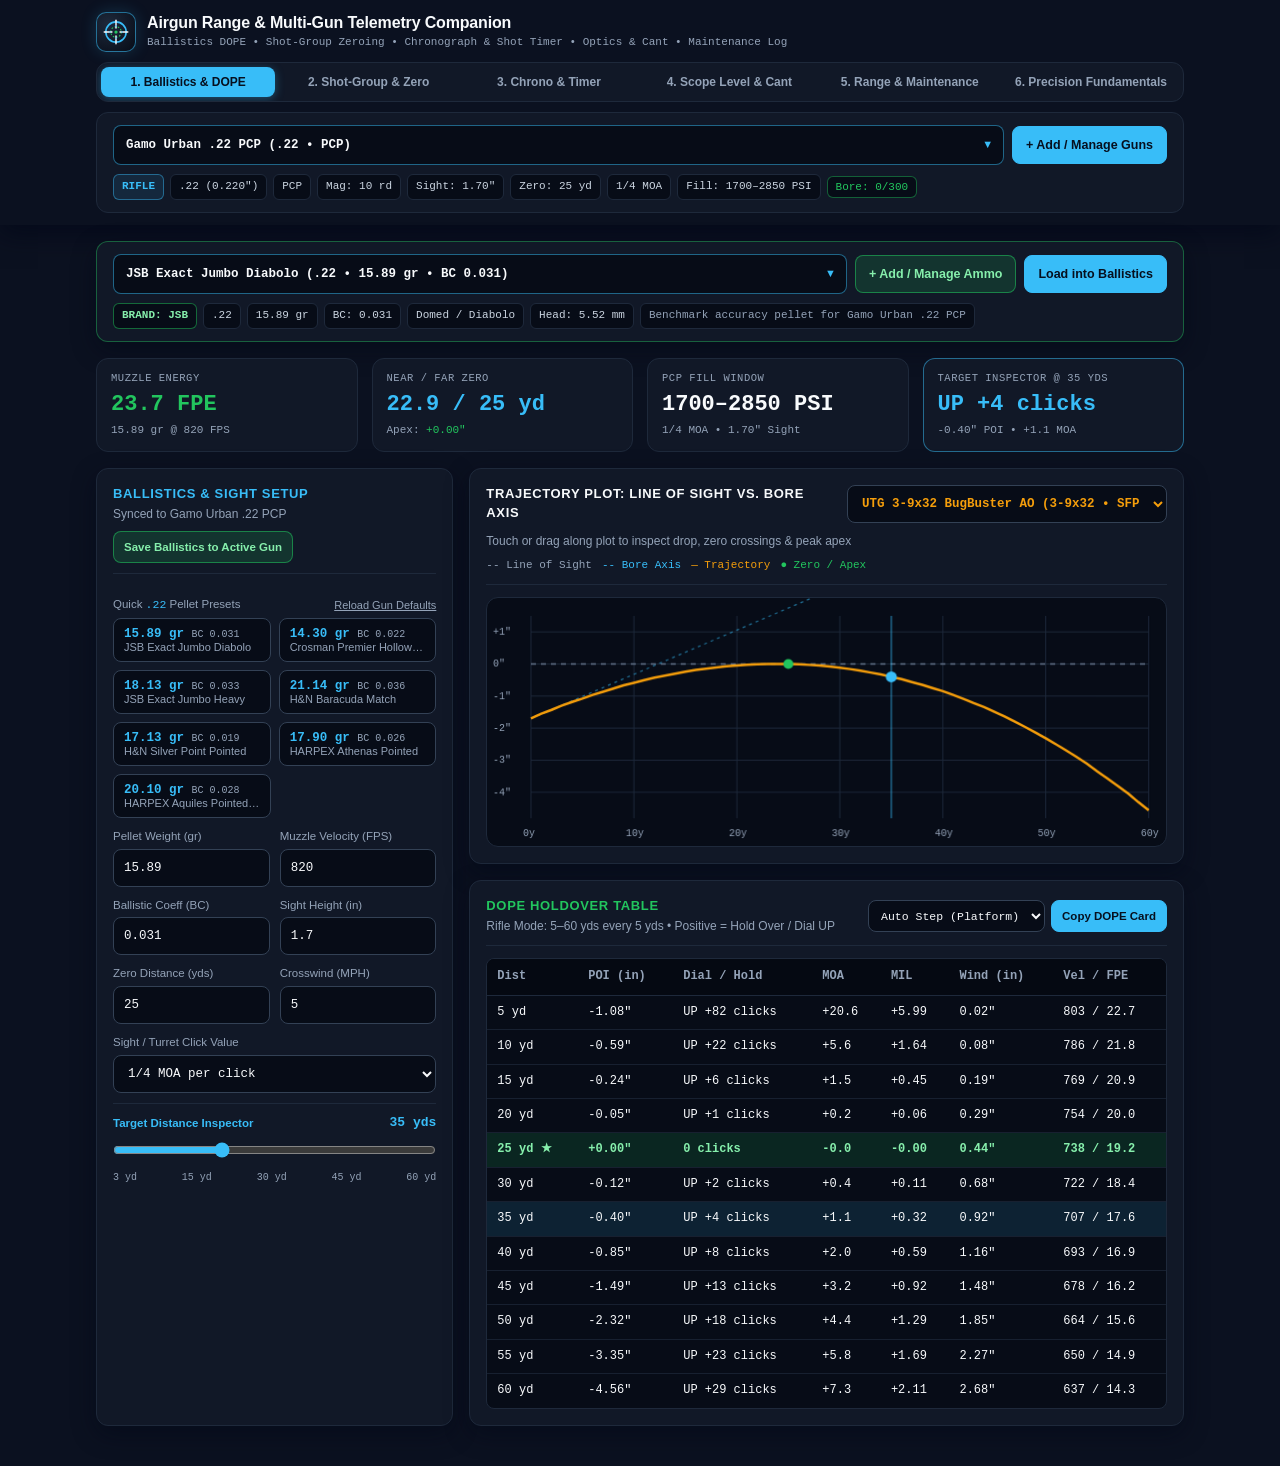
<file: index.html>
<!DOCTYPE html>
<html lang="en">
<head>
  <meta charset="UTF-8" />
  <meta name="viewport" content="width=device-width, initial-scale=1.0, maximum-scale=5.0" />
  <title>Airgun Range &amp; Multi-Gun Telemetry Companion</title>
  <style>
    /* =========================================================================
       1. DESIGN TOKENS & PURE VANILLA CSS FOUNDATION (ZERO EXTERNAL CDNS)
       ========================================================================= */
    :root {
      --bg-deep: #0b1120;
      --bg-card: #111827;
      --bg-card-elevated: #162033;
      --bg-inset: #070c17;
      --border-subtle: #1e293b;
      --border-strong: #334155;
      --text-main: #f8fafc;
      --text-secondary: #cbd5e1;
      --text-muted: #94a3b8;
      --accent-sky: #38bdf8;
      --accent-emerald: #22c55e;
      --accent-amber: #f59e0b;
      --accent-amber-hover: #fbbf24;
      --accent-rose: #f43f5e;
      --font-sans: -apple-system, BlinkMacSystemFont, "Segoe UI", Roboto, Oxygen, Ubuntu, Cantarell, "Helvetica Neue", sans-serif;
      --font-mono: ui-monospace, SFMono-Regular, Menlo, Monaco, Consolas, "Liberation Mono", "Courier New", monospace;
      --radius-sm: 8px;
      --radius-md: 12px;
      --radius-lg: 16px;
      --shadow-card: 0 8px 24px rgba(2, 6, 23, 0.45);
    }

    *, *::before, *::after {
      box-sizing: border-box;
      margin: 0;
      padding: 0;
    }

    html, body {
      background-color: #0b1120;
      color: var(--text-main);
      font-family: var(--font-sans);
      line-height: 1.45;
      margin: 0;
      padding: 0;
      overflow-x: hidden;
      min-height: 100vh;
      -webkit-tap-highlight-color: transparent;
    }

    .mono {
      font-family: var(--font-mono);
      font-variant-numeric: tabular-nums;
    }

    .hidden {
      display: none !important;
    }

    /* Custom Scrollbars */
    ::-webkit-scrollbar {
      width: 6px;
      height: 6px;
    }
    ::-webkit-scrollbar-track {
      background: var(--bg-deep);
    }
    ::-webkit-scrollbar-thumb {
      background: var(--border-strong);
      border-radius: 999px;
    }

    /* =========================================================================
       2. UNIFIED STICKY TOP CHROME & ALIGNED GARAGE CARD
       ========================================================================= */
    .app-shell {
      display: flex;
      flex-direction: column;
      min-height: 100vh;
      background: #0b1120;
    }

    .sticky-top-chrome {
      background: #0b1120;
      border-bottom: none;
      box-shadow: 0 8px 24px rgba(2, 6, 23, 0.65);
    }

    .sticky-top-inner {
      max-width: 1120px;
      width: 100%;
      margin: 0 auto;
      padding: 12px 16px;
      display: flex;
      flex-direction: column;
      gap: 10px;
    }

    .header-top-row {
      display: flex;
      align-items: center;
      justify-content: space-between;
      gap: 12px;
    }

    .header-brand {
      display: flex;
      align-items: center;
      gap: 11px;
      min-width: 0;
    }

    .brand-logo {
      width: 40px;
      height: 40px;
      border-radius: 10px;
      background: radial-gradient(circle at 30% 30%, #1e293b 0%, #070c17 100%);
      border: 1px solid rgba(56, 189, 248, 0.55);
      box-shadow: 0 0 16px rgba(56, 189, 248, 0.18);
      display: flex;
      align-items: center;
      justify-content: center;
      flex-shrink: 0;
    }

    .brand-title {
      font-size: 16px;
      font-weight: 800;
      letter-spacing: -0.01em;
      color: var(--text-main);
      line-height: 1.2;
    }

    .brand-subtitle {
      font-family: var(--font-mono);
      font-size: 11px;
      color: var(--text-muted);
      margin-top: 2px;
      white-space: nowrap;
      overflow: hidden;
      text-overflow: ellipsis;
    }

    /* 5-Tab Navigation Strip Inside Sticky Top Inner */
    .primary-nav {
      display: flex;
      align-items: center;
      gap: 6px;
      background: #111827;
      padding: 4px;
      border-radius: var(--radius-md);
      border: 1px solid #1e293b;
      overflow-x: auto;
      scrollbar-width: none;
    }

    .primary-nav::-webkit-scrollbar {
      display: none;
    }

    .nav-btn {
      flex: 1;
      border: none;
      background: transparent;
      color: var(--text-muted);
      font-family: var(--font-sans);
      font-size: 12px;
      font-weight: 600;
      padding: 8px 12px;
      border-radius: var(--radius-sm);
      cursor: pointer;
      transition: all 0.15s ease;
      white-space: nowrap;
      text-align: center;
    }

    .nav-btn:hover {
      color: var(--text-main);
      background: rgba(56, 189, 248, 0.08);
    }

    .nav-btn.active {
      background: var(--accent-sky);
      color: #06101f;
      font-weight: 700;
      box-shadow: 0 2px 10px rgba(56, 189, 248, 0.35);
    }

    /* Contained Rounded Active Airgun Garage Card (Flush with 1120px inner container) */
    .garage-bar {
      background: #111827;
      border: 1px solid #1e293b;
      border-radius: 12px;
      padding: 12px 16px;
      display: flex;
      flex-direction: column;
      gap: 9px;
    }

    .garage-top-row {
      display: flex;
      flex-wrap: wrap;
      align-items: center;
      justify-content: space-between;
      gap: 10px;
    }

    .garage-selector-group {
      display: flex;
      align-items: center;
      gap: 8px;
      flex: 1;
      min-width: 240px;
    }

    .garage-select-wrap {
      position: relative;
      flex: 1;
      min-width: 0;
    }

    .garage-select {
      width: 100%;
      min-height: 40px;
      padding: 7px 32px 7px 12px;
      border-radius: var(--radius-sm);
      background: var(--bg-inset);
      border: 1px solid rgba(56, 189, 248, 0.5);
      color: var(--text-main);
      font-family: var(--font-mono);
      font-size: 12.5px;
      font-weight: 600;
      cursor: pointer;
      appearance: none;
      text-overflow: ellipsis;
    }

    .garage-select:focus {
      outline: 2px solid var(--accent-sky);
      outline-offset: 1px;
    }

    .garage-select-arrow {
      position: absolute;
      right: 11px;
      top: 50%;
      transform: translateY(-50%);
      pointer-events: none;
      color: var(--accent-sky);
      font-size: 11px;
    }

    .garage-badges {
      display: flex;
      flex-wrap: wrap;
      align-items: center;
      gap: 6px;
    }

    .spec-badge {
      display: inline-flex;
      align-items: center;
      gap: 5px;
      padding: 4px 8px;
      border-radius: 6px;
      background: var(--bg-inset);
      border: 1px solid #1e293b;
      font-family: var(--font-mono);
      font-size: 11px;
      color: var(--text-secondary);
      white-space: nowrap;
    }

    .spec-badge.platform-rifle {
      border-color: rgba(56, 189, 248, 0.45);
      color: var(--accent-sky);
      background: rgba(56, 189, 248, 0.1);
      font-weight: 700;
    }

    .spec-badge.platform-pistol {
      border-color: rgba(34, 197, 94, 0.5);
      color: var(--accent-emerald);
      background: rgba(34, 197, 94, 0.1);
      font-weight: 700;
    }

    .spec-badge.bore-alert {
      cursor: pointer;
      border-color: rgba(34, 197, 94, 0.45);
      color: var(--accent-emerald);
    }

    .spec-badge.bore-alert.due {
      border-color: rgba(244, 63, 94, 0.7);
      color: #fda4af;
      background: rgba(244, 63, 94, 0.14);
    }

    /* Compact Mobile Styles for Sticky Top Chrome */
    @media (max-width: 640px) {
      .sticky-top-inner {
        padding: 8px 10px;
        gap: 6px;
      }
      .brand-logo {
        width: 32px;
        height: 32px;
      }
      .brand-logo svg {
        width: 20px;
        height: 20px;
      }
      .brand-title {
        font-size: 13.5px;
      }
      .brand-subtitle {
        font-size: 9.5px;
      }
      .primary-nav {
        padding: 3px;
        gap: 4px;
      }
      .nav-btn {
        font-size: 11px;
        padding: 6px 9px;
      }
      .garage-bar {
        padding: 8px 10px;
        gap: 6px;
      }
      .garage-select {
        min-height: 34px;
        font-size: 11.5px;
        padding: 5px 26px 5px 9px;
      }
      .garage-manage-btn {
        min-height: 34px !important;
        padding: 5px 10px !important;
        font-size: 11.5px !important;
      }
      .spec-badge {
        font-size: 10px;
        padding: 2px 6px;
      }
    }

    /* =========================================================================
       3. MAIN CONTENT CONTAINER (ALIGNED 1120PX WITH STICKY TOP INNER)
       ========================================================================= */
    .main-content {
      flex: 1;
      max-width: 1120px;
      width: 100%;
      margin: 0 auto;
      padding: 16px 16px 40px 16px;
    }

    @media (max-width: 640px) {
      .main-content {
        padding: 12px 10px 32px 10px;
      }
    }

    .stack-md {
      display: flex;
      flex-direction: column;
      gap: 16px;
    }

    .stack-sm {
      display: flex;
      flex-direction: column;
      gap: 10px;
    }

    .card {
      background: #111827;
      border: 1px solid #1e293b;
      border-radius: 12px;
      padding: 16px;
      box-shadow: var(--shadow-card);
    }

    .card-header {
      display: flex;
      flex-wrap: wrap;
      align-items: center;
      justify-content: space-between;
      gap: 8px;
      padding-bottom: 10px;
      margin-bottom: 12px;
      border-bottom: 1px solid #1e293b;
    }

    .card-title {
      font-size: 13px;
      font-weight: 700;
      text-transform: uppercase;
      letter-spacing: 0.05em;
      color: var(--accent-sky);
    }

    .card-title.emerald { color: var(--accent-emerald); }
    .card-title.amber { color: var(--accent-amber); }
    .card-title.white { color: var(--text-main); }

    .card-subtitle {
      font-size: 12px;
      color: var(--text-muted);
      margin-top: 2px;
    }

    /* Responsive Grids */
    .kpi-grid-4 {
      display: grid;
      grid-template-columns: repeat(2, 1fr);
      gap: 10px;
    }
    @media (min-width: 768px) {
      .kpi-grid-4 {
        grid-template-columns: repeat(4, 1fr);
        gap: 14px;
      }
    }

    .kpi-grid-6 {
      display: grid;
      grid-template-columns: repeat(2, 1fr);
      gap: 10px;
    }
    @media (min-width: 640px) {
      .kpi-grid-6 {
        grid-template-columns: repeat(3, 1fr);
      }
    }
    @media (min-width: 960px) {
      .kpi-grid-6 {
        grid-template-columns: repeat(6, 1fr);
      }
    }

    .split-layout {
      display: grid;
      grid-template-columns: 1fr;
      gap: 16px;
    }
    @media (min-width: 920px) {
      .split-layout.ratio-4-8 {
        grid-template-columns: 4fr 8fr;
      }
      .split-layout.ratio-5-7 {
        grid-template-columns: 5fr 7fr;
      }
      .split-layout.ratio-6-6 {
        grid-template-columns: 1fr 1fr;
      }
    }

    .kpi-box {
      background: #111827;
      border: 1px solid #1e293b;
      border-radius: 12px;
      padding: 12px 14px;
    }

    .kpi-box.highlight-sky {
      border-color: rgba(56, 189, 248, 0.5);
    }

    .kpi-label {
      font-family: var(--font-mono);
      font-size: 10.5px;
      text-transform: uppercase;
      letter-spacing: 0.05em;
      color: var(--text-muted);
    }

    .kpi-val {
      font-family: var(--font-mono);
      font-size: 20px;
      font-weight: 700;
      margin-top: 3px;
      color: var(--text-main);
    }
    @media (min-width: 640px) {
      .kpi-val { font-size: 22px; }
    }

    .kpi-sub {
      font-family: var(--font-mono);
      font-size: 11px;
      color: var(--text-muted);
      margin-top: 2px;
    }

    /* Buttons */
    .btn {
      display: inline-flex;
      align-items: center;
      justify-content: center;
      gap: 6px;
      min-height: 38px;
      padding: 7px 13px;
      border-radius: var(--radius-sm);
      font-family: var(--font-sans);
      font-size: 12.5px;
      font-weight: 600;
      border: 1px solid var(--border-strong);
      background: var(--bg-inset);
      color: var(--text-main);
      cursor: pointer;
      transition: all 0.15s ease;
      text-decoration: none;
      user-select: none;
    }

    .btn:hover {
      border-color: var(--accent-sky);
      background: #0f172a;
    }

    .btn:active {
      transform: translateY(1px);
    }

    .btn-sky {
      background: var(--accent-sky);
      border-color: var(--accent-sky);
      color: #06101f;
      font-weight: 700;
    }
    .btn-sky:hover {
      background: #7dd3fc;
      border-color: #7dd3fc;
    }

    .btn-emerald {
      background: rgba(34, 197, 94, 0.16);
      border-color: rgba(34, 197, 94, 0.55);
      color: #86efac;
    }
    .btn-emerald:hover {
      background: rgba(34, 197, 94, 0.26);
      border-color: var(--accent-emerald);
    }

    .btn-amber {
      background: rgba(245, 158, 11, 0.15);
      border-color: rgba(245, 158, 11, 0.55);
      color: #fcd34d;
    }
    .btn-amber:hover {
      background: rgba(245, 158, 11, 0.25);
      border-color: var(--accent-amber);
    }

    .btn-danger {
      background: rgba(244, 63, 94, 0.12);
      border-color: rgba(244, 63, 94, 0.45);
      color: #fda4af;
    }
    .btn-danger:hover {
      background: rgba(244, 63, 94, 0.24);
      border-color: var(--accent-rose);
    }

    .btn-sm {
      min-height: 32px;
      padding: 5px 10px;
      font-size: 11.5px;
    }

    .btn-full {
      width: 100%;
    }

    /* Forms */
    .form-grid-2 {
      display: grid;
      grid-template-columns: 1fr 1fr;
      gap: 10px;
    }

    .form-grid-3 {
      display: grid;
      grid-template-columns: repeat(3, 1fr);
      gap: 8px;
    }

    .field-group {
      display: flex;
      flex-direction: column;
      gap: 4px;
    }

    .field-label {
      font-size: 11.5px;
      font-weight: 500;
      color: var(--text-muted);
    }

    .input, .select, .textarea {
      width: 100%;
      min-height: 38px;
      padding: 7px 10px;
      border-radius: var(--radius-sm);
      background: var(--bg-inset);
      border: 1px solid var(--border-strong);
      color: var(--text-main);
      font-family: var(--font-mono);
      font-size: 12.5px;
    }

    .textarea {
      min-height: 62px;
      resize: vertical;
    }

    .input:focus, .select:focus, .textarea:focus {
      outline: none;
      border-color: var(--accent-sky);
      box-shadow: 0 0 0 2px rgba(56, 189, 248, 0.2);
    }

    input[type="range"] {
      width: 100%;
      accent-color: var(--accent-sky);
      height: 28px;
      cursor: pointer;
    }

    /* Pellet Preset Chips */
    .preset-grid {
      display: grid;
      grid-template-columns: repeat(auto-fit, minmax(115px, 1fr));
      gap: 8px;
    }

    .preset-chip {
      text-align: left;
      padding: 8px 10px;
      border-radius: var(--radius-sm);
      background: var(--bg-inset);
      border: 1px solid var(--border-strong);
      color: var(--text-main);
      cursor: pointer;
      transition: all 0.15s ease;
    }

    .preset-chip:hover {
      border-color: var(--accent-sky);
      background: #0f172a;
    }

    .preset-chip-wt {
      font-family: var(--font-mono);
      font-size: 12.5px;
      font-weight: 700;
      color: var(--accent-sky);
    }

    .preset-chip-name {
      font-size: 11px;
      color: var(--text-muted);
      white-space: nowrap;
      overflow: hidden;
      text-overflow: ellipsis;
    }

    /* Tables */
    .table-wrap {
      width: 100%;
      overflow-x: auto;
      border-radius: var(--radius-sm);
      border: 1px solid #1e293b;
      background: var(--bg-inset);
    }

    table {
      width: 100%;
      border-collapse: collapse;
      font-family: var(--font-mono);
      font-size: 12px;
      font-variant-numeric: tabular-nums;
      text-align: left;
    }

    th {
      padding: 9px 10px;
      background: #050912;
      color: var(--text-muted);
      font-weight: 600;
      border-bottom: 1px solid #1e293b;
      white-space: nowrap;
    }

    td {
      padding: 8px 10px;
      border-bottom: 1px solid rgba(30, 41, 59, 0.7);
      white-space: nowrap;
    }

    tr:last-child td {
      border-bottom: none;
    }

    tr:hover td {
      background: rgba(255, 255, 255, 0.03);
    }

    tr.row-zero td {
      background: rgba(34, 197, 94, 0.14);
      color: #86efac;
      font-weight: 700;
    }

    tr.row-selected td {
      background: rgba(56, 189, 248, 0.12);
    }

    /* Canvas Containers */
    .canvas-box {
      width: 100%;
      background: var(--bg-inset);
      border: 1px solid #1e293b;
      border-radius: var(--radius-md);
      position: relative;
      overflow: hidden;
    }

    canvas {
      display: block;
      width: 100%;
      height: 100%;
      touch-action: none;
    }

    /* Step Mode Cards (Target Analyzer) */
    .step-btn {
      width: 100%;
      display: flex;
      align-items: center;
      justify-content: space-between;
      gap: 10px;
      padding: 10px 12px;
      border-radius: var(--radius-sm);
      background: var(--bg-inset);
      border: 1px solid var(--border-strong);
      color: var(--text-secondary);
      text-align: left;
      cursor: pointer;
      transition: all 0.15s ease;
    }

    .step-btn.active {
      background: rgba(56, 189, 248, 0.14);
      border-color: var(--accent-sky);
      color: var(--text-main);
    }

    .step-badge {
      font-family: var(--font-mono);
      font-size: 11px;
      padding: 3px 8px;
      border-radius: 6px;
      background: var(--bg-deep);
      color: var(--accent-sky);
      white-space: nowrap;
    }

    /* Sub-tabs & Segmented Controls */
    .seg-control {
      display: inline-flex;
      background: #111827;
      padding: 4px;
      border-radius: var(--radius-md);
      border: 1px solid #1e293b;
      gap: 4px;
      flex-wrap: wrap;
    }

    .seg-btn {
      padding: 8px 14px;
      border: none;
      border-radius: var(--radius-sm);
      background: transparent;
      color: var(--text-muted);
      font-size: 12px;
      font-weight: 700;
      cursor: pointer;
    }

    .seg-btn.active {
      background: var(--accent-sky);
      color: #06101f;
    }

    /* Spirit Bubble Vial */
    .vial-track {
      position: relative;
      width: 100%;
      max-width: 420px;
      height: 52px;
      margin: 12px auto;
      border-radius: 999px;
      background: var(--bg-inset);
      border: 2px solid var(--border-strong);
      display: flex;
      align-items: center;
      justify-content: center;
      overflow: hidden;
      box-shadow: inset 0 3px 12px rgba(0, 0, 0, 0.75);
    }

    .vial-mark-left, .vial-mark-right {
      position: absolute;
      top: 0;
      bottom: 0;
      width: 2px;
      background: rgba(56, 189, 248, 0.75);
      z-index: 2;
    }
    .vial-mark-left { left: calc(50% - 22px); }
    .vial-mark-right { left: calc(50% + 22px); }

    .vial-center-line {
      position: absolute;
      top: 0;
      bottom: 0;
      left: 50%;
      width: 1px;
      background: rgba(148, 163, 184, 0.35);
      z-index: 2;
    }

    .vial-bubble {
      width: 36px;
      height: 36px;
      border-radius: 50%;
      background: var(--accent-emerald);
      box-shadow: 0 0 18px rgba(34, 197, 94, 0.75);
      transition: transform 0.08s linear, background-color 0.15s ease;
    }

    /* Progress Bars */
    .progress-track {
      width: 100%;
      height: 12px;
      border-radius: 999px;
      background: var(--bg-inset);
      border: 1px solid #1e293b;
      overflow: hidden;
      position: relative;
    }

    .progress-fill {
      height: 100%;
      background: var(--accent-emerald);
      transition: width 0.25s ease, background-color 0.2s ease;
    }

    /* =========================================================================
       4. HIGH-Z-INDEX MODALS (GARAGE & SCOPE DATABASE MANAGERS)
       ========================================================================= */
    .modal-backdrop {
      position: fixed;
      inset: 0;
      background: rgba(2, 6, 23, 0.85);
      backdrop-filter: blur(4px);
      z-index: 1000;
      display: flex;
      align-items: center;
      justify-content: center;
      padding: 12px;
      overflow-y: auto;
    }

    .modal-panel {
      background: #111827;
      border: 1px solid var(--border-strong);
      border-radius: var(--radius-lg);
      width: 100%;
      max-width: 980px;
      max-height: 92vh;
      display: flex;
      flex-direction: column;
      box-shadow: 0 24px 60px rgba(0, 0, 0, 0.75);
      overflow: hidden;
    }

    .modal-header {
      padding: 14px 18px;
      background: var(--bg-inset);
      border-bottom: 1px solid #1e293b;
      display: flex;
      align-items: center;
      justify-content: space-between;
      gap: 10px;
    }

    .modal-body {
      padding: 16px 18px;
      overflow-y: auto;
      display: grid;
      grid-template-columns: 1fr;
      gap: 18px;
    }

    @media (min-width: 860px) {
      .modal-body {
        grid-template-columns: 5fr 7fr;
      }
    }

    .gun-list-card {
      padding: 11px 12px;
      border-radius: var(--radius-sm);
      background: var(--bg-inset);
      border: 1px solid var(--border-strong);
      display: flex;
      flex-direction: column;
      gap: 8px;
    }

    .gun-list-card.is-active {
      border-color: var(--accent-sky);
      background: rgba(56, 189, 248, 0.08);
    }

    .gun-list-actions {
      display: flex;
      flex-wrap: wrap;
      gap: 6px;
    }

    /* Toast Notifications */
    .toast-stack {
      position: fixed;
      top: 14px;
      right: 14px;
      left: 14px;
      z-index: 1100;
      display: flex;
      flex-direction: column;
      align-items: flex-end;
      gap: 8px;
      pointer-events: none;
    }

    .toast-item {
      pointer-events: auto;
      max-width: 400px;
      width: 100%;
      padding: 11px 14px;
      border-radius: var(--radius-sm);
      background: #070c17;
      border: 1px solid var(--accent-sky);
      color: var(--text-main);
      font-size: 12.5px;
      font-weight: 500;
      box-shadow: 0 12px 30px rgba(0, 0, 0, 0.65);
      transition: opacity 0.25s ease, transform 0.25s ease;
    }

    .toast-item.success { border-color: var(--accent-emerald); color: #86efac; }
    .toast-item.error { border-color: var(--accent-rose); color: #fda4af; }
    .toast-item.sky { border-color: var(--accent-sky); color: #7dd3fc; }

    /* Scope Database Bar on Level & Cant Tab */
    .scope-bar-card {
      background: #111827;
      border: 1px solid rgba(56, 189, 248, 0.4);
      border-radius: 12px;
      padding: 12px 16px;
      box-shadow: var(--shadow-card);
      display: flex;
      flex-direction: column;
      gap: 9px;
    }

    /* Ammo & Pellet Database Bar on Ballistics Tab */
    .ammo-bar-card {
      background: #111827;
      border: 1px solid rgba(34, 197, 94, 0.42);
      border-radius: 12px;
      padding: 12px 16px;
      box-shadow: var(--shadow-card);
      display: flex;
      flex-direction: column;
      gap: 9px;
    }

    /* Text Accent Helpers */
    .text-sky { color: var(--accent-sky); }
    .text-emerald { color: var(--accent-emerald); }
    .text-amber { color: var(--accent-amber); }
    .text-rose { color: var(--accent-rose); }
    .text-muted { color: var(--text-muted); }
  </style>
</head>
<body>
  <!-- Toast Notification Stack -->
  <div id="toast-stack" class="toast-stack" aria-live="polite"></div>

  <div class="app-shell">
    <!-- =====================================================================
         1. UNIFIED STICKY TOP CHROME & ALIGNED GARAGE CARD
         ===================================================================== -->
    <header class="sticky-top-chrome">
      <div class="sticky-top-inner">
        <!-- Brand Crosshair Reticle Logo & Title -->
        <div class="header-top-row">
          <div class="header-brand">
            <div class="brand-logo" aria-hidden="true">
              <svg width="26" height="26" viewBox="0 0 32 32" fill="none" xmlns="http://www.w3.org/2000/svg">
                <circle cx="16" cy="16" r="12.5" stroke="#38bdf8" stroke-width="2" />
                <circle cx="16" cy="16" r="6.5" stroke="#22c55e" stroke-width="1.25" stroke-dasharray="2 2" />
                <line x1="16" y1="1.5" x2="16" y2="11" stroke="#f8fafc" stroke-width="1.75" stroke-linecap="round" />
                <line x1="16" y1="21" x2="16" y2="30.5" stroke="#f8fafc" stroke-width="1.75" stroke-linecap="round" />
                <line x1="1.5" y1="16" x2="11" y2="16" stroke="#f8fafc" stroke-width="1.75" stroke-linecap="round" />
                <line x1="21" y1="16" x2="30.5" y2="16" stroke="#f8fafc" stroke-width="1.75" stroke-linecap="round" />
                <circle cx="16" cy="8.5" r="1" fill="#38bdf8" />
                <circle cx="16" cy="23.5" r="1" fill="#38bdf8" />
                <circle cx="8.5" cy="16" r="1" fill="#38bdf8" />
                <circle cx="23.5" cy="16" r="1" fill="#38bdf8" />
                <circle cx="16" cy="16" r="2" fill="#22c55e" />
              </svg>
            </div>
            <div style="min-width:0;">
              <h1 class="brand-title">Airgun Range &amp; Multi-Gun Telemetry Companion</h1>
              <div class="brand-subtitle">Ballistics DOPE • Shot-Group Zeroing • Chronograph &amp; Shot Timer • Optics &amp; Cant • Maintenance Log</div>
            </div>
          </div>
        </div>

        <!-- 5-Tab Navigation Bar -->
        <nav class="primary-nav" aria-label="Primary Telemetry Tabs">
          <button type="button" class="nav-btn active" data-tab="ballistics" onclick="switchTab('ballistics')">1. Ballistics &amp; DOPE</button>
          <button type="button" class="nav-btn" data-tab="target" onclick="switchTab('target')">2. Shot-Group &amp; Zero</button>
          <button type="button" class="nav-btn" data-tab="chrono" onclick="switchTab('chrono')">3. Chrono &amp; Timer</button>
          <button type="button" class="nav-btn" data-tab="level" onclick="switchTab('level')">4. Scope Level &amp; Cant</button>
          <button type="button" class="nav-btn" data-tab="logbook" onclick="switchTab('logbook')">5. Range &amp; Maintenance</button>
          <button type="button" class="nav-btn" data-tab="precision" onclick="switchTab('precision')">6. Precision Fundamentals</button>
        </nav>

        <!-- Contained Rounded Active Airgun Garage Card (Flush with 1120px inner container) -->
        <div class="garage-bar">
          <div class="garage-top-row">
            <div class="garage-selector-group">
              <div class="garage-select-wrap">
                <select id="active-gun-select" class="garage-select" aria-label="Select Active Airgun" onchange="selectActiveGun(this.value)"></select>
                <span class="garage-select-arrow" aria-hidden="true">▼</span>
              </div>
              <button type="button" class="btn btn-sky garage-manage-btn" onclick="openGarageModal()">
                + Add / Manage Guns
              </button>
            </div>
          </div>

          <!-- Live Active Gun Telemetry Pills -->
          <div class="garage-badges" id="garage-spec-badges"></div>
        </div>
      </div>
    </header>

    <!-- =====================================================================
         MAIN CONTENT AREA (6 SYNCHRONIZED TELEMETRY MODULES)
         ===================================================================== -->
    <main class="main-content">

      <!-- ===================================================================
           TAB 1: BALLISTICS & DOPE SOLVER
           =================================================================== -->
      <section id="tab-ballistics" class="tab-panel stack-md">
        <!-- Active Ammo & Pellet Brand Database Bar -->
        <div class="ammo-bar-card">
          <div class="garage-top-row">
            <div class="garage-selector-group">
              <div class="garage-select-wrap">
                <select id="active-ammo-select" class="garage-select" aria-label="Select Active Pellet or Slug Brand" onchange="selectActiveAmmo(this.value)"></select>
                <span class="garage-select-arrow" aria-hidden="true">▼</span>
              </div>
              <button type="button" class="btn btn-emerald" onclick="openAmmoModal()">
                + Add / Manage Ammo
              </button>
              <button type="button" class="btn btn-sky" onclick="applyActiveAmmoToBallistics()">
                Load into Ballistics
              </button>
            </div>
          </div>
          <div class="garage-badges" id="ammo-spec-badges"></div>
        </div>

        <!-- KPI Telemetry Strip -->
        <div class="kpi-grid-4">
          <div class="kpi-box">
            <div class="kpi-label">Muzzle Energy</div>
            <div id="bal-kpi-fpe" class="kpi-val text-emerald">23.7 FPE</div>
            <div id="bal-kpi-fpe-sub" class="kpi-sub">15.89 gr @ 820 FPS</div>
          </div>
          <div class="kpi-box">
            <div class="kpi-label">Near / Far Zero</div>
            <div id="bal-kpi-zeros" class="kpi-val text-sky">11.8 / 25 yd</div>
            <div class="kpi-sub">Apex: <span id="bal-kpi-apex" class="text-emerald">+0.36"</span></div>
          </div>
          <div class="kpi-box">
            <div id="bal-kpi-power-label" class="kpi-label">PCP Fill Window</div>
            <div id="bal-kpi-power-val" class="kpi-val">1700–2850 PSI</div>
            <div id="bal-kpi-power-sub" class="kpi-sub">1/4 MOA • 1.70" Sight</div>
          </div>
          <div class="kpi-box highlight-sky">
            <div class="kpi-label">Target Inspector @ <span id="bal-kpi-range-lbl">35</span> Yds</div>
            <div id="bal-kpi-dial" class="kpi-val text-sky">UP +10 clicks</div>
            <div id="bal-kpi-dial-sub" class="kpi-sub">-0.91" POI • +2.5 MOA</div>
          </div>
        </div>

        <div class="split-layout ratio-4-8">
          <!-- Left Column: Inputs & Caliber-Specific Quick Pellet Presets -->
          <div class="card stack-sm">
            <div class="card-header">
              <div>
                <h2 class="card-title">Ballistics &amp; Sight Setup</h2>
                <div id="bal-active-gun-subtitle" class="card-subtitle">Synced to Gamo Urban .22 PCP</div>
              </div>
              <button type="button" class="btn btn-sm btn-emerald" onclick="saveBallisticsBackToGun()">
                Save Ballistics to Active Gun
              </button>
            </div>

            <!-- Caliber-Specific Pellet Presets -->
            <div class="field-group">
              <div style="display:flex; justify-content:space-between; align-items:center;">
                <span class="field-label">Quick <span id="bal-caliber-preset-lbl" class="text-sky mono">.22</span> Pellet Presets</span>
                <button type="button" style="background:none;border:none;color:var(--text-muted);font-size:11px;text-decoration:underline;cursor:pointer;" onclick="reloadActiveGunDefaults()">
                  Reload Gun Defaults
                </button>
              </div>
              <div id="bal-pellet-presets" class="preset-grid"></div>
            </div>

            <!-- Editable Ballistics Inputs -->
            <div class="form-grid-2">
              <div class="field-group">
                <label class="field-label" for="bal-weight">Pellet Weight (gr)</label>
                <input id="bal-weight" class="input" type="number" step="0.01" min="2" max="300" />
              </div>
              <div class="field-group">
                <label class="field-label" for="bal-fps">Muzzle Velocity (FPS)</label>
                <input id="bal-fps" class="input" type="number" step="1" min="150" max="1600" />
              </div>
              <div class="field-group">
                <label class="field-label" for="bal-bc">Ballistic Coeff (BC)</label>
                <input id="bal-bc" class="input" type="number" step="0.001" min="0.005" max="0.250" />
              </div>
              <div class="field-group">
                <label class="field-label" for="bal-sight-h">Sight Height (in)</label>
                <input id="bal-sight-h" class="input" type="number" step="0.05" min="0.2" max="5.0" />
              </div>
              <div class="field-group">
                <label class="field-label" for="bal-zero">Zero Distance (yds)</label>
                <input id="bal-zero" class="input" type="number" step="1" min="3" max="150" />
              </div>
              <div class="field-group">
                <label class="field-label" for="bal-wind">Crosswind (MPH)</label>
                <input id="bal-wind" class="input" type="number" step="1" min="0" max="45" />
              </div>
            </div>

            <div class="field-group">
              <label class="field-label" for="bal-turret">Sight / Turret Click Value</label>
              <select id="bal-turret" class="select">
                <option value="0.25_MOA">1/4 MOA per click</option>
                <option value="0.125_MOA">1/8 MOA per click</option>
                <option value="0.1_MIL">0.1 MIL (1/10 MRAD) per click</option>
                <option value="FIXED">Fixed / Iron Sights (Holdover Only)</option>
              </select>
            </div>

            <!-- Custom Range Inspector Slider -->
            <div style="border-top: 1px solid #1e293b; padding-top: 10px;">
              <div style="display:flex; justify-content:space-between; align-items:center; margin-bottom:4px;">
                <label class="field-label text-sky" for="bal-custom-range" style="font-weight:700;">Target Distance Inspector</label>
                <span id="bal-custom-range-val" class="mono text-sky" style="font-size:13px; font-weight:700;">35 yds</span>
              </div>
              <input id="bal-custom-range" type="range" min="3" max="60" step="1" value="35" />
              <div class="mono text-muted" style="display:flex; justify-content:space-between; font-size:10px;">
                <span>3 yd</span>
                <span>15 yd</span>
                <span>30 yd</span>
                <span>45 yd</span>
                <span>60 yd</span>
              </div>
            </div>
          </div>

          <!-- Right Column: Trajectory Canvas + DOPE Holdover Table -->
          <div class="stack-md">
            <div class="card">
              <div class="card-header">
                <div style="display:flex; align-items:center; justify-content:space-between; flex-wrap:wrap; gap:8px; width:100%;">
                  <h3 class="card-title white" style="margin:0; flex:1;">Trajectory Plot: Line of Sight vs. Bore Axis</h3>
                  <select id="ballistics-scope-select" class="select" style="min-width:200px; max-width:320px; font-weight:600; color:#f59e0b;" aria-label="Select Scope for Ballistics" onchange="selectActiveScope(this.value)"></select>
                </div>
                <div class="card-subtitle" style="margin-top:2px;">Touch or drag along plot to inspect drop, zero crossings & peak apex</div>
                <div class="mono" style="display:flex; flex-wrap:wrap; gap:10px; font-size:11px;">
                  <span class="text-muted">-- Line of Sight</span>
                  <span class="text-sky">-- Bore Axis</span>
                  <span class="text-amber">― Trajectory</span>
                  <span class="text-emerald">● Zero / Apex</span>
                </div>
              </div>
              <div class="canvas-box" style="height: 250px;">
                <canvas id="trajectory-canvas"></canvas>
              </div>
            </div>

            <div class="card">
              <div class="card-header">
                <div>
                  <h3 class="card-title emerald">DOPE Holdover Table</h3>
                  <div id="dope-platform-hint" class="card-subtitle">Rifle Mode: 5–60 yds every 5 yds • Positive = Hold Over / Dial UP</div>
                </div>
                <div style="display:flex; flex-wrap:wrap; gap:6px; align-items:center;">
                  <select id="dope-step-select" class="select" style="min-height:32px; padding:4px 8px; font-size:11.5px; width:auto;" onchange="renderBallisticsOutputs()">
                    <option value="auto">Auto Step (Platform)</option>
                    <option value="2">Every 2 yds</option>
                    <option value="3">Every 3 yds</option>
                    <option value="5">Every 5 yds</option>
                    <option value="10">Every 10 yds</option>
                  </select>
                  <button type="button" class="btn btn-sm btn-sky" onclick="copyDopeCard()">Copy DOPE Card</button>
                </div>
              </div>
              <div class="table-wrap">
                <table>
                  <thead>
                    <tr>
                      <th>Dist</th>
                      <th>POI (in)</th>
                      <th>Dial / Hold</th>
                      <th>MOA</th>
                      <th>MIL</th>
                      <th>Wind (in)</th>
                      <th>Vel / FPE</th>
                    </tr>
                  </thead>
                  <tbody id="dope-table-body"></tbody>
                </table>
              </div>
            </div>
          </div>
        </div>
      </section>

      <!-- ===================================================================
           TAB 2: PHOTO SHOT-GROUP & ZERO ANALYZER
           =================================================================== -->
      <section id="tab-target" class="tab-panel hidden">
        <div class="split-layout ratio-5-7">
          <!-- Left Controls -->
          <div class="stack-md">
            <div class="card stack-sm">
              <div class="card-header">
                <div>
                  <h2 class="card-title">1. Target Image &amp; Reference Scale</h2>
                  <div id="tgt-active-cal-badge" class="card-subtitle">Calibrated for .22 (0.220" / 5.59mm) bore</div>
                </div>
              </div>

              <!-- Camera Input, File Upload, Sample Generator -->
              <div style="display:grid; grid-template-columns: 1fr 1fr; gap:8px;">
                <label class="btn btn-sky" style="cursor:pointer;">
                  <span>Camera Capture</span>
                  <input id="tgt-camera-input" type="file" accept="image/*" capture="environment" class="hidden" />
                </label>
                <label class="btn" style="cursor:pointer;">
                  <span>Upload Image</span>
                  <input id="tgt-file-input" type="file" accept="image/*" class="hidden" />
                </label>
              </div>
              <button type="button" class="btn btn-emerald btn-full" onclick="loadSampleTarget()">
                Load Sample Target (Active Bore Scaled)
              </button>

              <!-- Quick Reference Size Presets -->
              <div style="display:flex; flex-wrap:wrap; gap:6px; padding-top:4px;">
                <button type="button" class="btn btn-sm" onclick="setRefPreset(1.00, 'in')">1.00" Grid</button>
                <button type="button" class="btn btn-sm" onclick="setRefPreset(0.955, 'in')">0.955" US Quarter</button>
                <button type="button" class="btn btn-sm" onclick="setRefPreset(10, 'mm')">10mm Grid</button>
              </div>

              <div class="form-grid-3">
                <div class="field-group">
                  <label class="field-label" for="tgt-ref-size">Ref Size</label>
                  <input id="tgt-ref-size" class="input" type="number" step="0.001" min="0.1" max="500" value="1.00" />
                </div>
                <div class="field-group">
                  <label class="field-label" for="tgt-ref-unit">Unit</label>
                  <select id="tgt-ref-unit" class="select">
                    <option value="in">Inches (in)</option>
                    <option value="mm">Millimeters (mm)</option>
                  </select>
                </div>
                <div class="field-group">
                  <label class="field-label" for="tgt-distance">Dist (yds)</label>
                  <input id="tgt-distance" class="input" type="number" step="1" min="3" max="150" value="25" />
                </div>
              </div>
            </div>

            <!-- Interactive Marking Mode -->
            <div class="card stack-sm">
              <div class="card-header">
                <h2 class="card-title emerald">2. Interactive Canvas Workflow</h2>
              </div>

              <button type="button" id="step-btn-scale" class="step-btn active" onclick="setTargetMode('scale')">
                <div>
                  <div style="font-size:12.5px; font-weight:700;">Step 1: 2-Point Scale Calibration</div>
                  <div class="text-muted" style="font-size:11px;">Tap two ends of your known grid square or coin</div>
                </div>
                <span id="badge-tgt-scale" class="step-badge">0/2 pts</span>
              </button>

              <button type="button" id="step-btn-poa" class="step-btn" onclick="setTargetMode('poa')">
                <div>
                  <div style="font-size:12.5px; font-weight:700;">Step 2: Point of Aim (POA) Marker</div>
                  <div class="text-muted" style="font-size:11px;">Mark the bullseye center where sights were held</div>
                </div>
                <span id="badge-tgt-poa" class="step-badge">Unset</span>
              </button>

              <button type="button" id="step-btn-holes" class="step-btn" onclick="setTargetMode('holes')">
                <div>
                  <div style="font-size:12.5px; font-weight:700;">Step 3: Shot Placement Clicks</div>
                  <div id="tgt-hole-step-desc" class="text-muted" style="font-size:11px;">Draws true-to-scale .22 rings with shot numbers</div>
                </div>
                <span id="badge-tgt-holes" class="step-badge">0 shots</span>
              </button>

              <div class="form-grid-3">
                <button type="button" class="btn btn-sm" onclick="undoLastHole()">Undo Shot</button>
                <button type="button" class="btn btn-sm btn-danger" onclick="clearTargetHoles()">Clear Shots</button>
                <button type="button" class="btn btn-sm" onclick="resetTargetCalibration()">Reset Cal</button>
              </div>
            </div>

            <!-- Live Group & Zero Telemetry -->
            <div class="card stack-sm">
              <div class="card-header">
                <h2 class="card-title white">3. Group Size &amp; Zeroing Corrections</h2>
                <button type="button" class="btn btn-sm btn-emerald" onclick="saveGroupToActiveGunLog()">
                  Save Group to Log →
                </button>
              </div>

              <div class="form-grid-2">
                <div class="kpi-box" style="background:var(--bg-inset);">
                  <div class="kpi-label">Center-to-Center (CTC)</div>
                  <div id="grp-ctc-in" class="kpi-val text-sky">-- in</div>
                  <div id="grp-ctc-mm" class="kpi-sub">-- mm</div>
                </div>
                <div class="kpi-box" style="background:var(--bg-inset);">
                  <div class="kpi-label">MOA &amp; Mean Radius</div>
                  <div id="grp-moa" class="kpi-val text-emerald">-- MOA</div>
                  <div id="grp-mr" class="kpi-sub">MR: -- in</div>
                </div>
              </div>

              <div style="background:var(--bg-inset); border:1px solid rgba(56,189,248,0.45); border-radius:var(--radius-sm); padding:12px;" class="mono stack-sm">
                <div style="display:flex; justify-content:space-between; font-size:12px;">
                  <span class="text-muted">POI Offset from POA:</span>
                  <span id="grp-poi-offset" style="font-weight:700;">--</span>
                </div>
                <div style="display:flex; justify-content:space-between; align-items:center; border-top:1px solid #1e293b; padding-top:8px;">
                  <span class="text-sky" style="font-size:11.5px; font-weight:700;">TURRET CORRECTION:</span>
                  <span id="grp-turret-adj" class="text-emerald" style="font-size:13px; font-weight:700;">Mark POA &amp; Holes</span>
                </div>
              </div>

              <button type="button" class="btn btn-sky btn-full" onclick="exportAnnotatedTargetPng()">
                Export Annotated Target PNG
              </button>
            </div>
          </div>

          <!-- Right Column: Interactive Target Canvas -->
          <div class="card" style="display:flex; flex-direction:column;">
            <div class="card-header">
              <div>
                <h3 class="card-title white">Interactive Shot-Group Analyzer Canvas</h3>
                <div id="tgt-instruction-text" class="text-sky" style="font-size:12px; font-weight:600; margin-top:2px;">
                  Tap two points on your known 1.00" reference grid or coin.
                </div>
              </div>
              <span id="tgt-scale-readout" class="spec-badge">Scale: Uncalibrated</span>
            </div>
            <div class="canvas-box" style="flex:1; min-height:420px;">
              <canvas id="target-canvas" style="cursor:crosshair;"></canvas>
            </div>
          </div>
        </div>
      </section>

      <!-- ===================================================================
           TAB 3: CHRONOGRAPH & ACOUSTIC SHOT TIMER
           =================================================================== -->
      <section id="tab-chrono" class="tab-panel hidden stack-md">
        <div class="seg-control">
          <button type="button" id="seg-chrono-curve" class="seg-btn active" onclick="switchChronoSub('curve')">
            A. Chronograph String &amp; Curve Analyzer
          </button>
          <button type="button" id="seg-chrono-timer" class="seg-btn" onclick="switchChronoSub('timer')">
            B. Web Audio Acoustic Shot Timer
          </button>
        </div>

        <!-- SUB-TAB A: CHRONOGRAPH -->
        <div id="panel-chrono-curve" class="stack-md">
          <div class="kpi-grid-6">
            <div class="kpi-box">
              <div class="kpi-label">Avg Velocity</div>
              <div id="chr-stat-avg" class="kpi-val text-sky">-- FPS</div>
              <div id="chr-stat-count-sub" class="kpi-sub">0 shots</div>
            </div>
            <div class="kpi-box">
              <div class="kpi-label">Min / Max FPS</div>
              <div id="chr-stat-minmax" class="kpi-val" style="font-size:17px;">-- / --</div>
            </div>
            <div class="kpi-box">
              <div class="kpi-label">Extreme Spread</div>
              <div id="chr-stat-es" class="kpi-val text-amber">-- FPS</div>
            </div>
            <div class="kpi-box">
              <div class="kpi-label">Std Dev (SD)</div>
              <div id="chr-stat-sd" class="kpi-val text-sky">-- FPS</div>
            </div>
            <div class="kpi-box">
              <div class="kpi-label">Avg Energy</div>
              <div id="chr-stat-fpe" class="kpi-val text-emerald">-- FPE</div>
            </div>
            <div class="kpi-box">
              <div class="kpi-label">Max Energy</div>
              <div id="chr-stat-max-fpe" class="kpi-val text-emerald">-- FPE</div>
            </div>
          </div>

          <div class="split-layout ratio-4-8">
            <div class="card stack-sm">
              <div class="card-header">
                <div>
                  <h3 class="card-title">Velocity String Entry</h3>
                  <div id="chr-powerplant-hint" class="card-subtitle">PCP Bell-Curve Mode</div>
                </div>
                <button type="button" class="btn btn-sm btn-emerald" onclick="loadSampleChronoString()">
                  Load Sample String
                </button>
              </div>

              <form onsubmit="addSingleChronoShot(event)" class="stack-sm">
                <div class="form-grid-2">
                  <div class="field-group">
                    <label class="field-label" for="chr-inp-fps">Velocity (FPS)*</label>
                    <input id="chr-inp-fps" class="input" type="number" step="0.1" min="100" max="1600" placeholder="822" required />
                  </div>
                  <div class="field-group">
                    <label class="field-label" for="chr-inp-psi">Gauge PSI (opt)</label>
                    <input id="chr-inp-psi" class="input" type="number" step="10" min="200" max="4500" placeholder="2600" />
                  </div>
                </div>
                <button type="submit" class="btn btn-sky btn-full">+ Add Shot to String</button>
              </form>

              <div class="field-group" style="border-top:1px solid #1e293b; padding-top:10px;">
                <label class="field-label" for="chr-bulk-text">Bulk Paste FPS Readings</label>
                <textarea id="chr-bulk-text" class="textarea" placeholder="805, 812, 819, 825, 830, 828..."></textarea>
                <div style="display:flex; gap:8px;">
                  <button type="button" class="btn btn-full" onclick="importBulkChrono()">Import List</button>
                  <button type="button" class="btn btn-danger" onclick="clearChronoShots()">Clear</button>
                </div>
              </div>

              <button type="button" class="btn btn-emerald btn-full" onclick="applyChronoAvgToBallistics()">
                Sync Avg FPS to Ballistics &amp; Gun →
              </button>
            </div>

            <div class="stack-md">
              <div class="card">
                <div class="card-header">
                  <div>
                    <h3 class="card-title white">Velocity Curve &amp; ±1 SD Sweet-Spot Band</h3>
                    <div class="card-subtitle">Shaded emerald zone highlights ±1 Standard Deviation consistency window</div>
                  </div>
                  <span id="chr-hover-info" class="spec-badge text-sky">String Telemetry</span>
                </div>
                <div class="canvas-box" style="height:245px;">
                  <canvas id="chrono-canvas"></canvas>
                </div>
              </div>

              <div class="card">
                <div class="card-header">
                  <h4 class="card-title white" style="font-size:12px;">Recorded Shots (Tap to Remove)</h4>
                </div>
                <div id="chr-chips-wrap" style="display:flex; flex-wrap:wrap; gap:6px; max-height:130px; overflow-y:auto;"></div>
              </div>
            </div>
          </div>
        </div>

        <!-- SUB-TAB B: ACOUSTIC SHOT TIMER -->
        <div id="panel-chrono-timer" class="hidden split-layout ratio-5-7">
          <div class="card stack-sm">
            <div class="card-header">
              <div>
                <h3 class="card-title">Web Audio Acoustic Shot Timer</h3>
                <div class="card-subtitle">Mic threshold trigger, echo lockout, random start delay, par timer &amp; tap fallback</div>
              </div>
            </div>

            <div style="background:var(--bg-inset); border:1px solid #1e293b; border-radius:var(--radius-md); padding:18px; text-align:center;">
              <div id="tmr-status" class="mono text-muted" style="font-size:11px; letter-spacing:0.1em; text-transform:uppercase;">STANDBY</div>
              <div id="tmr-clock" class="mono text-emerald" style="font-size:44px; font-weight:700; margin:4px 0;">00.00s</div>
              <div class="mono text-muted" style="display:flex; justify-content:space-between; font-size:10px; margin-bottom:4px;">
                <span>MIC AMPLITUDE</span>
                <span id="tmr-mic-pct">0%</span>
              </div>
              <div class="progress-track">
                <div id="tmr-mic-bar" class="progress-fill" style="width:0%;"></div>
                <div id="tmr-thresh-line" style="position:absolute; top:0; bottom:0; left:35%; width:2px; background:var(--accent-sky);"></div>
              </div>
            </div>

            <div class="form-grid-2">
              <button type="button" class="btn btn-sky" onclick="startShotTimer(true)">
                Start (1.5–4.0s Delay)
              </button>
              <button type="button" class="btn" onclick="stopShotTimer()">
                Stop / Reset
              </button>
            </div>

            <button type="button" class="btn btn-emerald btn-full" style="min-height:48px; font-size:13.5px;" onclick="manualTapShot()">
              + Manual Tap Shot (Fallback / Silent Dry-Fire)
            </button>

            <div class="stack-sm" style="border-top:1px solid #1e293b; padding-top:10px;">
              <div>
                <div style="display:flex; justify-content:space-between; font-size:12px;">
                  <span class="text-muted">Mic Sensitivity Threshold</span>
                  <span id="tmr-lbl-thresh" class="mono text-sky">35%</span>
                </div>
                <input id="tmr-inp-thresh" type="range" min="5" max="95" value="35" />
              </div>

              <div>
                <div style="display:flex; justify-content:space-between; font-size:12px;">
                  <span class="text-muted">Trap-Echo Dead-Time Lockout</span>
                  <span id="tmr-lbl-dead" class="mono text-sky">450 ms</span>
                </div>
                <input id="tmr-inp-dead" type="range" min="150" max="1500" step="25" value="450" />
              </div>

              <div class="field-group">
                <label class="field-label" for="tmr-inp-par">Par Timer Alert Tone (seconds, 0 = off)</label>
                <input id="tmr-inp-par" class="input" type="number" step="0.5" min="0" max="120" value="15.0" />
              </div>
            </div>
          </div>

          <div class="card" style="display:flex; flex-direction:column;">
            <div class="card-header">
              <div>
                <h3 class="card-title white">Shot Split Telemetry</h3>
                <div class="card-subtitle">First-shot reaction &amp; bolt/magazine cycling intervals</div>
              </div>
              <span id="tmr-total-badge" class="spec-badge text-emerald">0 Shots</span>
            </div>
            <div class="table-wrap" style="flex:1;">
              <table>
                <thead>
                  <tr>
                    <th>Shot #</th>
                    <th>Total Elapsed</th>
                    <th>Split Interval</th>
                    <th>Par Status</th>
                  </tr>
                </thead>
                <tbody id="tmr-splits-body">
                  <tr>
                    <td colspan="4" class="text-muted" style="text-align:center; padding:28px;">
                      Press "Start (1.5–4.0s Delay)" or tap "+ Manual Tap Shot" to log splits.
                    </td>
                  </tr>
                </tbody>
              </table>
            </div>
          </div>
        </div>
      </section>

      <!-- ===================================================================
           TAB 4: SCOPE LEVEL & CANT ERROR SIMULATOR
           =================================================================== -->
      <section id="tab-level" class="tab-panel hidden stack-md">
        <!-- Top Active Scope & Optics Bar -->
        <div class="scope-bar-card">
          <div class="garage-top-row">
            <div class="garage-selector-group">
              <div class="garage-select-wrap">
                <select id="active-scope-select" class="garage-select" aria-label="Select Active Scope or Optic" onchange="selectActiveScope(this.value)"></select>
                <span class="garage-select-arrow" aria-hidden="true">▼</span>
              </div>
              <button type="button" class="btn btn-sky" onclick="openScopeModal()">
                + Add / Manage Scopes
              </button>
              <button type="button" class="btn btn-emerald" onclick="applyActiveScopeToBallisticsAndGun()">
                Sync Scope to Gun
              </button>
            </div>
          </div>
          <div class="garage-badges" id="scope-spec-badges"></div>
        </div>

        <div class="split-layout ratio-6-6">
          <!-- Spirit Bubble Level -->
          <div class="card stack-sm">
            <div class="card-header">
              <div>
                <h2 class="card-title">Live Spirit Bubble Level</h2>
                <div class="card-subtitle">DeviceOrientation gyroscope or manual -10° to +10° tilt slider</div>
              </div>
              <button type="button" id="btn-gyro-enable" class="btn btn-sm btn-sky" onclick="enableGyroscope()">
                Activate Gyroscope
              </button>
            </div>

            <div style="background:var(--bg-inset); border:1px solid #1e293b; border-radius:var(--radius-md); padding:16px; text-align:center;">
              <span id="lvl-lock-badge" class="spec-badge" style="border-color:rgba(34,197,94,0.6); color:var(--accent-emerald); font-weight:700;">
                PLUMB LOCKED (±0.5°)
              </span>
              <div id="lvl-deg-readout" class="mono text-emerald" style="font-size:44px; font-weight:700; margin-top:6px;">
                0.0°
              </div>

              <div class="vial-track">
                <div class="vial-mark-left"></div>
                <div class="vial-center-line"></div>
                <div class="vial-mark-right"></div>
                <div id="lvl-bubble" class="vial-bubble"></div>
              </div>

              <div style="display:flex; justify-content:center; gap:10px; margin-top:10px;">
                <button type="button" class="btn btn-sm btn-sky" onclick="tareSpiritLevel()">Zero / Tare Scope Offset</button>
                <button type="button" class="btn btn-sm" onclick="resetSpiritLevel()">Reset 0.0°</button>
              </div>

              <div id="lvl-iframe-note" class="text-muted" style="font-size:11px; margin-top:10px; line-height:1.4;">
                Sensor Notice: Embedded iframe frames (such as Google Sites) or desktop browsers may block hardware gyroscope events—use the manual tilt slider below if sensor data is restricted.
              </div>
            </div>

            <div>
              <div style="display:flex; justify-content:space-between; font-size:12px;">
                <span class="text-muted">Manual Cant Tilt Slider (-10° to +10°)</span>
                <span id="lvl-sim-val" class="mono text-sky">0.0°</span>
              </div>
              <input id="lvl-sim-slider" type="range" min="-10" max="10" step="0.1" value="0" />
              <div class="mono text-muted" style="display:flex; justify-content:space-between; font-size:10px;">
                <span>-10° Left</span>
                <span>0° Plumb</span>
                <span>+10° Right</span>
              </div>
            </div>
          </div>

          <!-- Visual Cant Reticle Preview & Horizontal POI Drift Calculator -->
          <div class="card stack-sm">
            <div class="card-header">
              <div>
                <h2 class="card-title emerald">Visual Cant Reticle &amp; POI Drift</h2>
                <div id="cant-gun-context" class="card-subtitle">Uses active gun sight height &amp; trajectory</div>
              </div>
            </div>

            <!-- Visual Cant Reticle Preview Canvas -->
            <div class="canvas-box" style="height: 195px;">
              <canvas id="cant-reticle-canvas"></canvas>
            </div>

            <div class="form-grid-2">
              <div class="field-group">
                <label class="field-label" for="cant-inp-deg">Cant Angle (degrees)</label>
                <input id="cant-inp-deg" class="input" type="number" step="0.1" min="-30" max="30" value="0.0" />
              </div>
              <div class="field-group">
                <label class="field-label" for="cant-inp-yds">Target Range (yards)</label>
                <input id="cant-inp-yds" class="input" type="number" step="1" min="3" max="150" value="35" />
              </div>
            </div>

            <div style="background:var(--bg-inset); border:1px solid #1e293b; border-radius:var(--radius-md); padding:12px;" class="mono stack-sm">
              <div style="display:flex; justify-content:space-between; font-size:12px;">
                <span class="text-muted">Total Gravitational Drop @ Range:</span>
                <span id="cant-out-drop" style="font-weight:700;">-- in</span>
              </div>
              <div style="display:flex; justify-content:space-between; align-items:center; border-top:1px solid #1e293b; padding-top:8px;">
                <span class="text-sky" style="font-size:12px; font-weight:700;">Horizontal POI Drift:</span>
                <span id="cant-out-horiz" class="text-sky" style="font-size:19px; font-weight:700;">0.00 in</span>
              </div>
              <div style="display:flex; justify-content:space-between; font-size:12px;">
                <span class="text-muted">Turret Click Error:</span>
                <span id="cant-out-clicks" class="text-emerald" style="font-weight:700;">0 clicks</span>
              </div>
              <div style="display:flex; justify-content:space-between; font-size:12px;">
                <span class="text-muted">Vertical Drop Shift:</span>
                <span id="cant-out-vert" class="text-secondary">0.00 in</span>
              </div>
            </div>
          </div>
        </div>
      </section>

      <!-- ===================================================================
           TAB 5: RANGE & MAINTENANCE LOG
           =================================================================== -->
      <section id="tab-logbook" class="tab-panel hidden stack-md">
        <!-- Independent Per-Gun Barrel Cleaning Tracker -->
        <div class="card">
          <div style="display:flex; flex-wrap:wrap; align-items:center; justify-content:space-between; gap:14px;">
            <div style="flex:1; min-width:260px;">
              <div style="display:flex; flex-wrap:wrap; justify-content:space-between; align-items:center; gap:6px;">
                <h2 class="card-title">Barrel Maintenance Counter: <span id="bore-gun-name" class="text-emerald">Gamo Urban .22 PCP</span></h2>
                <span id="bore-status-badge" class="mono text-emerald" style="font-size:11.5px; font-weight:700;">CLEAN &amp; SEASONED</span>
              </div>

              <div class="mono" style="display:flex; align-items:baseline; gap:8px; margin:8px 0;">
                <span id="bore-shots-val" style="font-size:28px; font-weight:700;">0</span>
                <span class="text-muted">/</span>
                <span id="bore-thresh-val" class="text-sky" style="font-size:16px; font-weight:700;">300</span>
                <span class="text-muted" style="font-size:12px;">shots since last barrel cleaning</span>
              </div>

              <div class="progress-track">
                <div id="bore-progress-fill" class="progress-fill" style="width:0%;"></div>
              </div>
            </div>

            <div style="display:flex; flex-wrap:wrap; align-items:center; gap:8px;">
              <button type="button" class="btn" onclick="incrementActiveGunBoreShots(1)">+1 Shot</button>
              <button type="button" id="btn-add-mag-shots" class="btn btn-sky" onclick="incrementActiveGunMag()">+10 Mag</button>
              <div style="display:inline-flex; gap:4px; align-items:center;">
                <input id="inp-custom-bore-add" class="input" type="number" min="1" max="500" value="25" style="width:70px; min-height:38px;" aria-label="Custom shots count" />
                <button type="button" class="btn" onclick="incrementActiveGunCustom()">+Add</button>
              </div>
              <button type="button" id="btn-reset-bore" class="btn btn-emerald" onclick="confirmResetActiveGunBore()">
                Reset Cleaning Counter
              </button>
            </div>
          </div>
        </div>

        <div class="split-layout ratio-4-8">
          <!-- Session & Group Entry Form -->
          <div class="card stack-sm">
            <div class="card-header">
              <div>
                <h3 class="card-title white">Log Range / Fill Session</h3>
                <div id="log-form-gun-lbl" class="card-subtitle">Logging for: Gamo Urban .22 PCP</div>
              </div>
            </div>

            <form onsubmit="submitRangeLogEntry(event)" class="stack-sm">
              <div class="form-grid-2">
                <div class="field-group">
                  <label class="field-label" for="log-inp-date">Date</label>
                  <input id="log-inp-date" class="input" type="date" required />
                </div>
                <div class="field-group">
                  <label class="field-label" for="log-inp-dist">Distance (yds)</label>
                  <input id="log-inp-dist" class="input" type="number" step="1" min="3" max="200" value="25" required />
                </div>
              </div>

              <div class="field-group">
                <label class="field-label" for="log-inp-ammo">Pellet / Slug Used</label>
                <input id="log-inp-ammo" class="input" type="text" required />
              </div>

              <div class="form-grid-2">
                <div class="field-group">
                  <label class="field-label" for="log-inp-psi-start">Fill Start PSI (opt)</label>
                  <input id="log-inp-psi-start" class="input" type="number" step="10" min="0" max="5000" placeholder="2850" />
                </div>
                <div class="field-group">
                  <label class="field-label" for="log-inp-psi-end">Fill End PSI (opt)</label>
                  <input id="log-inp-psi-end" class="input" type="number" step="10" min="0" max="5000" placeholder="1700" />
                </div>
              </div>

              <div class="form-grid-2">
                <div class="field-group">
                  <label class="field-label" for="log-inp-shots">Shots Fired</label>
                  <input id="log-inp-shots" class="input" type="number" step="1" min="1" value="30" required />
                </div>
                <div class="field-group">
                  <label class="field-label" for="log-inp-ctc">Group Size CTC (in)</label>
                  <input id="log-inp-ctc" class="input" type="number" step="0.001" min="0" placeholder="0.380" />
                </div>
              </div>

              <div class="field-group">
                <label class="field-label" for="log-inp-notes">Session &amp; Wind Notes</label>
                <input id="log-inp-notes" class="input" type="text" placeholder="Benchrest, calm wind, 3 rotary mags" />
              </div>

              <label style="display:flex; align-items:center; gap:8px; font-size:12px; color:var(--text-secondary); cursor:pointer;">
                <input id="log-chk-add-bore" type="checkbox" checked style="width:16px; height:16px; accent-color:var(--accent-sky);" />
                <span>Also add shots fired to this gun's barrel counter</span>
              </label>

              <button type="submit" class="btn btn-sky btn-full">Save Session to Logbook</button>
            </form>
          </div>

          <!-- Session Log Table & Full Garage JSON / CSV Backup -->
          <div class="card stack-sm" style="display:flex; flex-direction:column;">
            <div class="card-header">
              <div>
                <h3 class="card-title white">Session &amp; Group History</h3>
                <div id="log-stats-summary" class="card-subtitle">0 sessions logged</div>
              </div>

              <div style="display:flex; flex-wrap:wrap; gap:6px; align-items:center;">
                <select id="log-filter-select" class="select" style="min-height:32px; padding:4px 8px; font-size:11.5px; width:auto;" onchange="renderLogTable()">
                  <option value="active">Active Gun Only</option>
                  <option value="all">All Garage Guns</option>
                </select>
                <button type="button" class="btn btn-sm btn-sky" onclick="exportFullGarageJson()">Export Full Garage JSON</button>
                <label class="btn btn-sm btn-emerald" style="cursor:pointer;">
                  <span>Import Garage JSON</span>
                  <input id="import-garage-json" type="file" accept=".json,application/json" class="hidden" />
                </label>
                <button type="button" class="btn btn-sm" onclick="exportLogsCsv()">Export CSV</button>
              </div>
            </div>

            <div class="table-wrap" style="flex:1;">
              <table>
                <thead>
                  <tr>
                    <th>Date</th>
                    <th>Airgun</th>
                    <th>Pellet</th>
                    <th>Fill / Power</th>
                    <th>Dist</th>
                    <th>Group Size</th>
                    <th>Notes</th>
                    <th>Del</th>
                  </tr>
                </thead>
                <tbody id="log-table-body"></tbody>
              </table>
            </div>
          </div>
        </div>
      </section>

      <!-- ===================================================================
           TAB 6: PRECISION FUNDAMENTALS (AIRGUN SUB-MOA TO 100 YARDS)
           =================================================================== -->
      <section id="tab-precision" class="tab-panel hidden stack-md">
        <div class="card">
          <div class="card-header">
            <div>
              <h2 class="card-title white">Precision Fundamentals for Airguns</h2>
              <div class="card-subtitle">Sub-MOA principles adapted for air rifles and pistols out to 100 yards</div>
            </div>
          </div>
          <p class="text-secondary" style="font-size:13.5px; line-height:1.55; margin-bottom:12px;">
            These are practical, field-tested concepts drawn from widely known precision shooting principles and scaled to the distances and velocities typical of airguns. They are original explanations for airgun use and are not a substitute for formal training or manufacturer data.
          </p>
        </div>

        <div class="split-layout ratio-6-6">
          <div class="card stack-sm">
            <div class="card-header">
              <h3 class="card-title">What "Sub-MOA" Means at Airgun Ranges</h3>
            </div>
            <p class="text-secondary" style="font-size:13px; line-height:1.5;">
              One minute of angle (MOA) is approximately 1.047 inches at 100 yards. At 50 yards that same angular unit is half the linear size (~0.52"). At 25 yards it is roughly a quarter-inch. For most airguns the practical goal is a consistent group that is a fraction of an MOA at the distances you actually shoot—commonly 25 to 50 yards, occasionally out to 75–100 yards with high-power PCPs.
            </p>
            <div class="kpi-grid-4" style="margin-top:10px;">
              <div class="kpi-box">
                <div class="kpi-label">1 MOA @ 25 yd</div>
                <div class="kpi-val text-sky">~0.26"</div>
              </div>
              <div class="kpi-box">
                <div class="kpi-label">1 MOA @ 50 yd</div>
                <div class="kpi-val text-sky">~0.52"</div>
              </div>
              <div class="kpi-box">
                <div class="kpi-label">1 MOA @ 75 yd</div>
                <div class="kpi-val text-sky">~0.79"</div>
              </div>
              <div class="kpi-box">
                <div class="kpi-label">1 MOA @ 100 yd</div>
                <div class="kpi-val text-sky">~1.05"</div>
              </div>
            </div>
            <p class="text-muted" style="font-size:12px; margin-top:8px;">
              A 0.4" five-shot group at 50 yards is already under 1 MOA. At 25 yards the same angular precision is a much smaller physical group.
            </p>
          </div>

          <div class="card stack-sm">
            <div class="card-header">
              <h3 class="card-title emerald">Position and Hold Consistency</h3>
            </div>
            <ul class="text-secondary" style="font-size:13px; line-height:1.55; padding-left:18px; display:flex; flex-direction:column; gap:6px;">
              <li>Use the same body position every shot. Small changes in cheek weld, shoulder pressure, or hand placement move point of impact more than most shooters expect at airgun ranges.</li>
              <li>Support the forend consistently. Resting on different points of the stock or using different pressure changes how the gun recoils or settles.</li>
              <li>Follow through. Keep the sight picture after the shot so you can see where the pellet actually went relative to your hold.</li>
              <li>For PCPs, manage the fill pressure window. Shooting outside the flat part of the curve introduces velocity changes that open groups.</li>
            </ul>
          </div>
        </div>

        <div class="card stack-sm">
          <div class="card-header">
            <h3 class="card-title">Zeroing Strategy for 25-100 Yards</h3>
          </div>
          <div class="split-layout ratio-6-6">
            <div>
              <p class="text-secondary" style="font-size:13px; line-height:1.5; margin-bottom:8px;">
                Most airgun shooters zero at 25 or 30 yards. This creates a near and far zero with a small trajectory arc in between. Confirm both crossings with the DOPE table in the Ballistics tab rather than assuming a single zero works at every distance.
              </p>
              <ul class="text-secondary" style="font-size:13px; line-height:1.5; padding-left:18px; display:flex; flex-direction:column; gap:4px;">
                <li>Zero in calm conditions with a stable rest.</li>
                <li>Fire 5-shot groups, not single shots, before dialing.</li>
                <li>Record the exact fill pressure and pellet used when you zero.</li>
                <li>Re-confirm zero after cleaning the barrel or changing pellets.</li>
              </ul>
            </div>
            <div class="kpi-box" style="background:var(--bg-inset);">
              <div class="kpi-label">Practical Airgun Zero Workflow</div>
              <div class="stack-sm" style="margin-top:8px; font-size:12.5px; color:var(--text-secondary);">
                <div>1. Confirm scope is level (use Level and Cant tab)</div>
                <div>2. Shoot a 5-shot group at chosen zero distance</div>
                <div>3. Measure offset from point of aim</div>
                <div>4. Dial the correction and re-shoot to verify</div>
                <div>5. Save the session in the logbook with pellet and pressure</div>
              </div>
            </div>
          </div>
        </div>

        <div class="split-layout ratio-5-7">
          <div class="card stack-sm">
            <div class="card-header">
              <h3 class="card-title amber">Pellet and Velocity Consistency</h3>
            </div>
            <p class="text-secondary" style="font-size:13px; line-height:1.5;">
              Airguns are sensitive to pellet fit and velocity spread. A 10-15 FPS extreme spread that is acceptable in a centerfire rifle can open groups noticeably at 40-50 yards with a light pellet.
            </p>
            <ul class="text-secondary" style="font-size:13px; line-height:1.5; padding-left:18px; display:flex; flex-direction:column; gap:5px; margin-top:6px;">
              <li>Test 3-5 pellet brands in the same weight class. Small head-size differences change both velocity and point of impact.</li>
              <li>Use the Chronograph tab to measure average, extreme spread, and standard deviation before calling a pellet accurate.</li>
              <li>Stay inside the manufacturer's recommended fill range for PCPs. Velocity drop-off outside that window is a common source of vertical stringing.</li>
              <li>Keep the barrel clean on a consistent schedule. Leading or residue build-up shifts zero more than most shooters expect.</li>
            </ul>
          </div>

          <div class="card stack-sm">
            <div class="card-header">
              <h3 class="card-title">Environmental Factors at Short Range</h3>
            </div>
            <p class="text-secondary" style="font-size:13px; line-height:1.5;">
              Wind still matters at airgun distances, but the effect is smaller than at long range. A 5 mph crosswind can move a light .177 or .22 pellet several tenths of an inch at 40-50 yards. Light and mirage are less of an issue under 100 yards, but temperature swings affect springers and CO2 guns more than regulated PCPs.
            </p>
            <div class="table-wrap" style="margin-top:8px;">
              <table>
                <thead>
                  <tr>
                    <th>Factor</th>
                    <th>Typical Effect (Airgun)</th>
                    <th>What to Do</th>
                  </tr>
                </thead>
                <tbody>
                  <tr>
                    <td>Crosswind 5 mph</td>
                    <td>0.2-0.5" at 50 yd (light pellet)</td>
                    <td>Hold into wind or wait for calm</td>
                  </tr>
                  <tr>
                    <td>Fill pressure drop</td>
                    <td>Vertical stringing outside sweet spot</td>
                    <td>Stay in flat portion of curve</td>
                  </tr>
                  <tr>
                    <td>Temperature swing</td>
                    <td>Velocity change (springer/CO2)</td>
                    <td>Re-chrono and re-zero if large</td>
                  </tr>
                  <tr>
                    <td>Scope cant</td>
                    <td>Horizontal error that grows with range</td>
                    <td>Use Level and Cant tab to stay plumb</td>
                  </tr>
                </tbody>
              </table>
            </div>
          </div>
        </div>

        <div class="card stack-sm">
          <div class="card-header">
            <h3 class="card-title white">Practice Methods That Improve Groups</h3>
          </div>
          <div class="kpi-grid-4">
            <div class="kpi-box">
              <div class="kpi-label">Dry-Fire / Aiming</div>
              <div class="kpi-sub" style="margin-top:4px;">Practice the same hold and trigger press without pellets. Focus on keeping the reticle still through the break.</div>
            </div>
            <div class="kpi-box">
              <div class="kpi-label">5-Shot Groups</div>
              <div class="kpi-sub" style="margin-top:4px;">Always measure center-to-center, not extreme edge. Use the Shot-Group analyzer to quantify improvement over time.</div>
            </div>
            <div class="kpi-box">
              <div class="kpi-label">Distance Ladder</div>
              <div class="kpi-sub" style="margin-top:4px;">Shoot the same pellet at 20, 30, 40, and 50 yards. Record each group and the required hold or dial.</div>
            </div>
            <div class="kpi-box">
              <div class="kpi-label">Log Everything</div>
              <div class="kpi-sub" style="margin-top:4px;">Pellet, fill pressure, temperature, and group size. Patterns appear only after multiple sessions.</div>
            </div>
          </div>
          <p class="text-muted" style="font-size:12px; margin-top:10px;">
            Goal example: a repeating 0.35-0.45" five-shot group at 30 yards with a .22 PCP is strong practical accuracy. At 50 yards the same gun producing 0.6-0.8" groups is already performing at a high level for most airgun platforms.
          </p>
        </div>

        <div class="card">
          <div class="card-header">
            <h3 class="card-title">Common Errors That Open Groups</h3>
          </div>
          <div class="split-layout ratio-6-6">
            <ul class="text-secondary" style="font-size:13px; line-height:1.55; padding-left:18px; display:flex; flex-direction:column; gap:6px;">
              <li>Changing cheek weld or stock contact between shots.</li>
              <li>Shooting through the end of a PCP fill instead of topping up.</li>
              <li>Mixing pellet lots or brands without re-zeroing.</li>
              <li>Ignoring scope cant (even 1-2 degrees shows up at 40+ yards).</li>
              <li>Judging accuracy from one or two shots instead of consistent groups.</li>
            </ul>
            <div class="kpi-box" style="background:var(--bg-inset);">
              <div class="kpi-label">Quick Diagnostic</div>
              <div class="stack-sm" style="margin-top:6px; font-size:12.5px; color:var(--text-secondary);">
                <div>Vertical stringing → usually velocity variation or inconsistent hold</div>
                <div>Horizontal stringing → wind, cant, or inconsistent forend pressure</div>
                <div>Group walks over time → barrel fouling or temperature change</div>
                <div>One flyer per group → often a bad pellet or trigger jerk</div>
              </div>
            </div>
          </div>
        </div>

        <!-- Manufacturer Maintenance Procedures for Guns in Garage -->
        <div class="card stack-sm">
          <div class="card-header">
            <div>
              <h2 class="card-title emerald">Manufacturer Maintenance Procedures</h2>
              <div class="card-subtitle">Procedures aligned with manufacturer guidance for each gun currently in your garage</div>
            </div>
          </div>
          <p class="text-muted" style="font-size:12.5px; margin-bottom:10px;">
            Always follow the specific manual for your model. The steps below summarize common manufacturer recommendations by powerplant and known models. Never introduce petroleum-based lubricants into high-pressure PCP systems. When in doubt, consult the manufacturer or a qualified technician.
          </p>
          <div id="precision-maintenance-list" class="stack-md"></div>
        </div>
      </section>

    </main>
  </div>

  <!-- =========================================================================
       MULTI-GUN GARAGE MANAGER MODAL (z-index: 1000)
       ========================================================================= -->
  <div id="garage-modal" class="modal-backdrop hidden" role="dialog" aria-modal="true" aria-labelledby="garage-modal-title">
    <div class="modal-panel">
      <div class="modal-header">
        <div>
          <h2 id="garage-modal-title" class="card-title" style="font-size:15px;">Multi-Gun Garage Manager</h2>
          <div class="card-subtitle">Add, edit, duplicate, delete, or switch any air rifle or air pistol profile</div>
        </div>
        <div style="display:flex; gap:8px;">
          <button type="button" class="btn btn-sm btn-emerald" onclick="prepareNewGunForm()">+ New Airgun</button>
          <button type="button" class="btn btn-sm" onclick="closeGarageModal()">Close ✕</button>
        </div>
      </div>

      <div class="modal-body">
        <!-- Left Column: Saved Garage Profiles List -->
        <div class="stack-sm">
          <div style="display:flex; justify-content:space-between; align-items:center;">
            <span class="field-label" style="font-weight:700; color:var(--text-main);">Saved Garage Profiles (<span id="garage-count-lbl">6</span>)</span>
            <button type="button" class="btn btn-sm" style="min-height:28px; padding:3px 9px; font-size:11px;" onclick="restoreStarterProfiles()">
              Reset Defaults
            </button>
          </div>
          <div id="garage-modal-list" class="stack-sm" style="max-height:520px; overflow-y:auto; padding-right:2px;"></div>
        </div>

        <!-- Right Column: Add / Edit Airgun Form -->
        <form id="gun-crud-form" onsubmit="saveGunProfileForm(event)" class="stack-sm" style="background:var(--bg-inset); padding:14px; border-radius:var(--radius-md); border:1px solid #1e293b;">
          <div style="display:flex; justify-content:space-between; align-items:center; border-bottom:1px solid #1e293b; padding-bottom:8px;">
            <h3 id="gun-form-heading" class="card-title">Edit Airgun Profile</h3>
            <span id="gun-form-mode-badge" class="spec-badge text-sky">EDITING</span>
          </div>

          <input type="hidden" id="gf-id" />

          <div class="field-group">
            <label class="field-label" for="gf-name">Brand &amp; Model Name*</label>
            <input id="gf-name" class="input" type="text" placeholder="e.g., Gamo Urban .22 PCP or Benjamin Bulldog .357 PCP" required />
          </div>

          <div class="form-grid-2">
            <div class="field-group">
              <label class="field-label" for="gf-platform">Platform Type*</label>
              <select id="gf-platform" class="select">
                <option value="Rifle">Rifle</option>
                <option value="Pistol">Pistol</option>
              </select>
            </div>
            <div class="field-group">
              <label class="field-label" for="gf-powerplant">Powerplant*</label>
              <select id="gf-powerplant" class="select" onchange="togglePcpFieldsInForm()">
                <option value="PCP">PCP</option>
                <option value="Springer">Springer</option>
                <option value="CO2">CO2</option>
                <option value="Multi-Pump">Multi-Pump</option>
              </select>
            </div>
          </div>

          <div class="form-grid-3">
            <div class="field-group">
              <label class="field-label" for="gf-caliber">Caliber*</label>
              <select id="gf-caliber" class="select" onchange="onModalCaliberChange()">
                <option value=".177">.177</option>
                <option value=".20">.20</option>
                <option value=".22">.22</option>
                <option value=".25">.25</option>
                <option value=".30">.30</option>
                <option value=".357">.357</option>
              </select>
            </div>
            <div class="field-group">
              <label class="field-label" for="gf-bore">Bore Dia (in)*</label>
              <input id="gf-bore" class="input" type="number" step="0.001" min="0.100" max="0.550" value="0.220" required />
            </div>
            <div class="field-group">
              <label class="field-label" for="gf-mag">Mag Size*</label>
              <input id="gf-mag" class="input" type="number" min="1" max="1000" step="1" value="10" required />
            </div>
          </div>

          <div class="form-grid-3">
            <div class="field-group">
              <label class="field-label" for="gf-sight-h">Sight Height (in)*</label>
              <input id="gf-sight-h" class="input" type="number" step="0.05" min="0.2" max="5.0" value="1.70" required />
            </div>
            <div class="field-group">
              <label class="field-label" for="gf-zero">Zero Dist (yds)*</label>
              <input id="gf-zero" class="input" type="number" step="1" min="3" max="150" value="25" required />
            </div>
            <div class="field-group">
              <label class="field-label" for="gf-turret">Turret Clicks*</label>
              <select id="gf-turret" class="select">
                <option value="0.25_MOA">1/4 MOA</option>
                <option value="0.125_MOA">1/8 MOA</option>
                <option value="0.1_MIL">0.1 MIL</option>
                <option value="FIXED">Fixed / Iron Sights</option>
              </select>
            </div>
          </div>

          <div class="field-group">
            <label class="field-label" for="gf-ammo-name">Default Pellet / Slug Name*</label>
            <input id="gf-ammo-name" class="input" type="text" placeholder="JSB Exact Jumbo 15.89gr" required />
          </div>

          <div class="form-grid-3">
            <div class="field-group">
              <label class="field-label" for="gf-weight">Weight (gr)*</label>
              <input id="gf-weight" class="input" type="number" step="0.01" min="2" max="300" value="15.89" required />
            </div>
            <div class="field-group">
              <label class="field-label" for="gf-fps">Muzzle Vel (FPS)*</label>
              <input id="gf-fps" class="input" type="number" step="1" min="150" max="1600" value="820" required />
            </div>
            <div class="field-group">
              <label class="field-label" for="gf-bc">Ballistic Coeff*</label>
              <input id="gf-bc" class="input" type="number" step="0.001" min="0.005" max="0.250" value="0.031" required />
            </div>
          </div>

          <div class="form-grid-3">
            <div class="field-group">
              <label class="field-label" for="gf-clean-int">Clean Alert (shots)*</label>
              <input id="gf-clean-int" class="input" type="number" step="25" min="25" max="5000" value="300" required />
            </div>
            <div class="field-group pcp-only-field">
              <label class="field-label" for="gf-pcp-min">PCP Min Fill (PSI)</label>
              <input id="gf-pcp-min" class="input" type="number" step="50" min="500" max="4500" value="1700" />
            </div>
            <div class="field-group pcp-only-field">
              <label class="field-label" for="gf-pcp-max">PCP Max Fill (PSI)</label>
              <input id="gf-pcp-max" class="input" type="number" step="50" min="1000" max="5000" value="2850" />
            </div>
          </div>

          <div style="display:flex; flex-wrap:wrap; gap:8px; padding-top:6px;">
            <button type="submit" class="btn btn-sky" style="flex:1;">Save Airgun Profile</button>
            <button type="button" class="btn" onclick="prepareNewGunForm()">Clear / New</button>
          </div>
        </form>
      </div>
    </div>
  </div>

  <!-- =========================================================================
       MULTI-SCOPE & OPTICS DATABASE MANAGER MODAL (z-index: 1000)
       ========================================================================= -->
  <div id="scope-modal" class="modal-backdrop hidden" role="dialog" aria-modal="true" aria-labelledby="scope-modal-title">
    <div class="modal-panel">
      <div class="modal-header">
        <div>
          <h2 id="scope-modal-title" class="card-title" style="font-size:15px;">Multi-Scope &amp; Optics Database Manager</h2>
          <div class="card-subtitle">Add, edit, duplicate, delete, or switch airgun scopes and open sights</div>
        </div>
        <div style="display:flex; gap:8px;">
          <button type="button" class="btn btn-sm btn-emerald" onclick="prepareNewScopeForm()">+ New Scope</button>
          <button type="button" class="btn btn-sm" onclick="closeScopeModal()">Close ✕</button>
        </div>
      </div>

      <div class="modal-body">
        <!-- Left Column: Saved Optics List -->
        <div class="stack-sm">
          <div style="display:flex; justify-content:space-between; align-items:center;">
            <span class="field-label" style="font-weight:700; color:var(--text-main);">Saved Scopes &amp; Optics (<span id="scope-count-lbl">5</span>)</span>
            <button type="button" class="btn btn-sm" style="min-height:28px; padding:3px 9px; font-size:11px;" onclick="restoreStarterScopes()">
              Reset Defaults
            </button>
          </div>
          <div id="scope-modal-list" class="stack-sm" style="max-height:520px; overflow-y:auto; padding-right:2px;"></div>
        </div>

        <!-- Right Column: Add / Edit Scope Form -->
        <form id="scope-crud-form" onsubmit="saveScopeProfileForm(event)" class="stack-sm" style="background:var(--bg-inset); padding:14px; border-radius:var(--radius-md); border:1px solid #1e293b;">
          <div style="display:flex; justify-content:space-between; align-items:center; border-bottom:1px solid #1e293b; padding-bottom:8px;">
            <h3 id="scope-form-heading" class="card-title">Edit Scope Profile</h3>
            <span id="scope-form-mode-badge" class="spec-badge text-sky">EDITING</span>
          </div>

          <input type="hidden" id="sf-id" />

          <div class="field-group">
            <label class="field-label" for="sf-name">Scope / Optic Brand &amp; Model*</label>
            <input id="sf-name" class="input" type="text" placeholder="e.g., UTG 3-9x32 BugBuster AO" required />
          </div>

          <div class="form-grid-2">
            <div class="field-group">
              <label class="field-label" for="sf-type">Optic Type*</label>
              <select id="sf-type" class="select">
                <option value="Variable Scope">Variable Scope</option>
                <option value="Fixed Power Scope">Fixed Power Scope</option>
                <option value="Red Dot / Reflex">Red Dot / Reflex</option>
                <option value="Iron Sights">Iron Sights</option>
              </select>
            </div>
            <div class="field-group">
              <label class="field-label" for="sf-mag">Magnification / Size*</label>
              <input id="sf-mag" class="input" type="text" placeholder="e.g., 3-9x32" required />
            </div>
          </div>

          <div class="form-grid-3">
            <div class="field-group">
              <label class="field-label" for="sf-focal">Focal Plane*</label>
              <select id="sf-focal" class="select">
                <option value="SFP">SFP (Second Focal Plane)</option>
                <option value="FFP">FFP (First Focal Plane)</option>
                <option value="Fixed / 1x">Fixed / Non-Magnified</option>
              </select>
            </div>
            <div class="field-group">
              <label class="field-label" for="sf-cal-mag">True Subtension Mag</label>
              <input id="sf-cal-mag" class="input" type="number" step="0.5" min="1" max="60" value="9" />
            </div>
            <div class="field-group">
              <label class="field-label" for="sf-reticle">Reticle Type*</label>
              <select id="sf-reticle" class="select">
                <option value="Mil-Dot">Mil-Dot</option>
                <option value="MRAD Tree">MRAD Tree / Hash</option>
                <option value="MOA Hash">MOA Hash</option>
                <option value="Duplex / Crosshair">Duplex / Crosshair</option>
                <option value="Dot / Iron">Dot / Iron Notch</option>
              </select>
            </div>
          </div>

          <div class="form-grid-3">
            <div class="field-group">
              <label class="field-label" for="sf-turret">Turret Click Value*</label>
              <select id="sf-turret" class="select">
                <option value="0.25_MOA">1/4 MOA</option>
                <option value="0.125_MOA">1/8 MOA</option>
                <option value="0.1_MIL">0.1 MIL</option>
                <option value="FIXED">Fixed / Iron Sights</option>
              </select>
            </div>
            <div class="field-group">
              <label class="field-label" for="sf-sight-h">Centerline Height (in)*</label>
              <input id="sf-sight-h" class="input" type="number" step="0.05" min="0.2" max="5.0" value="1.70" required />
            </div>
            <div class="field-group">
              <label class="field-label" for="sf-parallax">Min Parallax (yds)*</label>
              <input id="sf-parallax" class="input" type="number" step="1" min="2" max="150" value="3" required />
            </div>
          </div>

          <div class="form-grid-2">
            <div class="field-group">
              <label class="field-label" for="sf-tube">Tube / Mount Spec</label>
              <select id="sf-tube" class="select">
                <option value="1 inch (25.4mm)">1 inch (25.4mm)</option>
                <option value="30mm">30mm</option>
                <option value="34mm">34mm</option>
                <option value="Dovetail / Picatinny">Dovetail / Picatinny Base</option>
              </select>
            </div>
            <div class="field-group">
              <label class="field-label" for="sf-notes">Ring &amp; Mount Notes</label>
              <input id="sf-notes" class="input" type="text" placeholder="11mm Dovetail Medium Rings, AO 3 yds" />
            </div>
          </div>

          <div style="display:flex; flex-wrap:wrap; gap:8px; padding-top:6px;">
            <button type="submit" class="btn btn-sky" style="flex:1;">Save Scope Profile</button>
            <button type="button" class="btn" onclick="prepareNewScopeForm()">Clear / New</button>
          </div>
        </form>
      </div>
    </div>
  </div>

  <!-- =========================================================================
       MULTI-AMMO & PELLET DATABASE MANAGER MODAL (z-index: 1000)
       ========================================================================= -->
  <div id="ammo-modal" class="modal-backdrop hidden" role="dialog" aria-modal="true" aria-labelledby="ammo-modal-title">
    <div class="modal-panel">
      <div class="modal-header">
        <div>
          <h2 id="ammo-modal-title" class="card-title emerald" style="font-size:15px;">Multi-Ammo &amp; Pellet Brand Database</h2>
          <div class="card-subtitle">Save pellet &amp; slug brands, grain weights, BCs, and head sizes for quick ammo swaps</div>
        </div>
        <div style="display:flex; gap:8px;">
          <button type="button" class="btn btn-sm btn-emerald" onclick="prepareNewAmmoForm()">+ New Ammo</button>
          <button type="button" class="btn btn-sm" onclick="closeAmmoModal()">Close ✕</button>
        </div>
      </div>

      <div class="modal-body">
        <!-- Left Column: Saved Pellet & Slug Brands List -->
        <div class="stack-sm">
          <div style="display:flex; flex-wrap:wrap; justify-content:space-between; align-items:center; gap:6px;">
            <span class="field-label" style="font-weight:700; color:var(--text-main);">Saved Ammo (<span id="ammo-count-lbl">14</span>)</span>
            <div style="display:flex; gap:6px; align-items:center;">
              <select id="ammo-modal-cal-filter" class="select" style="min-height:28px; padding:2px 8px; font-size:11px; width:auto;" onchange="renderAmmoModalList()">
                <option value="ALL">All Calibers</option>
                <option value=".177">.177 Cal</option>
                <option value=".20">.20 Cal</option>
                <option value=".22">.22 Cal</option>
                <option value=".25">.25 Cal</option>
                <option value=".30">.30 Cal</option>
                <option value=".357">.357 Cal</option>
              </select>
              <button type="button" class="btn btn-sm" style="min-height:28px; padding:3px 9px; font-size:11px;" onclick="restoreStarterAmmo()">
                Reset Defaults
              </button>
            </div>
          </div>
          <div id="ammo-modal-list" class="stack-sm" style="max-height:520px; overflow-y:auto; padding-right:2px;"></div>
        </div>

        <!-- Right Column: Add / Edit Ammo Form -->
        <form id="ammo-crud-form" onsubmit="saveAmmoProfileForm(event)" class="stack-sm" style="background:var(--bg-inset); padding:14px; border-radius:var(--radius-md); border:1px solid #1e293b;">
          <div style="display:flex; justify-content:space-between; align-items:center; border-bottom:1px solid #1e293b; padding-bottom:8px;">
            <h3 id="ammo-form-heading" class="card-title emerald">Edit Pellet / Slug Profile</h3>
            <span id="ammo-form-mode-badge" class="spec-badge text-emerald">EDITING</span>
          </div>

          <input type="hidden" id="af-id" />

          <div class="form-grid-2">
            <div class="field-group">
              <label class="field-label" for="af-brand">Brand Name*</label>
              <input id="af-brand" class="input" type="text" placeholder="e.g., JSB, Crosman, H&amp;N, Gamo" required />
            </div>
            <div class="field-group">
              <label class="field-label" for="af-name">Pellet / Slug Model Name*</label>
              <input id="af-name" class="input" type="text" placeholder="e.g., Exact Jumbo Diabolo" required />
            </div>
          </div>

          <div class="form-grid-3">
            <div class="field-group">
              <label class="field-label" for="af-caliber">Caliber*</label>
              <select id="af-caliber" class="select">
                <option value=".177">.177</option>
                <option value=".20">.20</option>
                <option value=".22" selected>.22</option>
                <option value=".25">.25</option>
                <option value=".30">.30</option>
                <option value=".357">.357</option>
              </select>
            </div>
            <div class="field-group">
              <label class="field-label" for="af-weight">Weight (grains)*</label>
              <input id="af-weight" class="input" type="number" step="0.01" min="2" max="300" value="15.89" required />
            </div>
            <div class="field-group">
              <label class="field-label" for="af-bc">Ballistic Coeff (BC)*</label>
              <input id="af-bc" class="input" type="number" step="0.001" min="0.005" max="0.250" value="0.031" required />
            </div>
          </div>

          <div class="form-grid-2">
            <div class="field-group">
              <label class="field-label" for="af-shape">Pellet Type / Shape*</label>
              <select id="af-shape" class="select">
                <option value="Domed / Diabolo">Domed / Diabolo</option>
                <option value="Hollow Point">Hollow Point</option>
                <option value="Wadcutter / Flat">Wadcutter / Flat</option>
                <option value="Pointed">Pointed</option>
                <option value="Slug">Slug</option>
                <option value="Steel BB">Steel BB</option>
              </select>
            </div>
            <div class="field-group">
              <label class="field-label" for="af-head">Head Size / Diameter</label>
              <input id="af-head" class="input" type="text" placeholder="e.g., 5.52 mm or 0.175 in" />
            </div>
          </div>

          <div class="field-group">
            <label class="field-label" for="af-notes">Notes (Preferred Gun, FPS Sweet Spot, Tin Lot)</label>
            <input id="af-notes" class="input" type="text" placeholder="e.g., Best 25-yd group in Gamo Urban @ 820 FPS" />
          </div>

          <div style="display:flex; flex-wrap:wrap; gap:8px; padding-top:6px;">
            <button type="submit" class="btn btn-emerald" style="flex:1;">Save Ammo Profile</button>
            <button type="button" class="btn" onclick="prepareNewAmmoForm()">Clear / New</button>
          </div>
        </form>
      </div>
    </div>
  </div>

  <!-- =========================================================================
       COMPLETE VANILLA JAVASCRIPT ENGINE
       ========================================================================= -->
  <script>
    'use strict';

    /* =========================================================================
       1. CALIBER METADATA & PELLET PRESETS
       ========================================================================= */
    const CALIBER_SPECS = {
      '.177': { key: '.177', boreIn: 0.177, boreMm: 4.50, label: '.177 (0.177" / 4.50mm)' },
      '.20':  { key: '.20',  boreIn: 0.200, boreMm: 5.08, label: '.20 (0.200" / 5.08mm)' },
      '.22':  { key: '.22',  boreIn: 0.220, boreMm: 5.59, label: '.22 (0.220" / 5.59mm)' },
      '.25':  { key: '.25',  boreIn: 0.250, boreMm: 6.35, label: '.25 (0.250" / 6.35mm)' },
      '.30':  { key: '.30',  boreIn: 0.300, boreMm: 7.62, label: '.30 (0.300" / 7.62mm)' },
      '.357': { key: '.357', boreIn: 0.357, boreMm: 9.07, label: '.357 (0.357" / 9.07mm)' }
    };

    const CALIBER_PELLET_PRESETS = {
      '.177': [
        { name: '5.1gr Steel BB (.175")', weight: 5.10, bc: 0.008, fpsScale: 1.00 },
        { name: 'Gamo Match 7.56gr', weight: 7.56, bc: 0.016, fpsScale: 1.02 },
        { name: 'Crosman Premier 7.9gr', weight: 7.90, bc: 0.021, fpsScale: 1.00 },
        { name: 'JSB Exact 8.44gr', weight: 8.44, bc: 0.022, fpsScale: 0.96 }
      ],
      '.20': [
        { name: 'H&N FTT 11.42gr', weight: 11.42, bc: 0.024, fpsScale: 1.05 },
        { name: 'JSB Exact 13.73gr', weight: 13.73, bc: 0.028, fpsScale: 1.00 },
        { name: 'JSB Heavy 15.89gr', weight: 15.89, bc: 0.031, fpsScale: 0.93 }
      ],
      '.22': [
        { name: 'Crosman Premier HP 14.3gr', weight: 14.30, bc: 0.022, fpsScale: 1.04 },
        { name: 'JSB Exact Jumbo 15.89gr', weight: 15.89, bc: 0.031, fpsScale: 1.00 },
        { name: 'H&N Silver Point 17.13gr', weight: 17.13, bc: 0.019, fpsScale: 0.97 },
        { name: 'JSB Jumbo Heavy 18.13gr', weight: 18.13, bc: 0.033, fpsScale: 0.94 }
      ],
      '.25': [
        { name: 'H&N Hornet 24.38gr', weight: 24.38, bc: 0.025, fpsScale: 1.02 },
        { name: 'JSB Exact King 25.39gr', weight: 25.39, bc: 0.036, fpsScale: 1.00 },
        { name: 'JSB King Heavy 33.95gr', weight: 33.95, bc: 0.044, fpsScale: 0.88 }
      ],
      '.30': [
        { name: 'JSB Exact .30 44.75gr', weight: 44.75, bc: 0.045, fpsScale: 1.00 },
        { name: 'JSB Heavy .30 50.15gr', weight: 50.15, bc: 0.049, fpsScale: 0.94 }
      ],
      '.357': [
        { name: 'JSB Exact .35 81.0gr', weight: 81.00, bc: 0.045, fpsScale: 1.00 },
        { name: 'Benjamin Nosler 125gr', weight: 125.0, bc: 0.088, fpsScale: 0.86 },
        { name: 'NSA Hollow Point 145gr', weight: 145.0, bc: 0.110, fpsScale: 0.80 }
      ]
    };

    const TURRET_LABELS = {
      '0.25_MOA': '1/4 MOA',
      '0.125_MOA': '1/8 MOA',
      '0.1_MIL': '0.1 MIL',
      'FIXED': 'Fixed / Iron Sights'
    };

    /* 6 Starter Garage Profiles (Gamo Urban .22 PCP selected as default) */
    const STARTER_GUNS = [
      {
        id: 'starter_gamo_urban_22',
        name: 'Gamo Urban .22 PCP',
        platform: 'Rifle',
        powerplant: 'PCP',
        caliber: '.22',
        boreIn: 0.220,
        magCapacity: 10,
        sightHeight: 1.70,
        zeroDistance: 25,
        turretType: '0.25_MOA',
        ammoName: 'JSB Exact Jumbo 15.89gr',
        weight: 15.89,
        fps: 820,
        bc: 0.031,
        cleaningInterval: 300,
        pcpMinPsi: 1700,
        pcpMaxPsi: 2850,
        boreShots: 0
      },
      {
        id: 'starter_benjamin_bulldog_357',
        name: 'Benjamin Bulldog .357 PCP',
        platform: 'Rifle',
        powerplant: 'PCP',
        caliber: '.357',
        boreIn: 0.357,
        magCapacity: 5,
        sightHeight: 2.10,
        zeroDistance: 25,
        turretType: '0.25_MOA',
        ammoName: 'JSB Exact .35 81.0gr',
        weight: 81.0,
        fps: 950,
        bc: 0.045,
        cleaningInterval: 200,
        pcpMinPsi: 2000,
        pcpMaxPsi: 3000,
        boreShots: 0
      },
      {
        id: 'starter_daisy_red_ryder',
        name: 'Daisy Adult Red Ryder BB',
        platform: 'Rifle',
        powerplant: 'Springer',
        caliber: '.177',
        boreIn: 0.175,
        magCapacity: 650,
        sightHeight: 0.65,
        zeroDistance: 10,
        turretType: 'FIXED',
        ammoName: '5.1gr Steel BB (.175")',
        weight: 5.1,
        fps: 350,
        bc: 0.008,
        cleaningInterval: 1000,
        pcpMinPsi: null,
        pcpMaxPsi: null,
        boreShots: 0
      },
      {
        id: 'starter_gamo_p430_177',
        name: 'Gamo P-430 CO2 Air Pistol .177',
        platform: 'Pistol',
        powerplant: 'CO2',
        caliber: '.177',
        boreIn: 0.177,
        magCapacity: 16,
        sightHeight: 0.65,
        zeroDistance: 10,
        turretType: 'FIXED',
        ammoName: 'Gamo Match 7.56gr',
        weight: 7.56,
        fps: 450,
        bc: 0.016,
        cleaningInterval: 400,
        pcpMinPsi: null,
        pcpMaxPsi: null,
        boreShots: 0
      },
      {
        id: 'starter_crosman_2240_22',
        name: 'Crosman 2240 CO2 Air Pistol .22',
        platform: 'Pistol',
        powerplant: 'CO2',
        caliber: '.22',
        boreIn: 0.220,
        magCapacity: 1,
        sightHeight: 0.75,
        zeroDistance: 15,
        turretType: 'FIXED',
        ammoName: 'Crosman Premier HP 14.3gr',
        weight: 14.3,
        fps: 460,
        bc: 0.022,
        cleaningInterval: 400,
        pcpMinPsi: null,
        pcpMaxPsi: null,
        boreShots: 0
      },
      {
        id: 'starter_gamo_big_cat_1400',
        name: 'Gamo Big Cat 1400 .177',
        platform: 'Rifle',
        powerplant: 'Springer',
        caliber: '.177',
        boreIn: 0.177,
        magCapacity: 1,
        sightHeight: 1.65,
        zeroDistance: 25,
        turretType: '0.25_MOA',
        ammoName: 'Crosman Premier 7.9gr',
        weight: 7.9,
        fps: 1050,
        bc: 0.021,
        cleaningInterval: 500,
        pcpMinPsi: null,
        pcpMaxPsi: null,
        boreShots: 0
      },
      {
        id: 'starter_hatsan_edge_vortex_22',
        name: 'Hatsan Edge Vortex Piston Air Rifle (.22)',
        platform: 'Rifle',
        powerplant: 'Springer',
        caliber: '.22',
        boreIn: 0.220,
        magCapacity: 1,
        sightHeight: 1.70,
        zeroDistance: 25,
        turretType: '0.25_MOA',
        ammoName: 'JSB Exact Jumbo 15.89gr',
        weight: 15.89,
        fps: 800,
        bc: 0.031,
        cleaningInterval: 500,
        pcpMinPsi: null,
        pcpMaxPsi: null,
        boreShots: 0
      },
      {
        id: 'starter_hatsan_edge_vortex_25',
        name: 'Hatsan Edge Vortex Piston Air Rifle (.25)',
        platform: 'Rifle',
        powerplant: 'Springer',
        caliber: '.25',
        boreIn: 0.250,
        magCapacity: 1,
        sightHeight: 1.70,
        zeroDistance: 25,
        turretType: '0.25_MOA',
        ammoName: 'JSB Exact King 25.39gr',
        weight: 25.39,
        fps: 650,
        bc: 0.036,
        cleaningInterval: 500,
        pcpMinPsi: null,
        pcpMaxPsi: null,
        boreShots: 0
      },
      {
        id: 'starter_sig_p320_177',
        name: 'SIG Sauer P320 Airgun .177',
        platform: 'Pistol',
        powerplant: 'CO2',
        caliber: '.177',
        boreIn: 0.177,
        magCapacity: 30,
        sightHeight: 0.60,
        zeroDistance: 10,
        turretType: 'FIXED',
        ammoName: 'Sig Sauer Wraith Ballistic Alloy .177',
        weight: 6.48,
        fps: 430,
        bc: 0.011,
        cleaningInterval: 400,
        pcpMinPsi: null,
        pcpMaxPsi: null,
        boreShots: 0
      }];

    /* 5 Pre-Loaded Starter Airgun Optics */
    const STARTER_SCOPES = [
      {
        id: 'starter_utg_bugbuster_39x32',
        name: 'UTG 3-9x32 BugBuster AO',
        opticType: 'Variable Scope',
        magnification: '3-9x32',
        focalPlane: 'SFP',
        calibratedMag: 9,
        reticleType: 'Mil-Dot',
        turretType: '0.25_MOA',
        sightHeight: 1.70,
        minParallaxYds: 3,
        tubeDiameter: '1 inch (25.4mm)',
        notes: '11mm Dovetail Medium Rings • AO down to 3 yds',
        tareOffset: 0
      },
      {
        id: 'starter_hawke_vantage_39x40',
        name: 'Hawke Vantage 3-9x40 AO Mil-Dot',
        opticType: 'Variable Scope',
        magnification: '3-9x40',
        focalPlane: 'SFP',
        calibratedMag: 9,
        reticleType: 'Mil-Dot',
        turretType: '0.25_MOA',
        sightHeight: 1.75,
        minParallaxYds: 10,
        tubeDiameter: '1 inch (25.4mm)',
        notes: 'Spring-gun rated etched Mil-Dot reticle',
        tareOffset: 0
      },
      {
        id: 'starter_vector_veyron_312',
        name: 'Vector Optics Veyron 3-12x44 FFP',
        opticType: 'Variable Scope',
        magnification: '3-12x44',
        focalPlane: 'FFP',
        calibratedMag: 12,
        reticleType: 'MRAD Tree',
        turretType: '0.1_MIL',
        sightHeight: 1.85,
        minParallaxYds: 10,
        tubeDiameter: '30mm',
        notes: 'Compact PCP scope • True MRAD at all powers',
        tareOffset: 0
      },
      {
        id: 'starter_element_helix_624',
        name: 'Element Helix 6-24x50 FFP APR-2D',
        opticType: 'Variable Scope',
        magnification: '6-24x50',
        focalPlane: 'FFP',
        calibratedMag: 24,
        reticleType: 'MRAD Tree',
        turretType: '0.1_MIL',
        sightHeight: 2.10,
        minParallaxYds: 10,
        tubeDiameter: '30mm',
        notes: 'High-magnification benchrest & big-bore PCP optic',
        tareOffset: 0
      },
      {
        id: 'starter_factory_iron_sights',
        name: 'Factory Open / Fiber-Optic Iron Sights',
        opticType: 'Iron Sights',
        magnification: '1x Open',
        focalPlane: 'Fixed / 1x',
        calibratedMag: 1,
        reticleType: 'Dot / Iron',
        turretType: 'FIXED',
        sightHeight: 0.65,
        minParallaxYds: 5,
        tubeDiameter: 'Dovetail / Picatinny',
        notes: 'Standard open sights for pistols & BB rifles',
        tareOffset: 0
      }
    ];

    /* 10 Pre-Loaded Starter Pellet & Slug Brands */
    const STARTER_AMMO = [
      {
        id: 'starter_ammo_jsb_jumbo_1589',
        brand: 'JSB',
        name: 'Exact Jumbo Diabolo',
        caliber: '.22',
        weight: 15.89,
        bc: 0.031,
        pelletShape: 'Domed / Diabolo',
        headSize: '5.52 mm',
        notes: 'Benchmark accuracy pellet for Gamo Urban .22 PCP'
      },
      {
        id: 'starter_ammo_crosman_php_143',
        brand: 'Crosman',
        name: 'Premier Hollow Point',
        caliber: '.22',
        weight: 14.30,
        bc: 0.022,
        pelletShape: 'Hollow Point',
        headSize: '5.50 mm',
        notes: 'Great tin ammo for Crosman 2240 & Gamo Urban plinking'
      },
      {
        id: 'starter_ammo_jsb_heavy_1813',
        brand: 'JSB',
        name: 'Exact Jumbo Heavy',
        caliber: '.22',
        weight: 18.13,
        bc: 0.033,
        pelletShape: 'Domed / Diabolo',
        headSize: '5.52 mm',
        notes: 'Heavy domed pellet for higher wind stability'
      },
      {
        id: 'starter_ammo_hn_baracuda_2114',
        brand: 'H&N',
        name: 'Baracuda Match',
        caliber: '.22',
        weight: 21.14,
        bc: 0.036,
        pelletShape: 'Domed / Diabolo',
        headSize: '5.52 mm',
        notes: 'Heavy match-grade German domed pellet'
      },
      {
        id: 'starter_ammo_hn_silver_point_1713',
        brand: 'H&N',
        name: 'Silver Point Pointed',
        caliber: '.22',
        weight: 17.13,
        bc: 0.019,
        pelletShape: 'Pointed',
        headSize: '5.50 mm',
        notes: '17.13gr heavy pointed hunting pellet (200-ct tin • H&N BC 0.019)'
      },
      {
        id: 'starter_ammo_harpex_athenas_179',
        brand: 'HARPEX',
        name: 'Athenas Pointed',
        caliber: '.22',
        weight: 17.90,
        bc: 0.026,
        pelletShape: 'Pointed',
        headSize: '5.50 mm',
        notes: '17.9gr pointed lead pellet (200-ct tin • Est. BC 0.026)'
      },
      {
        id: 'starter_ammo_harpex_aquiles_201',
        brand: 'HARPEX',
        name: 'Aquiles Pointed Arrowhead',
        caliber: '.22',
        weight: 20.10,
        bc: 0.028,
        pelletShape: 'Pointed',
        headSize: '5.50 mm',
        notes: '20.1gr pointed arrowhead lead pellet (200-ct tin • Est. BC 0.028)'
      },
      {
        id: 'starter_ammo_crosman_premier_79',
        brand: 'Crosman',
        name: 'Premier Domed',
        caliber: '.177',
        weight: 7.90,
        bc: 0.021,
        pelletShape: 'Domed / Diabolo',
        headSize: '4.50 mm',
        notes: 'Consistent domed pellet for Gamo Big Cat 1400 .177'
      },
      {
        id: 'starter_ammo_gamo_match_756',
        brand: 'Gamo',
        name: 'Match Diabolo Wadcutter',
        caliber: '.177',
        weight: 7.56,
        bc: 0.016,
        pelletShape: 'Wadcutter / Flat',
        headSize: '4.50 mm',
        notes: 'Clean paper-punching wadcutter for Gamo P-430 CO2'
      },
      {
        id: 'starter_ammo_jsb_exact_844',
        brand: 'JSB',
        name: 'Exact Diabolo',
        caliber: '.177',
        weight: 8.44,
        bc: 0.022,
        pelletShape: 'Domed / Diabolo',
        headSize: '4.52 mm',
        notes: 'Competition-grade .177 domed field target pellet'
      },
      {
        id: 'starter_ammo_daisy_bb_51',
        brand: 'Daisy',
        name: 'Precision Max Steel BB',
        caliber: '.177',
        weight: 5.10,
        bc: 0.008,
        pelletShape: 'Steel BB',
        headSize: '0.175 in',
        notes: 'Zinc-plated steel BB for Daisy Adult Red Ryder'
      },
      {
        id: 'starter_ammo_crosman_copperhead_bb_523',
        brand: 'Crosman',
        name: 'Copperhead Copper-Coated Steel BB',
        caliber: '.177',
        weight: 5.23,
        bc: 0.008,
        pelletShape: 'Steel BB',
        headSize: '4.5 mm / 0.175 in',
        notes: '5.23gr copper-coated steel BBs (6000-ct EZ-Pour bottle) for .177 BB guns'
      },
      {
        id: 'starter_ammo_jsb_357_81',
        brand: 'JSB',
        name: 'Exact .35 Diabolo',
        caliber: '.357',
        weight: 81.00,
        bc: 0.045,
        pelletShape: 'Domed / Diabolo',
        headSize: '9.07 mm',
        notes: 'High-velocity .357 pellet for Benjamin Bulldog'
      },
      {
        id: 'starter_ammo_benjamin_nosler_145',
        brand: 'Benjamin',
        name: 'Nosler eXTREME Ballistic Tip (BPN357)',
        caliber: '.357',
        weight: 145.00,
        bc: 0.110,
        pelletShape: 'Slug',
        headSize: '9.07 mm / .357 in',
        notes: '145gr polymer ballistic-tip air rifle bullet (BPN357 • 25-ct box) for Benjamin Bulldog .357'
      },
      {
        id: 'starter_ammo_hn_hornet_25_2438',
        brand: 'H&N',
        name: 'Hornet Pointed (Brass Tip)',
        caliber: '.25',
        weight: 24.38,
        bc: 0.025,
        pelletShape: 'Pointed',
        headSize: '6.35 mm',
        notes: '24.38gr brass-tipped pointed hunting pellet (150-ct tin • H&N BC 0.025)'
      }
    ];

    /* =========================================================================
       2. PERSISTENT GARAGE STATE (LOCALSTORAGE WITH AUTOMATIC STARTER MERGE)
       ========================================================================= */
    const STORAGE_KEY = 'airgun_multigun_telemetry_v3';

    function generateId(prefix = 'gun') {
      if (typeof crypto !== 'undefined' && typeof crypto.randomUUID === 'function') {
        return `${prefix}_${crypto.randomUUID()}`;
      }
      return `${prefix}_${Date.now()}_${Math.random().toString(36).slice(2, 8)}`;
    }

    function createInitialState() {
      const clonedGuns = JSON.parse(JSON.stringify(STARTER_GUNS));
      const clonedScopes = JSON.parse(JSON.stringify(STARTER_SCOPES));
      const clonedAmmo = JSON.parse(JSON.stringify(STARTER_AMMO));
      return {
        activeTab: 'ballistics',
        activeGunId: clonedGuns[0].id,
        activeScopeId: clonedScopes[0].id,
        activeAmmoId: clonedAmmo[0].id,
        guns: clonedGuns,
        scopes: clonedScopes,
        ammoList: clonedAmmo,
        workingBallistics: {
          weight: clonedGuns[0].weight,
          fps: clonedGuns[0].fps,
          bc: clonedGuns[0].bc,
          sightHeight: clonedGuns[0].sightHeight,
          zeroDistance: clonedGuns[0].zeroDistance,
          windMph: 5,
          turretType: clonedGuns[0].turretType,
          customRange: 35,
          ammoName: clonedGuns[0].ammoName
        },
        chronoShots: [],
        levelState: {
          tareOffset: 0,
          simTilt: 0,
          cantAngle: 0.0,
          cantTargetYds: 35
        },
        logs: []
      };
    }

    let state = loadState();

    function loadState() {
      try {
        const raw = localStorage.getItem(STORAGE_KEY) || localStorage.getItem('airgun_multigun_telemetry_v2');
        if (!raw) return createInitialState();
        const parsed = JSON.parse(raw);
        if (!parsed || !Array.isArray(parsed.guns) || parsed.guns.length === 0) {
          return createInitialState();
        }

        let didMerge = false;
        const leakedAmmoIds = new Set(['starter_daisy_bb_51', 'starter_crosman_copperhead_bb_523', 'starter_jsb_357_81']);
        const existingGuns = parsed.guns
          .filter(g => !leakedAmmoIds.has(g.id) && g.platform && g.fps)
          .map(g => {
            const fallbackBore = (CALIBER_SPECS[g.caliber] && CALIBER_SPECS[g.caliber].boreIn) || 0.220;
            return {
              ...g,
              boreIn: Number(g.boreIn) || fallbackBore,
              powerplant: g.powerplant === 'Springer / Nitro' ? 'Springer' : g.powerplant
            };
          });

        if (existingGuns.length === 0) {
          return createInitialState();
        }

        STARTER_GUNS.forEach(sg => {
          if (!existingGuns.some(g => g.id === sg.id)) {
            existingGuns.push(JSON.parse(JSON.stringify(sg)));
            didMerge = true;
          }
        });

        const existingScopes = Array.isArray(parsed.scopes) && parsed.scopes.length > 0
          ? parsed.scopes.map(s => ({ ...s }))
          : JSON.parse(JSON.stringify(STARTER_SCOPES));

        if (!Array.isArray(parsed.scopes) || parsed.scopes.length === 0) {
          didMerge = true;
        } else {
          STARTER_SCOPES.forEach(ss => {
            if (!existingScopes.some(s => s.id === ss.id)) {
              existingScopes.push(JSON.parse(JSON.stringify(ss)));
              didMerge = true;
            }
          });
        }

        const existingAmmo = Array.isArray(parsed.ammoList) && parsed.ammoList.length > 0
          ? parsed.ammoList.map(a => ({ ...a }))
          : JSON.parse(JSON.stringify(STARTER_AMMO));

        if (!Array.isArray(parsed.ammoList) || parsed.ammoList.length === 0) {
          didMerge = true;
        } else {
          STARTER_AMMO.forEach(sa => {
            const idx = existingAmmo.findIndex(a => a.id === sa.id);
            if (idx === -1) {
              existingAmmo.push(JSON.parse(JSON.stringify(sa)));
              didMerge = true;
            }
          });
        }

        const activeGunId = existingGuns.some(g => g.id === parsed.activeGunId)
          ? parsed.activeGunId
          : existingGuns[0].id;

        const activeScopeId = existingScopes.some(s => s.id === parsed.activeScopeId)
          ? parsed.activeScopeId
          : existingScopes[0].id;

        const activeAmmoId = existingAmmo.some(a => a.id === parsed.activeAmmoId)
          ? parsed.activeAmmoId
          : existingAmmo[0].id;

        const activeGun = existingGuns.find(g => g.id === activeGunId) || existingGuns[0];

        const mergedState = {
          activeTab: parsed.activeTab || 'ballistics',
          activeGunId,
          activeScopeId,
          activeAmmoId,
          guns: existingGuns,
          scopes: existingScopes,
          ammoList: existingAmmo,
          workingBallistics: parsed.workingBallistics || {
            weight: activeGun.weight,
            fps: activeGun.fps,
            bc: activeGun.bc,
            sightHeight: activeGun.sightHeight,
            zeroDistance: activeGun.zeroDistance,
            windMph: 5,
            turretType: activeGun.turretType,
            customRange: 35,
            ammoName: activeGun.ammoName
          },
          chronoShots: Array.isArray(parsed.chronoShots) ? parsed.chronoShots : [],
          levelState: parsed.levelState || {
            tareOffset: 0,
            simTilt: 0,
            cantAngle: 0.0,
            cantTargetYds: 35
          },
          logs: Array.isArray(parsed.logs) ? parsed.logs : []
        };

        if (didMerge) {
          try {
            localStorage.setItem(STORAGE_KEY, JSON.stringify(mergedState));
          } catch (_) {}
        }

        return mergedState;
      } catch (e) {
        return createInitialState();
      }
    }

    function saveState() {
      try {
        localStorage.setItem(STORAGE_KEY, JSON.stringify(state));
      } catch (e) {
        showToast('Storage warning: could not persist data locally.', 'error');
      }
    }

    function getActiveGun() {
      return state.guns.find(g => g.id === state.activeGunId) || state.guns[0];
    }

    function getActiveScope() {
      return state.scopes.find(s => s.id === state.activeScopeId) || state.scopes[0];
    }

    function getActiveAmmo() {
      return state.ammoList.find(a => a.id === state.activeAmmoId) || state.ammoList[0];
    }

    /* =========================================================================
       3. TOAST NOTIFICATIONS & TAB NAVIGATION
       ========================================================================= */
    function showToast(msg, type = 'sky') {
      const stack = document.getElementById('toast-stack');
      if (!stack) return;
      const el = document.createElement('div');
      el.className = `toast-item ${type}`;
      el.textContent = msg;
      stack.appendChild(el);
      setTimeout(() => {
        el.style.opacity = '0';
        el.style.transform = 'translateY(-6px)';
        setTimeout(() => el.remove(), 260);
      }, 3200);
    }


    /* =========================================================================
       PRECISION TAB: MANUFACTURER MAINTENANCE BY GUN
       ========================================================================= */
    function getMaintenanceForGun(gun) {
      const name = (gun.name || '').toLowerCase();
      const pp = (gun.powerplant || '').toLowerCase();
      const steps = [];

      if (name.includes('gamo') && name.includes('urban')) {
        steps.push('Wipe external metal and stock with a lightly oiled cloth after use. Avoid silicone-containing oils on metal finishes.');
        steps.push('Keep fill probe O-rings lightly greased with the recommended silicone grease. Fill to no more than 232 bar (best performance often around 195–200 bar).');
        steps.push('Store with the reservoir pressurized (at least ~70 bar / 1000 psi) to keep valves seated.');
        steps.push('Clean the barrel with an appropriate airgun cleaning kit (pull-through or rod with patches). Never use petroleum oil inside the barrel or breech.');
        steps.push('If the bolt probe sticks after storage, gently ease it and apply a tiny smear of Molycote grease to the O-ring.');
        steps.push('Have the rifle inspected periodically by a competent technician. Do not disassemble the pressurized reservoir.');
      } else if (name.includes('benjamin') && name.includes('bulldog')) {
        steps.push('Lubricate the breech O-ring and bolt tip with Crosman RMCOIL approximately every 100 shots.');
        steps.push('Apply graphite moly grease to the bolt mechanism sliding surfaces approximately every 200 shots.');
        steps.push('Clean the barrel periodically with the included Bore-tips or soft cotton patches from the muzzle end. Avoid wire brushes that can damage the breech O-ring.');
        steps.push('A light application of Crosman Pellgun Oil followed by a dry swab can help control lead fouling. Do not over-lubricate.');
        steps.push('CRITICAL: Keep all petroleum-based lubricants away from the fill nipple and high-pressure reservoir. Use only recommended products.');
        steps.push('Store the airgun charged with air. Follow the owner’s manual for fill limits and valve care.');
      } else if (name.includes('daisy') && (name.includes('red ryder') || name.includes('redryder'))) {
        steps.push('Add two drops of 20-weight motor oil in the oil hole every 500–1000 shots. Do not use light household oils.');
        steps.push('Wipe the exterior with a soft clean cloth. Keep screws and sights wiped with a lightly oiled cloth to prevent rust.');
        steps.push('Clean the barrel only when needed with a proper cleaning rod and soft patches. Avoid aggressive solvents.');
        steps.push('Store unloaded in a clean, dry place.');
        steps.push('Do not disassemble. If the gun requires internal service, contact Daisy or a qualified repair center.');
      } else if (pp === 'pcp') {
        steps.push('Wipe exterior surfaces after each session. Use only manufacturer-approved or silicone-safe products on metal.');
        steps.push('Condition fill-probe and port O-rings with the recommended silicone grease sparingly.');
        steps.push('Clean the barrel with a pull-through or soft patches when accuracy declines. Never use petroleum solvents or oils in the high-pressure system.');
        steps.push('Store with residual pressure in the reservoir (follow model-specific guidance) so valves stay seated.');
        steps.push('Never introduce petroleum-based lubricants into the fill system or reservoir.');
      } else if (pp === 'springer' || pp === 'spring') {
        steps.push('Wipe external metal with a lightly oiled cloth to prevent rust. Keep oil off wood stocks.');
        steps.push('Lubricate pivot points and cocking linkage sparingly with the manufacturer’s recommended oil or silicone oil.');
        steps.push('Clean the barrel with a proper airgun rod and nylon brush or felt pellets. Let it dry completely.');
        steps.push('Apply only a few drops of silicone oil to the piston seal area if the manual allows. Excess oil can cause dieseling.');
        steps.push('Do not use petroleum oils or WD-40 on seals or inside the compression chamber.');
      } else if (pp === 'co2' || pp === 'co₂') {
        steps.push('Place one drop of Pellgun oil or silicone-based airgun oil on the tip of every few CO2 cartridges before piercing.');
        steps.push('Never use petroleum-based oils, WD-40, or motor oil — they destroy CO2 seals.');
        steps.push('Wipe the exterior after use. Clean the barrel gently when accuracy drops.');
        steps.push('Store with magazines removed. Many manufacturers recommend removing the CO2 cartridge after use.');
      } else {
        steps.push('Wipe exterior metal and stock after each session.');
        steps.push('Clean the barrel with soft patches or a pull-through when groups open. Avoid aggressive solvents and wire brushes.');
        steps.push('Lubricate moving parts only with products approved for your specific model.');
        steps.push('Consult the owner’s manual for model-specific fill limits, lubrication points, and storage recommendations.');
      }

      steps.push('Always confirm the gun is unloaded and on safe before any cleaning or lubrication.');
      return steps;
    }

    function getGunImage(gun) {
      const name = (gun.name || '').toLowerCase();
      if (name.includes('gamo') && name.includes('urban')) return 'images/gamo-urban.jpg';
      if (name.includes('benjamin') && name.includes('bulldog')) return 'images/benjamin-bulldog.jpg';
      if (name.includes('daisy') && (name.includes('red ryder') || name.includes('redryder'))) return 'images/daisy-red-ryder.jpg';
      if (name.includes('gamo') && (name.includes('p-430') || name.includes('p430'))) return 'images/gamo-p430.jpg';
      if (name.includes('sig') && name.includes('p320')) return 'images/sig-p320.jpg';
      if (name.includes('crosman') && name.includes('2240')) return 'images/crosman-2240.jpg';
      if (name.includes('gamo') && name.includes('big cat')) return 'images/gamo-big-cat.jpg';
      if (name.includes('hatsan') && name.includes('edge')) return 'images/hatsan-edge.jpg';
      // Reasonable fallbacks
      if ((gun.powerplant || '').toLowerCase() === 'pcp') return 'images/gamo-urban.jpg';
      if ((gun.platform || '').toLowerCase() === 'pistol') return 'images/crosman-2240.jpg';
      return 'images/gamo-big-cat.jpg';
    }


    function getGunPrice(gun) {
      const name = (gun.name || '').toLowerCase();
      if (name.includes('urban')) return '$325';
      if (name.includes('bulldog')) return '$850';
      if (name.includes('red ryder') || name.includes('redryder')) return '$60';
      if (name.includes('p-430') || name.includes('p430')) return '$55';
      if (name.includes('2240')) return '$90';
      if (name.includes('big cat')) return '$150';
      if (name.includes('hatsan') && name.includes('edge')) return '$130';
      if (name.includes('sig') && name.includes('p320')) return '$130';
      return null;
    }

    function renderPrecisionMaintenance() {
      const container = document.getElementById('precision-maintenance-list');
      if (!container) return;
      const guns = state.guns || [];
      if (guns.length === 0) {
        container.innerHTML = '<div class="text-muted">No guns in garage. Add guns in the Garage Manager to see model-specific maintenance.</div>';
        return;
      }

      container.innerHTML = guns.map(g => {
        const steps = getMaintenanceForGun(g);
        const isActive = g.id === state.activeGunId;
        const imgSrc = getGunImage(g);
        return `
          <div class="gun-list-card ${isActive ? 'is-active' : ''}" style="padding:14px;">
            <div style="display:flex; justify-content:space-between; align-items:center; margin-bottom:10px; flex-wrap:wrap; gap:6px;">
              <div style="font-weight:700; font-size:14px; color:var(--text-main);">
                ${escapeHtml(g.name)} ${isActive ? '<span class="text-sky mono" style="font-size:11px;">[ACTIVE]</span>' : ''}
              </div>
              <span class="spec-badge">${escapeHtml(g.powerplant)} • ${escapeHtml(g.caliber)}</span>
            </div>
            <div style="display:flex; gap:16px; align-items:flex-start; flex-wrap:wrap;">
              <div style="flex:1; min-width:220px;">
                <ul style="margin:0; padding-left:18px; display:flex; flex-direction:column; gap:5px; font-size:12.5px; color:var(--text-secondary); line-height:1.45;">
                  ${steps.map(s => `<li>${escapeHtml(s)}</li>`).join('')}
                </ul>
              </div>
              <div style="flex:0 0 160px; max-width:160px; text-align:center;">
                ${(() => { const p = getGunPrice(g); return p ? `<div style="font-size:13px; font-weight:700; color:#39FF14; margin-bottom:6px; letter-spacing:0.3px;">${p}</div>` : ''; })()}
                <img src="${imgSrc}" alt="${escapeHtml(g.name)}" 
                     style="width:100%; height:120px; object-fit:contain; background:#0b1120; border-radius:12px; border:1px solid #1e293b; padding:6px; display:block;" />
              </div>
            </div>
          </div>
        `;
      }).join('');
    }

    function switchTab(tabId) {
      state.activeTab = tabId;
      saveState();

      document.querySelectorAll('.tab-panel').forEach(panel => {
        panel.classList.toggle('hidden', panel.id !== `tab-${tabId}`);
      });

      document.querySelectorAll('.nav-btn').forEach(btn => {
        btn.classList.toggle('active', btn.dataset.tab === tabId);
      });

      if (tabId === 'ballistics') {
        renderAmmoSelectorAndBadges();
        renderBallisticsOutputs();
      } else if (tabId === 'target') {
        renderTargetCanvas();
      } else if (tabId === 'chrono') {
        renderChronoStatsAndCanvas();
      } else if (tabId === 'level') {
        renderScopeSelectorAndBadges();
        renderCantSimulator();
      } else if (tabId === 'logbook') {
        renderBoreMaintenance();
        renderLogTable();
      } else if (tabId === 'precision') {
        renderPrecisionMaintenance();
      }
    }

    /* =========================================================================
       4. ACTIVE AIRGUN GARAGE BAR & CRUD MANAGER
       ========================================================================= */
    function renderGarageBar() {
      const gun = getActiveGun();
      const select = document.getElementById('active-gun-select');
      if (select) {
        select.innerHTML = state.guns.map(g => {
          const sel = g.id === gun.id ? 'selected' : '';
          return `<option value="${g.id}" ${sel}>${escapeHtml(g.name)} (${g.caliber} • ${g.powerplant})</option>`;
        }).join('');
      }

      const badges = document.getElementById('garage-spec-badges');
      if (badges && gun) {
        const platClass = gun.platform === 'Pistol' ? 'platform-pistol' : 'platform-rifle';
        const isDue = (gun.boreShots || 0) >= (gun.cleaningInterval || 300);
        const pcpText = gun.powerplant === 'PCP' && gun.pcpMinPsi && gun.pcpMaxPsi
          ? `<span class="spec-badge">Fill: ${gun.pcpMinPsi}–${gun.pcpMaxPsi} PSI</span>`
          : '';
        badges.innerHTML = `
          <span class="spec-badge ${platClass}">${escapeHtml(gun.platform.toUpperCase())}</span>
          <span class="spec-badge">${escapeHtml(gun.caliber)} (${Number(gun.boreIn).toFixed(3)}")</span>
          <span class="spec-badge">${escapeHtml(gun.powerplant)}</span>
          <span class="spec-badge">Mag: ${gun.magCapacity} rd</span>
          <span class="spec-badge">Sight: ${Number(gun.sightHeight).toFixed(2)}"</span>
          <span class="spec-badge">Zero: ${gun.zeroDistance} yd</span>
          <span class="spec-badge">${TURRET_LABELS[gun.turretType] || gun.turretType}</span>
          ${pcpText}
          <button type="button" class="spec-badge bore-alert ${isDue ? 'due' : ''}" onclick="switchTab('logbook')" title="Open Barrel Maintenance Counter">
            Bore: ${gun.boreShots || 0}/${gun.cleaningInterval} ${isDue ? '• CLEAN DUE' : ''}
          </button>
        `;
      }
    }

    function selectActiveGun(gunId) {
      const gun = state.guns.find(g => g.id === gunId);
      if (!gun) return;
      state.activeGunId = gun.id;

      // Sync working ballistics to newly selected gun
      state.workingBallistics = {
        weight: gun.weight,
        fps: gun.fps,
        bc: gun.bc,
        sightHeight: gun.sightHeight,
        zeroDistance: gun.zeroDistance,
        windMph: state.workingBallistics.windMph ?? 5,
        turretType: gun.turretType,
        customRange: gun.platform === 'Pistol' ? 15 : 35,
        ammoName: gun.ammoName
      };

      // Pick matching caliber ammo if current ammo doesn't match
      const currentAmmo = getActiveAmmo();
      if (!currentAmmo || currentAmmo.caliber !== gun.caliber) {
        const matchingAmmo = state.ammoList.find(a => a.caliber === gun.caliber);
        if (matchingAmmo) state.activeAmmoId = matchingAmmo.id;
      }

      saveState();
      syncAllViewsToActiveGun();
      showToast(`Active Airgun: ${gun.name}`, 'sky');
    }

    function syncAllViewsToActiveGun() {
      const gun = getActiveGun();
      renderGarageBar();

      // Sync Tab 1 (Ballistics)
      document.getElementById('bal-active-gun-subtitle').textContent = `Synced to ${gun.name}`;
      document.getElementById('bal-caliber-preset-lbl').textContent = gun.caliber;
      document.getElementById('bal-weight').value = state.workingBallistics.weight;
      document.getElementById('bal-fps').value = state.workingBallistics.fps;
      document.getElementById('bal-bc').value = state.workingBallistics.bc;
      document.getElementById('bal-sight-h').value = state.workingBallistics.sightHeight;
      document.getElementById('bal-zero').value = state.workingBallistics.zeroDistance;
      document.getElementById('bal-wind').value = state.workingBallistics.windMph;
      document.getElementById('bal-turret').value = state.workingBallistics.turretType;

      const rangeSlider = document.getElementById('bal-custom-range');
      if (gun.platform === 'Pistol') {
        rangeSlider.max = 40;
      } else {
        rangeSlider.max = 100;
      }
      rangeSlider.value = Math.min(Number(rangeSlider.max), state.workingBallistics.customRange || 35);

      renderAmmoSelectorAndBadges();
      renderPelletPresets();
      renderBallisticsOutputs();

      // Sync Tab 2 (Target Analyzer)
      const calSpec = CALIBER_SPECS[gun.caliber] || { boreIn: gun.boreIn, boreMm: (gun.boreIn * 25.4) };
      document.getElementById('tgt-active-cal-badge').textContent =
        `Calibrated for ${gun.caliber} (${Number(gun.boreIn).toFixed(3)}" / ${(Number(gun.boreIn) * 25.4).toFixed(2)}mm) bore`;
      document.getElementById('tgt-hole-step-desc').textContent =
        `Draws true-to-scale ${gun.caliber} rings with shot numbers`;
      document.getElementById('tgt-distance').value = gun.zeroDistance;
      updateTargetMetrics();
      renderTargetCanvas();

      // Sync Tab 3 (Chronograph)
      document.getElementById('chr-powerplant-hint').textContent =
        gun.powerplant === 'PCP'
          ? `PCP Bell-Curve Mode (${gun.pcpMinPsi || 1700}–${gun.pcpMaxPsi || 2850} PSI)`
          : `${gun.powerplant} Consistency Mode (${gun.caliber})`;
      renderChronoStatsAndCanvas();

      // Sync Tab 4 (Scope Level & Cant)
      renderScopeSelectorAndBadges();
      document.getElementById('cant-gun-context').textContent =
        `Uses ${gun.name} (${Number(state.workingBallistics.sightHeight).toFixed(2)}" Sight Height)`;
      renderCantSimulator();

      // Sync Tab 5 (Maintenance & Log)
      renderBoreMaintenance();
      document.getElementById('log-form-gun-lbl').textContent = `Logging for: ${gun.name}`;
      document.getElementById('log-inp-dist').value = gun.zeroDistance;
      document.getElementById('log-inp-ammo').value = state.workingBallistics.ammoName || gun.ammoName;
      document.getElementById('log-inp-shots').value = Math.max(10, gun.magCapacity || 10);
      if (gun.powerplant === 'PCP' && gun.pcpMaxPsi) {
        document.getElementById('log-inp-psi-start').placeholder = String(gun.pcpMaxPsi);
        document.getElementById('log-inp-psi-end').placeholder = String(gun.pcpMinPsi || 1700);
      } else {
        document.getElementById('log-inp-psi-start').placeholder = 'N/A';
        document.getElementById('log-inp-psi-end').placeholder = 'N/A';
      }
      renderLogTable();
    }

    /* Multi-Gun Garage Modal Functions */
    function openGarageModal() {
      document.getElementById('garage-modal').classList.remove('hidden');
      renderGarageModalList();
      loadGunIntoModalForm(getActiveGun());
    }

    function closeGarageModal() {
      document.getElementById('garage-modal').classList.add('hidden');
    }

    function renderGarageModalList() {
      document.getElementById('garage-count-lbl').textContent = state.guns.length;
      const list = document.getElementById('garage-modal-list');
      list.innerHTML = state.guns.map(g => {
        const isAct = g.id === state.activeGunId;
        return `
          <div class="gun-list-card ${isAct ? 'is-active' : ''}">
            <div style="display:flex; justify-content:space-between; align-items:flex-start; gap:8px;">
              <div>
                <div style="font-weight:700; font-size:13px; color:var(--text-main);">
                  ${escapeHtml(g.name)} ${isAct ? '<span class="text-sky mono" style="font-size:11px;">[ACTIVE]</span>' : ''}
                </div>
                <div class="mono text-muted" style="font-size:11px; margin-top:2px;">
                  ${g.platform} • ${g.powerplant} • ${g.caliber} • ${g.fps} FPS • Zero ${g.zeroDistance} yd
                </div>
              </div>
            </div>
            <div class="gun-list-actions">
              <button type="button" class="btn btn-sm btn-sky" onclick="selectActiveGun('${g.id}'); renderGarageModalList();">Select</button>
              <button type="button" class="btn btn-sm" onclick="editGunById('${g.id}')">Edit</button>
              <button type="button" class="btn btn-sm" onclick="duplicateGunById('${g.id}')">Duplicate</button>
              <button type="button" class="btn btn-sm btn-danger" onclick="deleteGunById('${g.id}')">Delete</button>
            </div>
          </div>
        `;
      }).join('');
    }

    function loadGunIntoModalForm(gun) {
      document.getElementById('gun-form-heading').textContent = `Edit: ${gun.name}`;
      document.getElementById('gun-form-mode-badge').textContent = 'EDITING';
      document.getElementById('gf-id').value = gun.id;
      document.getElementById('gf-name').value = gun.name;
      document.getElementById('gf-platform').value = gun.platform;
      document.getElementById('gf-powerplant').value = gun.powerplant;
      document.getElementById('gf-caliber').value = gun.caliber;
      document.getElementById('gf-bore').value = gun.boreIn;
      document.getElementById('gf-mag').value = gun.magCapacity;
      document.getElementById('gf-sight-h').value = gun.sightHeight;
      document.getElementById('gf-zero').value = gun.zeroDistance;
      document.getElementById('gf-turret').value = gun.turretType;
      document.getElementById('gf-ammo-name').value = gun.ammoName;
      document.getElementById('gf-weight').value = gun.weight;
      document.getElementById('gf-fps').value = gun.fps;
      document.getElementById('gf-bc').value = gun.bc;
      document.getElementById('gf-clean-int').value = gun.cleaningInterval;
      document.getElementById('gf-pcp-min').value = gun.pcpMinPsi || 1700;
      document.getElementById('gf-pcp-max').value = gun.pcpMaxPsi || 2850;
      togglePcpFieldsInForm();
    }

    function prepareNewGunForm() {
      document.getElementById('gun-form-heading').textContent = 'Add New Airgun Profile';
      document.getElementById('gun-form-mode-badge').textContent = 'NEW AIRGUN';
      document.getElementById('gf-id').value = '';
      document.getElementById('gf-name').value = '';
      document.getElementById('gf-platform').value = 'Rifle';
      document.getElementById('gf-powerplant').value = 'PCP';
      document.getElementById('gf-caliber').value = '.22';
      document.getElementById('gf-bore').value = '0.220';
      document.getElementById('gf-mag').value = '10';
      document.getElementById('gf-sight-h').value = '1.75';
      document.getElementById('gf-zero').value = '25';
      document.getElementById('gf-turret').value = '0.25_MOA';
      document.getElementById('gf-ammo-name').value = 'JSB Exact Jumbo 15.89gr';
      document.getElementById('gf-weight').value = '15.89';
      document.getElementById('gf-fps').value = '850';
      document.getElementById('gf-bc').value = '0.031';
      document.getElementById('gf-clean-int').value = '300';
      document.getElementById('gf-pcp-min').value = '1700';
      document.getElementById('gf-pcp-max').value = '3000';
      togglePcpFieldsInForm();
    }

    function togglePcpFieldsInForm() {
      const isPcp = document.getElementById('gf-powerplant').value === 'PCP';
      document.querySelectorAll('.pcp-only-field').forEach(el => {
        el.style.opacity = isPcp ? '1' : '0.45';
      });
    }

    function onModalCaliberChange() {
      const cal = document.getElementById('gf-caliber').value;
      const spec = CALIBER_SPECS[cal];
      if (spec) {
        document.getElementById('gf-bore').value = spec.boreIn.toFixed(3);
      }
    }

    function editGunById(gunId) {
      const gun = state.guns.find(g => g.id === gunId);
      if (gun) loadGunIntoModalForm(gun);
    }

    function duplicateGunById(gunId) {
      const src = state.guns.find(g => g.id === gunId);
      if (!src) return;
      const copy = {
        ...JSON.parse(JSON.stringify(src)),
        id: generateId('gun'),
        name: `${src.name} (Copy)`,
        boreShots: 0
      };
      state.guns.push(copy);
      saveState();
      renderGarageModalList();
      renderGarageBar();
      showToast(`Duplicated "${src.name}"`, 'success');
    }

    function deleteGunById(gunId) {
      if (state.guns.length <= 1) {
        showToast('At least one airgun must remain in your garage.', 'error');
        return;
      }
      const idx = state.guns.findIndex(g => g.id === gunId);
      if (idx === -1) return;
      const removed = state.guns.splice(idx, 1)[0];
      if (state.activeGunId === gunId) {
        state.activeGunId = state.guns[0].id;
        selectActiveGun(state.activeGunId);
      } else {
        saveState();
        renderGarageBar();
      }
      renderGarageModalList();
      showToast(`Deleted "${removed.name}"`, 'sky');
    }

    function saveGunProfileForm(e) {
      e.preventDefault();
      const existingId = document.getElementById('gf-id').value.trim();
      const powerplant = document.getElementById('gf-powerplant').value;
      const profile = {
        id: existingId || generateId('gun'),
        name: document.getElementById('gf-name').value.trim(),
        platform: document.getElementById('gf-platform').value,
        powerplant,
        caliber: document.getElementById('gf-caliber').value,
        boreIn: parseFloat(document.getElementById('gf-bore').value) || 0.220,
        magCapacity: parseInt(document.getElementById('gf-mag').value, 10) || 1,
        sightHeight: parseFloat(document.getElementById('gf-sight-h').value) || 1.70,
        zeroDistance: parseFloat(document.getElementById('gf-zero').value) || 25,
        turretType: document.getElementById('gf-turret').value,
        ammoName: document.getElementById('gf-ammo-name').value.trim(),
        weight: parseFloat(document.getElementById('gf-weight').value) || 15.89,
        fps: parseFloat(document.getElementById('gf-fps').value) || 820,
        bc: parseFloat(document.getElementById('gf-bc').value) || 0.031,
        cleaningInterval: parseInt(document.getElementById('gf-clean-int').value, 10) || 300,
        pcpMinPsi: powerplant === 'PCP' ? (parseInt(document.getElementById('gf-pcp-min').value, 10) || 1700) : null,
        pcpMaxPsi: powerplant === 'PCP' ? (parseInt(document.getElementById('gf-pcp-max').value, 10) || 2850) : null,
        boreShots: 0
      };

      const idx = state.guns.findIndex(g => g.id === profile.id);
      if (idx >= 0) {
        profile.boreShots = state.guns[idx].boreShots || 0;
        state.guns[idx] = profile;
      } else {
        state.guns.push(profile);
      }

      state.activeGunId = profile.id;
      selectActiveGun(profile.id);
      renderGarageModalList();
      loadGunIntoModalForm(profile);
      showToast(`Saved "${profile.name}" to Garage`, 'success');
    }

    function restoreStarterProfiles() {
      STARTER_GUNS.forEach(sg => {
        if (!state.guns.some(g => g.id === sg.id)) {
          state.guns.push(JSON.parse(JSON.stringify(sg)));
        }
      });
      saveState();
      renderGarageModalList();
      renderGarageBar();
      showToast('Starter airgun profiles verified & restored.', 'success');
    }

    /* =========================================================================
       5. MULTI-AMMO & PELLET BRAND DATABASE & CRUD MANAGER
       ========================================================================= */
    function renderAmmoSelectorAndBadges() {
      const gun = getActiveGun();
      const activeAmmo = getActiveAmmo();
      const select = document.getElementById('active-ammo-select');
      if (select) {
        // Sort matching caliber to top
        const sorted = [...state.ammoList].sort((a, b) => {
          const aMatch = a.caliber === gun.caliber ? 0 : 1;
          const bMatch = b.caliber === gun.caliber ? 0 : 1;
          if (aMatch !== bMatch) return aMatch - bMatch;
          return `${a.brand} ${a.name}`.localeCompare(`${b.brand} ${b.name}`);
        });

        select.innerHTML = sorted.map(a => {
          const sel = a.id === activeAmmo.id ? 'selected' : '';
          return `<option value="${a.id}" ${sel}>${escapeHtml(a.brand)} ${escapeHtml(a.name)} (${a.caliber} • ${Number(a.weight).toFixed(2)} gr • BC ${Number(a.bc).toFixed(3)})</option>`;
        }).join('');
      }

      const badges = document.getElementById('ammo-spec-badges');
      if (badges && activeAmmo) {
        badges.innerHTML = `
          <span class="spec-badge" style="border-color:rgba(34,197,94,0.5); color:#86efac; font-weight:700;">BRAND: ${escapeHtml(activeAmmo.brand)}</span>
          <span class="spec-badge">${escapeHtml(activeAmmo.caliber)}</span>
          <span class="spec-badge">${Number(activeAmmo.weight).toFixed(2)} gr</span>
          <span class="spec-badge">BC: ${Number(activeAmmo.bc).toFixed(3)}</span>
          <span class="spec-badge">${escapeHtml(activeAmmo.pelletShape || 'Domed / Diabolo')}</span>
          ${activeAmmo.headSize ? `<span class="spec-badge">Head: ${escapeHtml(activeAmmo.headSize)}</span>` : ''}
          ${activeAmmo.notes ? `<span class="spec-badge text-muted">${escapeHtml(activeAmmo.notes)}</span>` : ''}
        `;
      }
    }

    function selectActiveAmmo(ammoId) {
      const ammo = state.ammoList.find(a => a.id === ammoId);
      if (!ammo) return;
      state.activeAmmoId = ammo.id;
      applyActiveAmmoToBallistics(true);
    }

    function applyActiveAmmoToBallistics(silent = false) {
      const ammo = getActiveAmmo();
      if (!ammo) return;
      state.workingBallistics.weight = Number(ammo.weight);
      state.workingBallistics.bc = Number(ammo.bc);
      state.workingBallistics.ammoName = `${ammo.brand} ${ammo.name} ${Number(ammo.weight).toFixed(2)}gr`;

      document.getElementById('bal-weight').value = state.workingBallistics.weight;
      document.getElementById('bal-bc').value = state.workingBallistics.bc;
      document.getElementById('log-inp-ammo').value = state.workingBallistics.ammoName;

      saveState();
      renderAmmoSelectorAndBadges();
      renderBallisticsOutputs();
      if (!silent) {
        showToast(`Loaded ${ammo.brand} ${ammo.name} (${ammo.weight} gr) into Ballistics`, 'success');
      }
    }

    function openAmmoModal() {
      document.getElementById('ammo-modal').classList.remove('hidden');
      const gun = getActiveGun();
      const filterEl = document.getElementById('ammo-modal-cal-filter');
      if (filterEl) filterEl.value = 'ALL';
      renderAmmoModalList();
      loadAmmoIntoModalForm(getActiveAmmo());
    }

    function closeAmmoModal() {
      document.getElementById('ammo-modal').classList.add('hidden');
    }

    function renderAmmoModalList() {
      const filterCal = document.getElementById('ammo-modal-cal-filter').value;
      const filtered = filterCal === 'ALL'
        ? state.ammoList
        : state.ammoList.filter(a => a.caliber === filterCal);

      document.getElementById('ammo-count-lbl').textContent = filtered.length;
      const list = document.getElementById('ammo-modal-list');

      if (filtered.length === 0) {
        list.innerHTML = `<div class="text-muted" style="padding:16px; text-align:center;">No saved pellets for ${filterCal}. Click "+ New Ammo" to add one.</div>`;
        return;
      }

      list.innerHTML = filtered.map(a => {
        const isAct = a.id === state.activeAmmoId;
        return `
          <div class="gun-list-card ${isAct ? 'is-active' : ''}">
            <div>
              <div style="font-weight:700; font-size:13px; color:var(--text-main);">
                ${escapeHtml(a.brand)} — ${escapeHtml(a.name)} ${isAct ? '<span class="text-emerald mono" style="font-size:11px;">[SELECTED]</span>' : ''}
              </div>
              <div class="mono text-muted" style="font-size:11px; margin-top:2px;">
                ${a.caliber} • ${Number(a.weight).toFixed(2)} gr • BC ${Number(a.bc).toFixed(3)} • ${escapeHtml(a.pelletShape || 'Domed')}
              </div>
              ${a.notes ? `<div class="text-muted" style="font-size:11px; margin-top:2px;">${escapeHtml(a.notes)}</div>` : ''}
            </div>
            <div class="gun-list-actions">
              <button type="button" class="btn btn-sm btn-emerald" onclick="selectActiveAmmo('${a.id}'); renderAmmoModalList();">Load &amp; Use</button>
              <button type="button" class="btn btn-sm" onclick="editAmmoById('${a.id}')">Edit</button>
              <button type="button" class="btn btn-sm" onclick="duplicateAmmoById('${a.id}')">Duplicate</button>
              <button type="button" class="btn btn-sm btn-danger" onclick="deleteAmmoById('${a.id}')">Delete</button>
            </div>
          </div>
        `;
      }).join('');
    }

    function loadAmmoIntoModalForm(ammo) {
      if (!ammo) return;
      document.getElementById('ammo-form-heading').textContent = `Edit: ${ammo.brand} ${ammo.name}`;
      document.getElementById('ammo-form-mode-badge').textContent = 'EDITING';
      document.getElementById('af-id').value = ammo.id;
      document.getElementById('af-brand').value = ammo.brand;
      document.getElementById('af-name').value = ammo.name;
      document.getElementById('af-caliber').value = ammo.caliber;
      document.getElementById('af-weight').value = ammo.weight;
      document.getElementById('af-bc').value = ammo.bc;
      document.getElementById('af-shape').value = ammo.pelletShape || 'Domed / Diabolo';
      document.getElementById('af-head').value = ammo.headSize || '';
      document.getElementById('af-notes').value = ammo.notes || '';
    }

    function prepareNewAmmoForm() {
      const gun = getActiveGun();
      document.getElementById('ammo-form-heading').textContent = 'Add New Pellet / Slug Brand';
      document.getElementById('ammo-form-mode-badge').textContent = 'NEW AMMO';
      document.getElementById('af-id').value = '';
      document.getElementById('af-brand').value = '';
      document.getElementById('af-name').value = '';
      document.getElementById('af-caliber').value = gun ? gun.caliber : '.22';
      document.getElementById('af-weight').value = '15.89';
      document.getElementById('af-bc').value = '0.031';
      document.getElementById('af-shape').value = 'Domed / Diabolo';
      document.getElementById('af-head').value = '';
      document.getElementById('af-notes').value = '';
    }

    function editAmmoById(ammoId) {
      const ammo = state.ammoList.find(a => a.id === ammoId);
      if (ammo) loadAmmoIntoModalForm(ammo);
    }

    function duplicateAmmoById(ammoId) {
      const src = state.ammoList.find(a => a.id === ammoId);
      if (!src) return;
      const copy = {
        ...JSON.parse(JSON.stringify(src)),
        id: generateId('ammo'),
        name: `${src.name} (Copy)`
      };
      state.ammoList.push(copy);
      saveState();
      renderAmmoModalList();
      renderAmmoSelectorAndBadges();
      renderPelletPresets();
      showToast(`Duplicated "${src.brand} ${src.name}"`, 'success');
    }

    function deleteAmmoById(ammoId) {
      if (state.ammoList.length <= 1) {
        showToast('At least one pellet/slug entry must remain in the database.', 'error');
        return;
      }
      const idx = state.ammoList.findIndex(a => a.id === ammoId);
      if (idx === -1) return;
      const removed = state.ammoList.splice(idx, 1)[0];
      if (state.activeAmmoId === ammoId) {
        state.activeAmmoId = state.ammoList[0].id;
      }
      saveState();
      renderAmmoModalList();
      renderAmmoSelectorAndBadges();
      renderPelletPresets();
      showToast(`Deleted "${removed.brand} ${removed.name}"`, 'sky');
    }

    function saveAmmoProfileForm(e) {
      e.preventDefault();
      const existingId = document.getElementById('af-id').value.trim();
      const entry = {
        id: existingId || generateId('ammo'),
        brand: document.getElementById('af-brand').value.trim(),
        name: document.getElementById('af-name').value.trim(),
        caliber: document.getElementById('af-caliber').value,
        weight: parseFloat(document.getElementById('af-weight').value) || 15.89,
        bc: parseFloat(document.getElementById('af-bc').value) || 0.031,
        pelletShape: document.getElementById('af-shape').value,
        headSize: document.getElementById('af-head').value.trim(),
        notes: document.getElementById('af-notes').value.trim()
      };

      const idx = state.ammoList.findIndex(a => a.id === entry.id);
      if (idx >= 0) {
        state.ammoList[idx] = entry;
      } else {
        state.ammoList.push(entry);
      }

      state.activeAmmoId = entry.id;
      applyActiveAmmoToBallistics(true);
      renderAmmoModalList();
      renderPelletPresets();
      loadAmmoIntoModalForm(entry);
      showToast(`Saved "${entry.brand} ${entry.name}" to Ammo Database`, 'success');
    }

    function restoreStarterAmmo() {
      STARTER_AMMO.forEach(sa => {
        if (!state.ammoList.some(a => a.id === sa.id)) {
          state.ammoList.push(JSON.parse(JSON.stringify(sa)));
        }
      });
      saveState();
      renderAmmoModalList();
      renderAmmoSelectorAndBadges();
      renderPelletPresets();
      showToast('Starter pellet & slug database entries restored.', 'success');
    }

    /* =========================================================================
       6. BALLISTICS ENGINE, TRAJECTORY CANVAS & DOPE TABLE
       ========================================================================= */
    function renderPelletPresets() {
      const gun = getActiveGun();
      const container = document.getElementById('bal-pellet-presets');
      if (!container) return;

      // Combine built-in caliber presets + user saved ammo for this caliber
      const builtIn = CALIBER_PELLET_PRESETS[gun.caliber] || CALIBER_PELLET_PRESETS['.22'];
      const customForCal = state.ammoList.filter(a => a.caliber === gun.caliber);

      const chips = [];
      customForCal.forEach(a => {
        chips.push({
          label: `${a.brand} ${a.name}`,
          weight: a.weight,
          bc: a.bc,
          ammoId: a.id
        });
      });

      if (chips.length === 0) {
        builtIn.forEach(p => {
          chips.push({
            label: p.name,
            weight: p.weight,
            bc: p.bc,
            ammoId: null
          });
        });
      }

      container.innerHTML = chips.slice(0, 8).map((c, idx) => `
        <button type="button" class="preset-chip" onclick="applyQuickPelletChip(${c.weight}, ${c.bc}, '${escapeAttr(c.label)}', '${c.ammoId || ''}')">
          <div class="preset-chip-wt">${Number(c.weight).toFixed(2)} gr <span class="text-muted" style="font-weight:400;font-size:10px;">BC ${Number(c.bc).toFixed(3)}</span></div>
          <div class="preset-chip-name">${escapeHtml(c.label)}</div>
        </button>
      `).join('');
    }

    function applyQuickPelletChip(weight, bc, label, ammoId) {
      state.workingBallistics.weight = Number(weight);
      state.workingBallistics.bc = Number(bc);
      state.workingBallistics.ammoName = `${label} ${Number(weight).toFixed(2)}gr`;
      if (ammoId && state.ammoList.some(a => a.id === ammoId)) {
        state.activeAmmoId = ammoId;
        renderAmmoSelectorAndBadges();
      }
      document.getElementById('bal-weight').value = weight;
      document.getElementById('bal-bc').value = bc;
      document.getElementById('log-inp-ammo').value = state.workingBallistics.ammoName;
      saveState();
      renderBallisticsOutputs();
    }

    function reloadActiveGunDefaults() {
      const gun = getActiveGun();
      state.workingBallistics = {
        weight: gun.weight,
        fps: gun.fps,
        bc: gun.bc,
        sightHeight: gun.sightHeight,
        zeroDistance: gun.zeroDistance,
        windMph: 5,
        turretType: gun.turretType,
        customRange: gun.platform === 'Pistol' ? 15 : 35,
        ammoName: gun.ammoName
      };
      syncAllViewsToActiveGun();
      showToast(`Reloaded factory defaults for ${gun.name}`, 'sky');
    }

    function saveBallisticsBackToGun() {
      const gun = getActiveGun();
      gun.weight = state.workingBallistics.weight;
      gun.fps = state.workingBallistics.fps;
      gun.bc = state.workingBallistics.bc;
      gun.sightHeight = state.workingBallistics.sightHeight;
      gun.zeroDistance = state.workingBallistics.zeroDistance;
      gun.turretType = state.workingBallistics.turretType;
      gun.ammoName = state.workingBallistics.ammoName || gun.ammoName;
      saveState();
      renderGarageBar();
      showToast(`Saved ballistics settings to ${gun.name}`, 'success');
    }

    /* Point-Mass Airgun Ballistics Solver (RK2 / Sub-yard step) */
    function computeTrajectory(params) {
      const v0 = Math.max(150, Number(params.fps) || 800);
      const wt = Math.max(2, Number(params.weight) || 15.89);
      const bc = Math.max(0.005, Number(params.bc) || 0.031);
      const sightH = Number(params.sightHeight) || 1.70;
      const zeroYds = Math.max(3, Number(params.zeroDistance) || 25);
      const windMph = Number(params.windMph) || 0;
      const maxYds = Math.max(60, zeroYds + 15);

      const g = 32.174; // ft/s^2
      // Airgun GA/G1 empirical drag deceleration factor
      const kDrag = 0.0000435 / bc;

      function simulateWithAngle(launchRad) {
        let x = 0; // feet
        let y = -sightH / 12.0; // feet relative to LOS
        let vx = v0 * Math.cos(launchRad);
        let vy = v0 * Math.sin(launchRad);
        let t = 0;
        const dt = 0.0005;
        const points = [];
        let nextYd = 0;

        while (x <= maxYds * 3.0 + 0.5 && t < 3.0) {
          if (x >= nextYd * 3.0) {
            const vMag = Math.hypot(vx, vy);
            const fpe = (wt * vMag * vMag) / 450436.0;
            // Lag-time wind drift formula
            const tVac = (nextYd * 3.0) / v0;
            const tLag = Math.max(0, t - tVac);
            const windDriftIn = (windMph * 17.6) * tLag;
            points.push({
              yards: nextYd,
              poiIn: y * 12.0,
              boreDropIn: (y * 12.0) - (-sightH + Math.tan(launchRad) * (nextYd * 36.0)),
              vel: vMag,
              fpe,
              time: t,
              windIn: windDriftIn
            });
            nextYd += 1;
          }

          const v = Math.hypot(vx, vy);
          const ax = -kDrag * v * vx;
          const ay = -g - kDrag * v * vy;
          vx += ax * dt;
          vy += ay * dt;
          x += vx * dt;
          y += vy * dt;
          t += dt;
        }
        return points;
      }

      // Solve launch elevation angle so POI at zeroYds == 0.0 in
      let low = -0.05;
      let high = 0.15;
      for (let iter = 0; iter < 28; iter++) {
        const mid = 0.5 * (low + high);
        const pts = simulateWithAngle(mid);
        const zPt = pts.find(p => p.yards === Math.round(zeroYds)) || pts[pts.length - 1];
        if (zPt && zPt.poiIn < 0) {
          low = mid;
        } else {
          high = mid;
        }
      }

      const finalAngle = 0.5 * (low + high);
      const traj = simulateWithAngle(finalAngle);

      // Find near zero crossing & max apex
      let nearZeroYd = null;
      let apexIn = -999;
      for (let i = 1; i < traj.length; i++) {
        if (traj[i].poiIn > apexIn) apexIn = traj[i].poiIn;
        if (traj[i - 1].poiIn < 0 && traj[i].poiIn >= 0 && traj[i].yards < zeroYds - 1) {
          const frac = -traj[i - 1].poiIn / (traj[i].poiIn - traj[i - 1].poiIn || 1);
          nearZeroYd = (traj[i - 1].yards + frac).toFixed(1);
        }
      }

      return {
        points: traj,
        launchRad: finalAngle,
        nearZeroYd,
        farZeroYd: zeroYds,
        apexIn: Math.max(0, apexIn)
      };
    }

    function formatTurretCorrection(poiIn, yards, turretType) {
      if (yards <= 0) return { label: '0 clicks', moa: 0, mil: 0 };
      const inchesPerMoa = (yards / 100.0) * 1.0472;
      const inchesPerMil = (yards / 100.0) * 3.6;
      const moa = -poiIn / inchesPerMoa;
      const mil = -poiIn / inchesPerMil;

      if (turretType === 'FIXED') {
        const holdDir = poiIn < -0.05 ? 'HOLD OVER' : poiIn > 0.05 ? 'HOLD UNDER' : 'DEAD ON';
        return {
          label: `${holdDir} ${Math.abs(poiIn).toFixed(2)}"`,
          moa,
          mil
        };
      }

      let clicks = 0;
      if (turretType === '0.25_MOA') clicks = Math.round(moa / 0.25);
      else if (turretType === '0.125_MOA') clicks = Math.round(moa / 0.125);
      else if (turretType === '0.1_MIL') clicks = Math.round(mil / 0.1);

      const dir = clicks > 0 ? 'UP +' : clicks < 0 ? 'DN ' : '';
      return {
        label: clicks === 0 ? '0 clicks' : `${dir}${clicks} clicks`,
        moa,
        mil
      };
    }

    let lastComputedTrajectory = null;

    function renderBallisticsOutputs() {
      const gun = getActiveGun();
      const wb = state.workingBallistics;
      const sim = computeTrajectory(wb);
      lastComputedTrajectory = sim;

      const muzzlePt = sim.points[0] || { vel: wb.fps, fpe: (wb.weight * wb.fps * wb.fps) / 450436 };
      document.getElementById('bal-kpi-fpe').textContent = `${muzzlePt.fpe.toFixed(1)} FPE`;
      document.getElementById('bal-kpi-fpe-sub').textContent = `${Number(wb.weight).toFixed(2)} gr @ ${Math.round(wb.fps)} FPS`;

      const nearLbl = sim.nearZeroYd ? `${sim.nearZeroYd}` : '--';
      document.getElementById('bal-kpi-zeros').textContent = `${nearLbl} / ${wb.zeroDistance} yd`;
      document.getElementById('bal-kpi-apex').textContent = `+${sim.apexIn.toFixed(2)}"`;

      if (gun.powerplant === 'PCP' && gun.pcpMinPsi && gun.pcpMaxPsi) {
        document.getElementById('bal-kpi-power-label').textContent = 'PCP Fill Window';
        document.getElementById('bal-kpi-power-val').textContent = `${gun.pcpMinPsi}–${gun.pcpMaxPsi} PSI`;
      } else {
        document.getElementById('bal-kpi-power-label').textContent = 'Powerplant / Cal';
        document.getElementById('bal-kpi-power-val').textContent = `${gun.powerplant} ${gun.caliber}`;
      }
      document.getElementById('bal-kpi-power-sub').textContent =
        `${TURRET_LABELS[wb.turretType] || wb.turretType} • ${Number(wb.sightHeight).toFixed(2)}" Sight`;

      // Inspector Range
      const inspYds = Math.round(Number(document.getElementById('bal-custom-range').value) || 35);
      wb.customRange = inspYds;
      document.getElementById('bal-custom-range-val').textContent = `${inspYds} yds`;
      document.getElementById('bal-kpi-range-lbl').textContent = inspYds;

      const inspPt = sim.points.find(p => p.yards === inspYds) || sim.points[sim.points.length - 1];
      if (inspPt) {
        const corr = formatTurretCorrection(inspPt.poiIn, inspPt.yards, wb.turretType);
        document.getElementById('bal-kpi-dial').textContent = corr.label;
        document.getElementById('bal-kpi-dial-sub').textContent =
          `${inspPt.poiIn >= 0 ? '+' : ''}${inspPt.poiIn.toFixed(2)}" POI • ${corr.moa >= 0 ? '+' : ''}${corr.moa.toFixed(1)} MOA`;
      }

      // DOPE Table
      const stepSel = document.getElementById('dope-step-select').value;
      const step = stepSel === 'auto' ? (gun.platform === 'Pistol' ? 3 : 5) : parseInt(stepSel, 10);
      const maxDope = gun.platform === 'Pistol' ? 36 : Math.max(60, wb.zeroDistance + 10);
      document.getElementById('dope-platform-hint').textContent =
        `${gun.platform} Mode: ${step}–${maxDope} yds every ${step} yds • Positive = Hold Over / Dial UP`;

      const tbody = document.getElementById('dope-table-body');
      const rows = [];
      for (let d = step; d <= maxDope; d += step) {
        const pt = sim.points.find(p => p.yards === d);
        if (!pt) continue;
        const corr = formatTurretCorrection(pt.poiIn, d, wb.turretType);
        const isZero = d === Math.round(wb.zeroDistance);
        const isInsp = d === inspYds;
        const trClass = isZero ? 'row-zero' : isInsp ? 'row-selected' : '';
        rows.push(`
          <tr class="${trClass}" onclick="setInspectorRange(${d})" style="cursor:pointer;">
            <td>${d} yd ${isZero ? '★' : ''}</td>
            <td>${pt.poiIn >= 0 ? '+' : ''}${pt.poiIn.toFixed(2)}"</td>
            <td>${corr.label}</td>
            <td>${corr.moa >= 0 ? '+' : ''}${corr.moa.toFixed(1)}</td>
            <td>${corr.mil >= 0 ? '+' : ''}${corr.mil.toFixed(2)}</td>
            <td>${pt.windIn.toFixed(2)}"</td>
            <td>${Math.round(pt.vel)} / ${pt.fpe.toFixed(1)}</td>
          </tr>
        `);
      }
      tbody.innerHTML = rows.join('');

      drawTrajectoryCanvas(sim, inspYds);
    }

    function setInspectorRange(yds) {
      const slider = document.getElementById('bal-custom-range');
      slider.value = yds;
      state.workingBallistics.customRange = yds;
      saveState();
      renderBallisticsOutputs();
    }

    function drawTrajectoryCanvas(sim, inspYds) {
      const canvas = document.getElementById('trajectory-canvas');
      if (!canvas) return;
      const rect = canvas.parentElement.getBoundingClientRect();
      const dpr = window.devicePixelRatio || 1;
      const w = Math.max(300, rect.width);
      const h = Math.max(200, rect.height);
      canvas.width = w * dpr;
      canvas.height = h * dpr;
      const ctx = canvas.getContext('2d');
      ctx.scale(dpr, dpr);

      ctx.clearRect(0, 0, w, h);

      const gun = getActiveGun();
      const maxX = gun.platform === 'Pistol' ? 40 : 60;
      const pts = sim.points.filter(p => p.yards <= maxX);
      if (pts.length < 2) return;

      const padL = 44, padR = 18, padT = 18, padB = 28;
      const plotW = w - padL - padR;
      const plotH = h - padT - padB;

      let minY = -state.workingBallistics.sightHeight - 0.5;
      let maxY = 1.5;
      pts.forEach(p => {
        if (p.poiIn < minY) minY = p.poiIn - 0.5;
        if (p.poiIn > maxY) maxY = p.poiIn + 0.5;
      });

      const toX = yd => padL + (yd / maxX) * plotW;
      const toY = inches => padT + ((maxY - inches) / (maxY - minY)) * plotH;

      // Grid lines
      ctx.strokeStyle = '#1e293b';
      ctx.lineWidth = 1;
      ctx.font = '10px ui-monospace, monospace';
      ctx.fillStyle = '#94a3b8';

      for (let yd = 0; yd <= maxX; yd += 10) {
        const x = toX(yd);
        ctx.beginPath();
        ctx.moveTo(x, padT);
        ctx.lineTo(x, padT + plotH);
        ctx.stroke();
        ctx.fillText(`${yd}y`, x - 8, h - 10);
      }

      const stepIn = (maxY - minY) > 10 ? 2 : 1;
      for (let yIn = Math.ceil(minY); yIn <= Math.floor(maxY); yIn += stepIn) {
        const y = toY(yIn);
        ctx.beginPath();
        ctx.moveTo(padL, y);
        ctx.lineTo(padL + plotW, y);
        ctx.stroke();
        ctx.fillText(`${yIn > 0 ? '+' : ''}${yIn}"`, 6, y + 3);
      }

      // Line of Sight (0.0 in)
      const losY = toY(0);
      ctx.save();
      ctx.setLineDash([5, 5]);
      ctx.strokeStyle = '#64748b';
      ctx.lineWidth = 1.5;
      ctx.beginPath();
      ctx.moveTo(padL, losY);
      ctx.lineTo(padL + plotW, losY);
      ctx.stroke();
      ctx.restore();

      // Bore Axis Line
      const boreStartY = toY(-state.workingBallistics.sightHeight);
      const boreEndIn = -state.workingBallistics.sightHeight + Math.tan(sim.launchRad) * (maxX * 36.0);
      ctx.save();
      ctx.setLineDash([3, 4]);
      ctx.strokeStyle = 'rgba(56, 189, 248, 0.55)';
      ctx.lineWidth = 1.25;
      ctx.beginPath();
      ctx.moveTo(padL, boreStartY);
      ctx.lineTo(padL + plotW, toY(boreEndIn));
      ctx.stroke();
      ctx.restore();

      // Trajectory Curve
      ctx.strokeStyle = '#f59e0b';
      ctx.lineWidth = 2.5;
      ctx.beginPath();
      pts.forEach((p, idx) => {
        const x = toX(p.yards);
        const y = toY(p.poiIn);
        if (idx === 0) ctx.moveTo(x, y);
        else ctx.lineTo(x, y);
      });
      ctx.stroke();

      // Far Zero Marker
      const zeroPt = pts.find(p => p.yards === Math.round(state.workingBallistics.zeroDistance));
      if (zeroPt) {
        ctx.fillStyle = '#22c55e';
        ctx.beginPath();
        ctx.arc(toX(zeroPt.yards), toY(zeroPt.poiIn), 5, 0, Math.PI * 2);
        ctx.fill();
      }

      // Inspector Vertical Cursor
      if (inspYds <= maxX) {
        const inspPt = pts.find(p => p.yards === inspYds);
        if (inspPt) {
          const ix = toX(inspPt.yards);
          const iy = toY(inspPt.poiIn);
          ctx.strokeStyle = 'rgba(56, 189, 248, 0.65)';
          ctx.lineWidth = 1.2;
          ctx.beginPath();
          ctx.moveTo(ix, padT);
          ctx.lineTo(ix, padT + plotH);
          ctx.stroke();

          ctx.fillStyle = '#38bdf8';
          ctx.beginPath();
          ctx.arc(ix, iy, 5.5, 0, Math.PI * 2);
          ctx.fill();
        }
      }
    }

    function copyDopeCard() {
      const gun = getActiveGun();
      const wb = state.workingBallistics;
      const lines = [
        `DOPE CARD: ${gun.name} (${gun.caliber})`,
        `Ammo: ${wb.ammoName} | ${wb.weight}gr @ ${wb.fps} FPS | BC ${wb.bc} | Zero ${wb.zeroDistance} yd`
      ];
      document.querySelectorAll('#dope-table-body tr').forEach(tr => {
        const cells = Array.from(tr.querySelectorAll('td')).map(td => td.textContent.trim());
        lines.push(cells.join(' | '));
      });
      copyTextToClipboard(lines.join('\n'), 'DOPE Holdover Card copied to clipboard!');
    }

    /* =========================================================================
       7. PHOTO SHOT-GROUP & ZERO ANALYZER
       ========================================================================= */
    const targetState = {
      image: null,
      mode: 'scale', // 'scale' | 'poa' | 'holes'
      scalePts: [],
      poa: null,
      holes: [],
      pxPerInch: null
    };

    function setTargetMode(mode) {
      targetState.mode = mode;
      ['scale', 'poa', 'holes'].forEach(m => {
        const btn = document.getElementById(`step-btn-${m}`);
        if (btn) btn.classList.toggle('active', m === mode);
      });

      const instr = document.getElementById('tgt-instruction-text');
      if (mode === 'scale') {
        instr.textContent = 'Step 1: Tap two opposite ends of your known grid square or coin.';
      } else if (mode === 'poa') {
        instr.textContent = 'Step 2: Tap the exact bullseye center (Point of Aim).';
      } else {
        instr.textContent = 'Step 3: Tap each pellet hole center to measure group CTC & zero offset.';
      }
    }

    function setRefPreset(val, unit) {
      document.getElementById('tgt-ref-size').value = val;
      document.getElementById('tgt-ref-unit').value = unit;
      recomputeTargetScale();
    }

    function recomputeTargetScale() {
      if (targetState.scalePts.length < 2) {
        targetState.pxPerInch = null;
        document.getElementById('tgt-scale-readout').textContent = 'Scale: Uncalibrated';
        return;
      }
      const [p1, p2] = targetState.scalePts;
      const pxDist = Math.hypot(p2.x - p1.x, p2.y - p1.y);
      const refVal = parseFloat(document.getElementById('tgt-ref-size').value) || 1.0;
      const unit = document.getElementById('tgt-ref-unit').value;
      const refInches = unit === 'mm' ? refVal / 25.4 : refVal;
      targetState.pxPerInch = pxDist / refInches;
      document.getElementById('tgt-scale-readout').textContent =
        `Scale: ${targetState.pxPerInch.toFixed(1)} px/in`;
      updateTargetMetrics();
      renderTargetCanvas();
    }

    function loadSampleTarget() {
      const gun = getActiveGun();
      const offCanvas = document.createElement('canvas');
      offCanvas.width = 720;
      offCanvas.height = 540;
      const ctx = offCanvas.getContext('2d');

      // Paper background
      ctx.fillStyle = '#f8fafc';
      ctx.fillRect(0, 0, 720, 540);

      // 1-inch grid (100 px = 1.00 inch)
      const gridPx = 100;
      ctx.strokeStyle = '#cbd5e1';
      ctx.lineWidth = 1;
      for (let x = 60; x <= 660; x += gridPx) {
        ctx.beginPath();
        ctx.moveTo(x, 20);
        ctx.lineTo(x, 520);
        ctx.stroke();
      }
      for (let y = 20; y <= 520; y += gridPx) {
        ctx.beginPath();
        ctx.moveTo(60, y);
        ctx.lineTo(660, y);
        ctx.stroke();
      }

      // Bullseye rings at (360, 270)
      const cx = 360, cy = 270;
      [150, 100, 50].forEach((r, i) => {
        ctx.strokeStyle = i === 2 ? '#ef4444' : '#0f172a';
        ctx.lineWidth = 2;
        ctx.beginPath();
        ctx.arc(cx, cy, r, 0, Math.PI * 2);
        ctx.stroke();
      });
      ctx.fillStyle = '#ef4444';
      ctx.beginPath();
      ctx.arc(cx, cy, 8, 0, Math.PI * 2);
      ctx.fill();

      // Scale reference callout
      ctx.strokeStyle = '#0284c7';
      ctx.lineWidth = 3;
      ctx.beginPath();
      ctx.moveTo(160, 120);
      ctx.lineTo(260, 120);
      ctx.stroke();
      ctx.fillStyle = '#0f172a';
      ctx.font = 'bold 13px sans-serif';
      ctx.fillText('1.00" Grid Square', 160, 110);

      // Simulated 5-shot group slightly high-right of bullseye
      const simHoles = [
        { x: 382, y: 236 },
        { x: 394, y: 244 },
        { x: 376, y: 251 },
        { x: 398, y: 231 },
        { x: 388, y: 248 }
      ];
      const boreR = ((gun.boreIn || 0.220) * gridPx) / 2;
      simHoles.forEach(h => {
        ctx.fillStyle = '#1e293b';
        ctx.beginPath();
        ctx.arc(h.x, h.y, Math.max(4, boreR), 0, Math.PI * 2);
        ctx.fill();
      });

      const img = new Image();
      img.onload = () => {
        targetState.image = img;
        targetState.scalePts = [{ x: 160, y: 120 }, { x: 260, y: 120 }];
        targetState.poa = { x: 360, y: 270 };
        targetState.holes = simHoles.map(p => ({ ...p }));
        document.getElementById('tgt-ref-size').value = '1.00';
        document.getElementById('tgt-ref-unit').value = 'in';
        document.getElementById('badge-tgt-scale').textContent = '2/2 pts';
        document.getElementById('badge-tgt-poa').textContent = 'Set';
        document.getElementById('badge-tgt-holes').textContent = `${targetState.holes.length} shots`;
        setTargetMode('holes');
        recomputeTargetScale();
        showToast(`Loaded sample target calibrated for ${gun.caliber}`, 'success');
      };
      img.src = offCanvas.toDataURL('image/png');
    }

    function handleTargetUpload(file) {
      if (!file) return;
      const reader = new FileReader();
      reader.onload = ev => {
        const img = new Image();
        img.onload = () => {
          targetState.image = img;
          targetState.scalePts = [];
          targetState.poa = null;
          targetState.holes = [];
          targetState.pxPerInch = null;
          document.getElementById('badge-tgt-scale').textContent = '0/2 pts';
          document.getElementById('badge-tgt-poa').textContent = 'Unset';
          document.getElementById('badge-tgt-holes').textContent = '0 shots';
          setTargetMode('scale');
          updateTargetMetrics();
          renderTargetCanvas();
        };
        img.src = ev.target.result;
      };
      reader.readAsDataURL(file);
    }

    function undoLastHole() {
      if (targetState.holes.length > 0) {
        targetState.holes.pop();
        document.getElementById('badge-tgt-holes').textContent = `${targetState.holes.length} shots`;
        updateTargetMetrics();
        renderTargetCanvas();
      }
    }

    function clearTargetHoles() {
      targetState.holes = [];
      document.getElementById('badge-tgt-holes').textContent = '0 shots';
      updateTargetMetrics();
      renderTargetCanvas();
    }

    function resetTargetCalibration() {
      targetState.scalePts = [];
      targetState.poa = null;
      targetState.pxPerInch = null;
      document.getElementById('badge-tgt-scale').textContent = '0/2 pts';
      document.getElementById('badge-tgt-poa').textContent = 'Unset';
      document.getElementById('tgt-scale-readout').textContent = 'Scale: Uncalibrated';
      setTargetMode('scale');
      updateTargetMetrics();
      renderTargetCanvas();
    }

    let lastGroupSummary = null;

    function updateTargetMetrics() {
      const gun = getActiveGun();
      const pxIn = targetState.pxPerInch;
      const holes = targetState.holes;
      const distYds = parseFloat(document.getElementById('tgt-distance').value) || gun.zeroDistance || 25;

      if (!pxIn || holes.length < 2) {
        document.getElementById('grp-ctc-in').textContent = '-- in';
        document.getElementById('grp-ctc-mm').textContent = '-- mm';
        document.getElementById('grp-moa').textContent = '-- MOA';
        document.getElementById('grp-mr').textContent = 'MR: -- in';
        lastGroupSummary = null;
      } else {
        // Max Center-to-Center distance
        let maxPx = 0;
        for (let i = 0; i < holes.length; i++) {
          for (let j = i + 1; j < holes.length; j++) {
            const d = Math.hypot(holes[i].x - holes[j].x, holes[i].y - holes[j].y);
            if (d > maxPx) maxPx = d;
          }
        }
        const ctcIn = maxPx / pxIn;
        const ctcMm = ctcIn * 25.4;
        const inchesPerMoa = (distYds / 100.0) * 1.0472;
        const moa = ctcIn / inchesPerMoa;

        // Group centroid & Mean Radius
        const cx = holes.reduce((s, h) => s + h.x, 0) / holes.length;
        const cy = holes.reduce((s, h) => s + h.y, 0) / holes.length;
        const mrPx = holes.reduce((s, h) => s + Math.hypot(h.x - cx, h.y - cy), 0) / holes.length;
        const mrIn = mrPx / pxIn;

        document.getElementById('grp-ctc-in').textContent = `${ctcIn.toFixed(3)} in`;
        document.getElementById('grp-ctc-mm').textContent = `${ctcMm.toFixed(2)} mm`;
        document.getElementById('grp-moa').textContent = `${moa.toFixed(2)} MOA`;
        document.getElementById('grp-mr').textContent = `MR: ${mrIn.toFixed(3)} in`;

        lastGroupSummary = { ctcIn, moa, count: holes.length, distYds };
      }

      // POA vs Group Centroid Offset
      if (pxIn && targetState.poa && holes.length >= 1) {
        const cx = holes.reduce((s, h) => s + h.x, 0) / holes.length;
        const cy = holes.reduce((s, h) => s + h.y, 0) / holes.length;
        const dxIn = (cx - targetState.poa.x) / pxIn;
        const dyIn = (targetState.poa.y - cy) / pxIn; // positive = high

        const hDir = dxIn >= 0 ? 'Right' : 'Left';
        const vDir = dyIn >= 0 ? 'High' : 'Low';
        document.getElementById('grp-poi-offset').textContent =
          `${Math.abs(dyIn).toFixed(2)}" ${vDir}, ${Math.abs(dxIn).toFixed(2)}" ${hDir}`;

        const vCorr = formatTurretCorrection(dyIn, distYds, state.workingBallistics.turretType);
        const hCorr = formatTurretCorrection(dxIn, distYds, state.workingBallistics.turretType);
        document.getElementById('grp-turret-adj').textContent =
          `${vCorr.label} • ${dxIn >= 0 ? 'LEFT' : 'RIGHT'} ${Math.abs(dxIn).toFixed(2)}"`;
      } else {
        document.getElementById('grp-poi-offset').textContent = '--';
        document.getElementById('grp-turret-adj').textContent = 'Mark POA & Holes';
      }
    }

    function renderTargetCanvas() {
      const canvas = document.getElementById('target-canvas');
      if (!canvas) return;
      const rect = canvas.parentElement.getBoundingClientRect();
      const dpr = window.devicePixelRatio || 1;
      const w = Math.max(300, rect.width);
      const h = Math.max(360, rect.height);
      canvas.width = w * dpr;
      canvas.height = h * dpr;
      const ctx = canvas.getContext('2d');
      ctx.scale(dpr, dpr);

      ctx.fillStyle = '#070c17';
      ctx.fillRect(0, 0, w, h);

      if (!targetState.image) {
        ctx.fillStyle = '#94a3b8';
        ctx.font = '13px sans-serif';
        ctx.textAlign = 'center';
        ctx.fillText('Upload a target photo or click "Load Sample Target" to begin.', w / 2, h / 2);
        return;
      }

      const img = targetState.image;
      const scale = Math.min(w / img.width, h / img.height);
      const drawW = img.width * scale;
      const drawH = img.height * scale;
      const offX = (w - drawW) / 2;
      const offY = (h - drawH) / 2;

      canvas._transform = { scale, offX, offY };
      ctx.drawImage(img, offX, offY, drawW, drawH);

      const toScreen = pt => ({ x: offX + pt.x * scale, y: offY + pt.y * scale });

      // Draw Scale Line
      if (targetState.scalePts.length > 0) {
        const s0 = toScreen(targetState.scalePts[0]);
        ctx.fillStyle = '#38bdf8';
        ctx.beginPath();
        ctx.arc(s0.x, s0.y, 5, 0, Math.PI * 2);
        ctx.fill();

        if (targetState.scalePts.length === 2) {
          const s1 = toScreen(targetState.scalePts[1]);
          ctx.strokeStyle = '#38bdf8';
          ctx.lineWidth = 2.5;
          ctx.beginPath();
          ctx.moveTo(s0.x, s0.y);
          ctx.lineTo(s1.x, s1.y);
          ctx.stroke();

          ctx.beginPath();
          ctx.arc(s1.x, s1.y, 5, 0, Math.PI * 2);
          ctx.fill();
        }
      }

      // Draw POA Crosshair
      if (targetState.poa) {
        const p = toScreen(targetState.poa);
        ctx.strokeStyle = '#f59e0b';
        ctx.lineWidth = 2;
        ctx.beginPath();
        ctx.moveTo(p.x - 14, p.y);
        ctx.lineTo(p.x + 14, p.y);
        ctx.moveTo(p.x, p.y - 14);
        ctx.lineTo(p.x, p.y + 14);
        ctx.stroke();
      }

      // Draw Caliber-Scaled Pellet Holes
      const gun = getActiveGun();
      const boreRadiusPx = targetState.pxPerInch
        ? Math.max(6, ((gun.boreIn || 0.220) * targetState.pxPerInch * scale) / 2)
        : 10;

      targetState.holes.forEach((hole, idx) => {
        const hp = toScreen(hole);
        ctx.strokeStyle = '#22c55e';
        ctx.fillStyle = 'rgba(34, 197, 94, 0.25)';
        ctx.lineWidth = 2;
        ctx.beginPath();
        ctx.arc(hp.x, hp.y, boreRadiusPx, 0, Math.PI * 2);
        ctx.fill();
        ctx.stroke();

        ctx.fillStyle = '#f8fafc';
        ctx.font = 'bold 11px ui-monospace, monospace';
        ctx.fillText(String(idx + 1), hp.x + boreRadiusPx + 3, hp.y - 2);
      });

      // Draw Group Centroid
      if (targetState.holes.length >= 2) {
        const cx = targetState.holes.reduce((s, p) => s + p.x, 0) / targetState.holes.length;
        const cy = targetState.holes.reduce((s, p) => s + p.y, 0) / targetState.holes.length;
        const cp = toScreen({ x: cx, y: cy });
        ctx.fillStyle = '#f43f5e';
        ctx.beginPath();
        ctx.arc(cp.x, cp.y, 4.5, 0, Math.PI * 2);
        ctx.fill();
      }
    }

    function saveGroupToActiveGunLog() {
      if (!lastGroupSummary) {
        showToast('Mark at least 2 calibrated shots first.', 'error');
        return;
      }
      const gun = getActiveGun();
      state.logs.unshift({
        id: generateId('log'),
        date: new Date().toISOString().slice(0, 10),
        gunId: gun.id,
        gunName: gun.name,
        ammo: state.workingBallistics.ammoName || gun.ammoName,
        psiStart: null,
        psiEnd: null,
        distance: lastGroupSummary.distYds,
        shots: lastGroupSummary.count,
        ctc: Number(lastGroupSummary.ctcIn.toFixed(3)),
        notes: `Photo Analyzer Group (${lastGroupSummary.moa.toFixed(2)} MOA)`
      });
      gun.boreShots = (gun.boreShots || 0) + lastGroupSummary.count;
      saveState();
      renderGarageBar();
      renderBoreMaintenance();
      renderLogTable();
      showToast(`Saved ${lastGroupSummary.ctcIn.toFixed(3)}" group to ${gun.name} logbook!`, 'success');
    }

    function exportAnnotatedTargetPng() {
      const canvas = document.getElementById('target-canvas');
      if (!canvas || !targetState.image) {
        showToast('Load a target image first.', 'error');
        return;
      }
      const link = document.createElement('a');
      link.download = `shot-group-${Date.now()}.png`;
      link.href = canvas.toDataURL('image/png');
      link.click();
    }

    /* =========================================================================
       8. CHRONOGRAPH STRING ANALYZER & ACOUSTIC SHOT TIMER
       ========================================================================= */
    function switchChronoSub(sub) {
      document.getElementById('seg-chrono-curve').classList.toggle('active', sub === 'curve');
      document.getElementById('seg-chrono-timer').classList.toggle('active', sub === 'timer');
      document.getElementById('panel-chrono-curve').classList.toggle('hidden', sub !== 'curve');
      document.getElementById('panel-chrono-timer').classList.toggle('hidden', sub !== 'timer');
      if (sub === 'curve') renderChronoStatsAndCanvas();
    }

    function loadSampleChronoString() {
      const gun = getActiveGun();
      const base = gun.fps || 820;
      const sample = [];
      for (let i = 0; i < 15; i++) {
        // Realistic PCP bell curve or springer consistency
        const curve = gun.powerplant === 'PCP'
          ? Math.sin((i / 14) * Math.PI) * 14 - 5
          : (Math.random() - 0.5) * 10;
        const fps = Number((base + curve + (Math.random() - 0.5) * 4).toFixed(1));
        const psi = gun.powerplant === 'PCP' && gun.pcpMaxPsi
          ? Math.round(gun.pcpMaxPsi - i * ((gun.pcpMaxPsi - (gun.pcpMinPsi || 1700)) / 15))
          : null;
        sample.push({ fps, psi });
      }
      state.chronoShots = sample;
      saveState();
      renderChronoStatsAndCanvas();
      showToast(`Loaded 15-shot sample string for ${gun.name}`, 'success');
    }

    function addSingleChronoShot(e) {
      e.preventDefault();
      const fps = parseFloat(document.getElementById('chr-inp-fps').value);
      const psiVal = document.getElementById('chr-inp-psi').value;
      const psi = psiVal ? parseInt(psiVal, 10) : null;
      if (!fps || fps < 50) return;
      state.chronoShots.push({ fps, psi });
      document.getElementById('chr-inp-fps').value = '';
      saveState();
      renderChronoStatsAndCanvas();
    }

    function importBulkChrono() {
      const raw = document.getElementById('chr-bulk-text').value;
      const nums = raw.match(/\d+(\.\d+)?/g);
      if (!nums || nums.length === 0) {
        showToast('No valid FPS numbers found in text box.', 'error');
        return;
      }
      nums.forEach(n => {
        const val = parseFloat(n);
        if (val >= 100 && val <= 1600) {
          state.chronoShots.push({ fps: val, psi: null });
        }
      });
      document.getElementById('chr-bulk-text').value = '';
      saveState();
      renderChronoStatsAndCanvas();
      showToast(`Imported ${nums.length} chronograph readings`, 'success');
    }

    function clearChronoShots() {
      state.chronoShots = [];
      saveState();
      renderChronoStatsAndCanvas();
    }

    function removeChronoShotAt(idx) {
      state.chronoShots.splice(idx, 1);
      saveState();
      renderChronoStatsAndCanvas();
    }

    function applyChronoAvgToBallistics() {
      if (state.chronoShots.length === 0) {
        showToast('Record at least one velocity shot first.', 'error');
        return;
      }
      const avg = state.chronoShots.reduce((s, x) => s + x.fps, 0) / state.chronoShots.length;
      const rounded = Math.round(avg);
      state.workingBallistics.fps = rounded;
      const gun = getActiveGun();
      gun.fps = rounded;
      document.getElementById('bal-fps').value = rounded;
      saveState();
      renderBallisticsOutputs();
      showToast(`Synced ${rounded} FPS average to Ballistics & ${gun.name}`, 'success');
    }

    function renderChronoStatsAndCanvas() {
      const shots = state.chronoShots;
      const wt = state.workingBallistics.weight || 15.89;
      const chipsWrap = document.getElementById('chr-chips-wrap');

      if (shots.length === 0) {
        document.getElementById('chr-stat-avg').textContent = '-- FPS';
        document.getElementById('chr-stat-count-sub').textContent = '0 shots';
        document.getElementById('chr-stat-minmax').textContent = '-- / --';
        document.getElementById('chr-stat-es').textContent = '-- FPS';
        document.getElementById('chr-stat-sd').textContent = '-- FPS';
        document.getElementById('chr-stat-fpe').textContent = '-- FPE';
        document.getElementById('chr-stat-max-fpe').textContent = '-- FPE';
        if (chipsWrap) chipsWrap.innerHTML = '<span class="text-muted" style="font-size:12px;">No shots recorded yet.</span>';
        drawChronoCanvas([], 0, 0);
        return;
      }

      const vals = shots.map(s => s.fps);
      const avg = vals.reduce((a, b) => a + b, 0) / vals.length;
      const min = Math.min(...vals);
      const max = Math.max(...vals);
      const es = max - min;
      const variance = vals.reduce((s, v) => s + Math.pow(v - avg, 2), 0) / vals.length;
      const sd = Math.sqrt(variance);
      const avgFpe = (wt * avg * avg) / 450436.0;
      const maxFpe = (wt * max * max) / 450436.0;

      document.getElementById('chr-stat-avg').textContent = `${avg.toFixed(1)} FPS`;
      document.getElementById('chr-stat-count-sub').textContent = `${shots.length} shots`;
      document.getElementById('chr-stat-minmax').textContent = `${min.toFixed(0)} / ${max.toFixed(0)}`;
      document.getElementById('chr-stat-es').textContent = `${es.toFixed(1)} FPS`;
      document.getElementById('chr-stat-sd').textContent = `${sd.toFixed(1)} FPS`;
      document.getElementById('chr-stat-fpe').textContent = `${avgFpe.toFixed(1)} FPE`;
      document.getElementById('chr-stat-max-fpe').textContent = `${maxFpe.toFixed(1)} FPE`;

      if (chipsWrap) {
        chipsWrap.innerHTML = shots.map((s, idx) => `
          <button type="button" class="spec-badge" style="cursor:pointer;" onclick="removeChronoShotAt(${idx})" title="Click to remove">
            #${idx + 1}: <strong class="text-sky">${s.fps.toFixed(1)}</strong>${s.psi ? ` (${s.psi} PSI)` : ''} ✕
          </button>
        `).join('');
      }

      drawChronoCanvas(shots, avg, sd);
    }

    function drawChronoCanvas(shots, avg, sd) {
      const canvas = document.getElementById('chrono-canvas');
      if (!canvas) return;
      const rect = canvas.parentElement.getBoundingClientRect();
      const dpr = window.devicePixelRatio || 1;
      const w = Math.max(300, rect.width);
      const h = Math.max(200, rect.height);
      canvas.width = w * dpr;
      canvas.height = h * dpr;
      const ctx = canvas.getContext('2d');
      ctx.scale(dpr, dpr);

      ctx.clearRect(0, 0, w, h);

      if (shots.length === 0) {
        ctx.fillStyle = '#94a3b8';
        ctx.font = '12.5px sans-serif';
        ctx.textAlign = 'center';
        ctx.fillText('Add shots or click "Load Sample String" to plot velocity curve.', w / 2, h / 2);
        return;
      }

      const padL = 46, padR = 18, padT = 18, padB = 26;
      const plotW = w - padL - padR;
      const plotH = h - padT - padB;

      const vals = shots.map(s => s.fps);
      const minY = Math.min(...vals, avg - sd) - 8;
      const maxY = Math.max(...vals, avg + sd) + 8;

      const toX = idx => shots.length === 1 ? padL + plotW / 2 : padL + (idx / (shots.length - 1)) * plotW;
      const toY = v => padT + ((maxY - v) / (maxY - minY || 1)) * plotH;

      // ±1 SD Sweet-Spot Band
      const yTopSd = toY(avg + sd);
      const yBotSd = toY(avg - sd);
      ctx.fillStyle = 'rgba(34, 197, 94, 0.14)';
      ctx.fillRect(padL, yTopSd, plotW, Math.max(2, yBotSd - yTopSd));

      // Avg Line
      const yAvg = toY(avg);
      ctx.save();
      ctx.setLineDash([4, 4]);
      ctx.strokeStyle = '#22c55e';
      ctx.lineWidth = 1.5;
      ctx.beginPath();
      ctx.moveTo(padL, yAvg);
      ctx.lineTo(padL + plotW, yAvg);
      ctx.stroke();
      ctx.restore();

      // Velocity Curve
      ctx.strokeStyle = '#38bdf8';
      ctx.lineWidth = 2.5;
      ctx.beginPath();
      shots.forEach((s, i) => {
        const x = toX(i);
        const y = toY(s.fps);
        if (i === 0) ctx.moveTo(x, y);
        else ctx.lineTo(x, y);
      });
      ctx.stroke();

      shots.forEach((s, i) => {
        ctx.fillStyle = '#38bdf8';
        ctx.beginPath();
        ctx.arc(toX(i), toY(s.fps), 4, 0, Math.PI * 2);
        ctx.fill();
      });

      ctx.fillStyle = '#94a3b8';
      ctx.font = '10px ui-monospace, monospace';
      ctx.fillText(`${Math.round(maxY)}`, 6, padT + 8);
      ctx.fillText(`${Math.round(avg)}`, 6, yAvg + 3);
      ctx.fillText(`${Math.round(minY)}`, 6, padT + plotH);
    }

    /* Acoustic Shot Timer Engine */
    const timerState = {
      running: false,
      waitingDelay: false,
      startTime: 0,
      lastShotTime: 0,
      splits: [],
      rafId: null,
      delayTimeout: null,
      parTimeout: null,
      audioCtx: null,
      micStream: null,
      analyser: null
    };

    function playTimerBeep(freq = 1200, dur = 0.22) {
      try {
        const Ctx = window.AudioContext || window.webkitAudioContext;
        if (!timerState.audioCtx) timerState.audioCtx = new Ctx();
        const osc = timerState.audioCtx.createOscillator();
        const gain = timerState.audioCtx.createGain();
        osc.frequency.value = freq;
        gain.gain.value = 0.25;
        osc.connect(gain);
        gain.connect(timerState.audioCtx.destination);
        osc.start();
        osc.stop(timerState.audioCtx.currentTime + dur);
      } catch (_) {}
    }

    async function startShotTimer(withDelay = true) {
      stopShotTimer();
      timerState.splits = [];
      renderTimerSplits();

      try {
        if (navigator.mediaDevices && navigator.mediaDevices.getUserMedia) {
          timerState.micStream = await navigator.mediaDevices.getUserMedia({ audio: true });
          const Ctx = window.AudioContext || window.webkitAudioContext;
          if (!timerState.audioCtx) timerState.audioCtx = new Ctx();
          const src = timerState.audioCtx.createMediaStreamSource(timerState.micStream);
          timerState.analyser = timerState.audioCtx.createAnalyser();
          timerState.analyser.fftSize = 256;
          src.connect(timerState.analyser);
        }
      } catch (_) {
        showToast('Microphone unavailable—use "+ Manual Tap Shot" button.', 'sky');
      }

      const beginClock = () => {
        timerState.waitingDelay = false;
        timerState.running = true;
        timerState.startTime = performance.now();
        timerState.lastShotTime = timerState.startTime;
        document.getElementById('tmr-status').textContent = 'LIVE — LISTENING FOR SHOTS';
        playTimerBeep(1350, 0.25);

        const parSec = parseFloat(document.getElementById('tmr-inp-par').value) || 0;
        if (parSec > 0) {
          timerState.parTimeout = setTimeout(() => {
            if (timerState.running) playTimerBeep(880, 0.35);
          }, parSec * 1000);
        }

        const tick = () => {
          if (!timerState.running) return;
          const now = performance.now();
          const elapsed = (now - timerState.startTime) / 1000;
          document.getElementById('tmr-clock').textContent = `${elapsed.toFixed(2).padStart(5, '0')}s`;

          if (timerState.analyser) {
            const data = new Uint8Array(timerState.analyser.frequencyBinCount);
            timerState.analyser.getByteTimeDomainData(data);
            let peak = 0;
            for (let i = 0; i < data.length; i++) {
              const amp = Math.abs(data[i] - 128) / 128;
              if (amp > peak) peak = amp;
            }
            const pct = Math.min(100, Math.round(peak * 100));
            document.getElementById('tmr-mic-pct').textContent = `${pct}%`;
            document.getElementById('tmr-mic-bar').style.width = `${pct}%`;

            const thresh = parseInt(document.getElementById('tmr-inp-thresh').value, 10) || 35;
            const deadMs = parseInt(document.getElementById('tmr-inp-dead').value, 10) || 450;
            if (pct >= thresh && (now - timerState.lastShotTime) >= deadMs) {
              recordTimerShot(now);
            }
          }

          timerState.rafId = requestAnimationFrame(tick);
        };
        timerState.rafId = requestAnimationFrame(tick);
      };

      if (withDelay) {
        timerState.waitingDelay = true;
        document.getElementById('tmr-status').textContent = 'RANDOM DELAY (STANDBY)...';
        const delayMs = 1500 + Math.random() * 2500;
        timerState.delayTimeout = setTimeout(beginClock, delayMs);
      } else {
        beginClock();
      }
    }

    function stopShotTimer() {
      timerState.running = false;
      timerState.waitingDelay = false;
      if (timerState.rafId) cancelAnimationFrame(timerState.rafId);
      if (timerState.delayTimeout) clearTimeout(timerState.delayTimeout);
      if (timerState.parTimeout) clearTimeout(timerState.parTimeout);
      if (timerState.micStream) {
        timerState.micStream.getTracks().forEach(t => t.stop());
        timerState.micStream = null;
      }
      timerState.analyser = null;
      document.getElementById('tmr-status').textContent = 'STANDBY';
      document.getElementById('tmr-mic-pct').textContent = '0%';
      document.getElementById('tmr-mic-bar').style.width = '0%';
    }

    function manualTapShot() {
      if (!timerState.running && !timerState.waitingDelay) {
        startShotTimer(false);
        return;
      }
      if (timerState.running) {
        recordTimerShot(performance.now());
      }
    }

    function recordTimerShot(now) {
      const elapsed = (now - timerState.startTime) / 1000;
      const split = (now - timerState.lastShotTime) / 1000;
      timerState.lastShotTime = now;
      const parSec = parseFloat(document.getElementById('tmr-inp-par').value) || 0;
      const underPar = parSec <= 0 || elapsed <= parSec;
      timerState.splits.push({ elapsed, split, underPar });
      renderTimerSplits();
    }

    function renderTimerSplits() {
      const badge = document.getElementById('tmr-total-badge');
      const tbody = document.getElementById('tmr-splits-body');
      badge.textContent = `${timerState.splits.length} Shots`;
      if (timerState.splits.length === 0) {
        tbody.innerHTML = `
          <tr>
            <td colspan="4" class="text-muted" style="text-align:center; padding:28px;">
              Press "Start (1.5–4.0s Delay)" or tap "+ Manual Tap Shot" to log splits.
            </td>
          </tr>
        `;
        return;
      }
      tbody.innerHTML = timerState.splits.map((s, idx) => `
        <tr>
          <td>#${idx + 1}</td>
          <td>${s.elapsed.toFixed(2)}s</td>
          <td>+${s.split.toFixed(2)}s</td>
          <td class="${s.underPar ? 'text-emerald' : 'text-rose'}">${s.underPar ? 'IN PAR' : 'OVER PAR'}</td>
        </tr>
      `).join('');
    }

    /* =========================================================================
       9. MULTI-SCOPE DATABASE, SPIRIT BUBBLE LEVEL & CANT SIMULATOR
       ========================================================================= */
    function renderScopeSelectorAndBadges() {
      const scope = getActiveScope();
      const optionHtml = state.scopes.map(s => {
        const sel = s.id === scope.id ? 'selected' : '';
        const style = s.id === scope.id ? 'style="color:#f59e0b; font-weight:700;"' : '';
        return `<option value="${s.id}" ${sel} ${style}>${escapeHtml(s.name)} (${escapeHtml(s.magnification)} • ${escapeHtml(s.focalPlane)})</option>`;
      }).join('');

      const select = document.getElementById('active-scope-select');
      if (select) {
        select.innerHTML = optionHtml;
      }

      const balSelect = document.getElementById('ballistics-scope-select');
      if (balSelect) {
        balSelect.innerHTML = optionHtml;
        balSelect.style.color = '#f59e0b';
      }

      const badges = document.getElementById('scope-spec-badges');
      if (badges && scope) {
        badges.innerHTML = `
          <span class="spec-badge text-sky" style="font-weight:700;">${escapeHtml(scope.opticType)}</span>
          <span class="spec-badge">${escapeHtml(scope.magnification)}</span>
          <span class="spec-badge">${escapeHtml(scope.focalPlane)}</span>
          <span class="spec-badge">${escapeHtml(scope.reticleType)}</span>
          <span class="spec-badge">${TURRET_LABELS[scope.turretType] || scope.turretType}</span>
          <span class="spec-badge">Height: ${Number(scope.sightHeight).toFixed(2)}"</span>
          <span class="spec-badge">Min Parallax: ${scope.minParallaxYds} yd</span>
          ${scope.notes ? `<span class="spec-badge text-muted">${escapeHtml(scope.notes)}</span>` : ''}
        `;
      }
    }

    function selectActiveScope(scopeId) {
      const scope = state.scopes.find(s => s.id === scopeId);
      if (!scope) return;
      state.activeScopeId = scope.id;
      state.levelState.tareOffset = scope.tareOffset || 0;

      // Apply the selected scope's geometry to the live ballistics model so the trajectory chart updates
      if (state.workingBallistics) {
        state.workingBallistics.sightHeight = Number(scope.sightHeight) || 1.5;
        state.workingBallistics.turretType = scope.turretType || '0.25_MOA';
      }
      const gun = getActiveGun();
      if (gun) {
        gun.sightHeight = Number(scope.sightHeight) || gun.sightHeight;
        gun.turretType = scope.turretType || gun.turretType;
      }

      // Sync the form fields on the Ballistics tab if they exist
      const shField = document.getElementById('bal-sight-h');
      if (shField) shField.value = state.workingBallistics.sightHeight;
      const turretField = document.getElementById('bal-turret');
      if (turretField) turretField.value = state.workingBallistics.turretType;

      saveState();
      renderScopeSelectorAndBadges();
      updateSpiritLevelDisplay();
      renderCantSimulator();
      if (typeof renderBallisticsOutputs === 'function') {
        renderBallisticsOutputs();
      }
      showToast(`Active Optic: ${scope.name} (${scope.sightHeight}" height)`, 'sky');
    }

    function applyActiveScopeToBallisticsAndGun() {
      const scope = getActiveScope();
      const gun = getActiveGun();
      if (!scope || !gun) return;

      gun.sightHeight = Number(scope.sightHeight);
      gun.turretType = scope.turretType;
      state.workingBallistics.sightHeight = Number(scope.sightHeight);
      state.workingBallistics.turretType = scope.turretType;

      saveState();
      syncAllViewsToActiveGun();
      showToast(`Synced ${scope.name} (${scope.sightHeight}" height) to ${gun.name}`, 'success');
    }

    function openScopeModal() {
      document.getElementById('scope-modal').classList.remove('hidden');
      renderScopeModalList();
      loadScopeIntoModalForm(getActiveScope());
    }

    function closeScopeModal() {
      document.getElementById('scope-modal').classList.add('hidden');
    }

    function renderScopeModalList() {
      document.getElementById('scope-count-lbl').textContent = state.scopes.length;
      const list = document.getElementById('scope-modal-list');
      list.innerHTML = state.scopes.map(s => {
        const isAct = s.id === state.activeScopeId;
        return `
          <div class="gun-list-card ${isAct ? 'is-active' : ''}">
            <div>
              <div style="font-weight:700; font-size:13px; color:var(--text-main);">
                ${escapeHtml(s.name)} ${isAct ? '<span class="text-sky mono" style="font-size:11px;">[ACTIVE]</span>' : ''}
              </div>
              <div class="mono text-muted" style="font-size:11px; margin-top:2px;">
                ${escapeHtml(s.magnification)} • ${escapeHtml(s.focalPlane)} • ${escapeHtml(s.reticleType)} • ${Number(s.sightHeight).toFixed(2)}" Ht
              </div>
            </div>
            <div class="gun-list-actions">
              <button type="button" class="btn btn-sm btn-sky" onclick="selectActiveScope('${s.id}'); renderScopeModalList();">Select</button>
              <button type="button" class="btn btn-sm" onclick="editScopeById('${s.id}')">Edit</button>
              <button type="button" class="btn btn-sm" onclick="duplicateScopeById('${s.id}')">Duplicate</button>
              <button type="button" class="btn btn-sm btn-danger" onclick="deleteScopeById('${s.id}')">Delete</button>
            </div>
          </div>
        `;
      }).join('');
    }

    function loadScopeIntoModalForm(scope) {
      if (!scope) return;
      document.getElementById('scope-form-heading').textContent = `Edit: ${scope.name}`;
      document.getElementById('scope-form-mode-badge').textContent = 'EDITING';
      document.getElementById('sf-id').value = scope.id;
      document.getElementById('sf-name').value = scope.name;
      document.getElementById('sf-type').value = scope.opticType;
      document.getElementById('sf-mag').value = scope.magnification;
      document.getElementById('sf-focal').value = scope.focalPlane;
      document.getElementById('sf-cal-mag').value = scope.calibratedMag || 9;
      document.getElementById('sf-reticle').value = scope.reticleType;
      document.getElementById('sf-turret').value = scope.turretType;
      document.getElementById('sf-sight-h').value = scope.sightHeight;
      document.getElementById('sf-parallax').value = scope.minParallaxYds;
      document.getElementById('sf-tube').value = scope.tubeDiameter || '1 inch (25.4mm)';
      document.getElementById('sf-notes').value = scope.notes || '';
    }

    function prepareNewScopeForm() {
      document.getElementById('scope-form-heading').textContent = 'Add New Scope / Optic';
      document.getElementById('scope-form-mode-badge').textContent = 'NEW OPTIC';
      document.getElementById('sf-id').value = '';
      document.getElementById('sf-name').value = '';
      document.getElementById('sf-type').value = 'Variable Scope';
      document.getElementById('sf-mag').value = '4-16x44';
      document.getElementById('sf-focal').value = 'FFP';
      document.getElementById('sf-cal-mag').value = '16';
      document.getElementById('sf-reticle').value = 'MRAD Tree';
      document.getElementById('sf-turret').value = '0.1_MIL';
      document.getElementById('sf-sight-h').value = '1.85';
      document.getElementById('sf-parallax').value = '10';
      document.getElementById('sf-tube').value = '30mm';
      document.getElementById('sf-notes').value = '';
    }

    function editScopeById(id) {
      const s = state.scopes.find(x => x.id === id);
      if (s) loadScopeIntoModalForm(s);
    }

    function duplicateScopeById(id) {
      const src = state.scopes.find(x => x.id === id);
      if (!src) return;
      const copy = {
        ...JSON.parse(JSON.stringify(src)),
        id: generateId('scope'),
        name: `${src.name} (Copy)`
      };
      state.scopes.push(copy);
      saveState();
      renderScopeModalList();
      renderScopeSelectorAndBadges();
      showToast(`Duplicated "${src.name}"`, 'success');
    }

    function deleteScopeById(id) {
      if (state.scopes.length <= 1) {
        showToast('At least one optic must remain in the database.', 'error');
        return;
      }
      const idx = state.scopes.findIndex(x => x.id === id);
      if (idx === -1) return;
      const removed = state.scopes.splice(idx, 1)[0];
      if (state.activeScopeId === id) {
        state.activeScopeId = state.scopes[0].id;
      }
      saveState();
      renderScopeModalList();
      renderScopeSelectorAndBadges();
      showToast(`Deleted "${removed.name}"`, 'sky');
    }

    function saveScopeProfileForm(e) {
      e.preventDefault();
      const existingId = document.getElementById('sf-id').value.trim();
      const entry = {
        id: existingId || generateId('scope'),
        name: document.getElementById('sf-name').value.trim(),
        opticType: document.getElementById('sf-type').value,
        magnification: document.getElementById('sf-mag').value.trim(),
        focalPlane: document.getElementById('sf-focal').value,
        calibratedMag: parseFloat(document.getElementById('sf-cal-mag').value) || 9,
        reticleType: document.getElementById('sf-reticle').value,
        turretType: document.getElementById('sf-turret').value,
        sightHeight: parseFloat(document.getElementById('sf-sight-h').value) || 1.70,
        minParallaxYds: parseInt(document.getElementById('sf-parallax').value, 10) || 10,
        tubeDiameter: document.getElementById('sf-tube').value,
        notes: document.getElementById('sf-notes').value.trim(),
        tareOffset: 0
      };

      const idx = state.scopes.findIndex(s => s.id === entry.id);
      if (idx >= 0) {
        entry.tareOffset = state.scopes[idx].tareOffset || 0;
        state.scopes[idx] = entry;
      } else {
        state.scopes.push(entry);
      }

      state.activeScopeId = entry.id;
      saveState();
      renderScopeModalList();
      renderScopeSelectorAndBadges();
      loadScopeIntoModalForm(entry);
      showToast(`Saved "${entry.name}" to Scope Database`, 'success');
    }

    function restoreStarterScopes() {
      STARTER_SCOPES.forEach(ss => {
        if (!state.scopes.some(s => s.id === ss.id)) {
          state.scopes.push(JSON.parse(JSON.stringify(ss)));
        }
      });
      saveState();
      renderScopeModalList();
      renderScopeSelectorAndBadges();
      showToast('Starter scope profiles restored.', 'success');
    }

    /* Spirit Bubble Level & Cant Drift */
    let rawSensorRoll = 0;
    let gyroActive = false;

    function enableGyroscope() {
      if (typeof DeviceOrientationEvent !== 'undefined' && typeof DeviceOrientationEvent.requestPermission === 'function') {
        DeviceOrientationEvent.requestPermission().then(res => {
          if (res === 'granted') attachOrientationListener();
          else showToast('Gyroscope permission denied.', 'error');
        }).catch(() => showToast('Gyroscope unavailable in this browser.', 'error'));
      } else if ('ondeviceorientation' in window) {
        attachOrientationListener();
      } else {
        showToast('DeviceOrientation sensor not detected—use manual slider.', 'sky');
      }
    }

    function attachOrientationListener() {
      if (gyroActive) return;
      gyroActive = true;
      window.addEventListener('deviceorientation', ev => {
        if (typeof ev.gamma === 'number') {
          rawSensorRoll = Math.max(-30, Math.min(30, ev.gamma));
          updateSpiritLevelDisplay();
        }
      });
      document.getElementById('btn-gyro-enable').textContent = 'Gyroscope Listening';
      showToast('DeviceOrientation listener active.', 'success');
    }

    function tareSpiritLevel() {
      const sliderVal = parseFloat(document.getElementById('lvl-sim-slider').value) || 0;
      const base = gyroActive ? rawSensorRoll : sliderVal;
      state.levelState.tareOffset = base;
      const scope = getActiveScope();
      if (scope) scope.tareOffset = base;
      saveState();
      updateSpiritLevelDisplay();
      showToast(`Tared scope level offset (${base.toFixed(1)}°)`, 'success');
    }

    function resetSpiritLevel() {
      state.levelState.tareOffset = 0;
      state.levelState.simTilt = 0;
      document.getElementById('lvl-sim-slider').value = 0;
      document.getElementById('lvl-sim-val').textContent = '0.0°';
      const scope = getActiveScope();
      if (scope) scope.tareOffset = 0;
      saveState();
      updateSpiritLevelDisplay();
    }

    function updateSpiritLevelDisplay() {
      const sliderVal = parseFloat(document.getElementById('lvl-sim-slider').value) || 0;
      document.getElementById('lvl-sim-val').textContent = `${sliderVal.toFixed(1)}°`;
      const base = gyroActive ? rawSensorRoll : sliderVal;
      const netAngle = base - (state.levelState.tareOffset || 0);

      const degEl = document.getElementById('lvl-deg-readout');
      const badgeEl = document.getElementById('lvl-lock-badge');
      const bubbleEl = document.getElementById('lvl-bubble');

      degEl.textContent = `${netAngle >= 0 ? '+' : ''}${netAngle.toFixed(1)}°`;
      const isPlumb = Math.abs(netAngle) <= 0.5;

      if (isPlumb) {
        degEl.className = 'mono text-emerald';
        badgeEl.textContent = 'PLUMB LOCKED (±0.5°)';
        badgeEl.style.color = 'var(--accent-emerald)';
        badgeEl.style.borderColor = 'rgba(34,197,94,0.6)';
        bubbleEl.style.backgroundColor = 'var(--accent-emerald)';
      } else {
        degEl.className = 'mono text-amber';
        badgeEl.textContent = netAngle > 0 ? 'CANTED RIGHT' : 'CANTED LEFT';
        badgeEl.style.color = 'var(--accent-amber)';
        badgeEl.style.borderColor = 'rgba(245,158,11,0.6)';
        bubbleEl.style.backgroundColor = 'var(--accent-amber)';
      }

      const clampedPx = Math.max(-165, Math.min(165, netAngle * 16.5));
      bubbleEl.style.transform = `translateX(${clampedPx}px)`;

      document.getElementById('cant-inp-deg').value = netAngle.toFixed(1);
      renderCantSimulator();
    }

    function renderCantSimulator() {
      const deg = parseFloat(document.getElementById('cant-inp-deg').value) || 0;
      const yds = Math.max(3, parseFloat(document.getElementById('cant-inp-yds').value) || 35);
      const rad = (deg * Math.PI) / 180;

      const sim = lastComputedTrajectory || computeTrajectory(state.workingBallistics);
      const pt = sim.points.find(p => p.yards === Math.round(yds)) || sim.points[sim.points.length - 1];
      const totalDropIn = pt
        ? Math.abs(pt.boreDropIn)
        : (state.workingBallistics.sightHeight + 1.5);

      const horizDriftIn = totalDropIn * Math.sin(rad);
      const vertShiftIn = totalDropIn * (1 - Math.cos(rad));
      const corr = formatTurretCorrection(-horizDriftIn, yds, state.workingBallistics.turretType);

      document.getElementById('cant-out-drop').textContent = `${totalDropIn.toFixed(2)} in`;
      const dirLbl = horizDriftIn > 0.01 ? ' Right' : horizDriftIn < -0.01 ? ' Left' : '';
      document.getElementById('cant-out-horiz').textContent = `${Math.abs(horizDriftIn).toFixed(2)} in${dirLbl}`;
      document.getElementById('cant-out-clicks').textContent = corr.label;
      document.getElementById('cant-out-vert').textContent = `-${vertShiftIn.toFixed(2)} in`;

      drawCantReticleCanvas(deg, horizDriftIn);
    }

    function drawCantReticleCanvas(deg, horizDriftIn) {
      const canvas = document.getElementById('cant-reticle-canvas');
      if (!canvas) return;
      const rect = canvas.parentElement.getBoundingClientRect();
      const dpr = window.devicePixelRatio || 1;
      const w = Math.max(280, rect.width);
      const h = Math.max(170, rect.height);
      canvas.width = w * dpr;
      canvas.height = h * dpr;
      const ctx = canvas.getContext('2d');
      ctx.scale(dpr, dpr);

      ctx.clearRect(0, 0, w, h);
      const cx = w / 2;
      const cy = h / 2;
      const r = Math.min(w, h) * 0.42;

      // True Plumb Reference Crosshair
      ctx.save();
      ctx.setLineDash([4, 4]);
      ctx.strokeStyle = 'rgba(148, 163, 184, 0.35)';
      ctx.lineWidth = 1;
      ctx.beginPath();
      ctx.moveTo(cx, cy - r);
      ctx.lineTo(cx, cy + r);
      ctx.moveTo(cx - r, cy);
      ctx.lineTo(cx + r, cy);
      ctx.stroke();
      ctx.restore();

      // Scope Ring
      ctx.strokeStyle = '#334155';
      ctx.lineWidth = 3;
      ctx.beginPath();
      ctx.arc(cx, cy, r, 0, Math.PI * 2);
      ctx.stroke();

      // Rotated Reticle Crosshair
      ctx.save();
      ctx.translate(cx, cy);
      ctx.rotate((deg * Math.PI) / 180);
      ctx.strokeStyle = Math.abs(deg) <= 0.5 ? '#22c55e' : '#38bdf8';
      ctx.lineWidth = 2;
      ctx.beginPath();
      ctx.moveTo(-r + 6, 0);
      ctx.lineTo(r - 6, 0);
      ctx.moveTo(0, -r + 6);
      ctx.lineTo(0, r - 6);
      ctx.stroke();
      ctx.restore();

      // Impact Shift Indicator Dot
      const shiftPx = Math.max(-r + 12, Math.min(r - 12, horizDriftIn * 18));
      ctx.fillStyle = '#f43f5e';
      ctx.beginPath();
      ctx.arc(cx + shiftPx, cy + 16, 5, 0, Math.PI * 2);
      ctx.fill();

      ctx.fillStyle = '#94a3b8';
      ctx.font = '10.5px ui-monospace, monospace';
      ctx.fillText(`Cant: ${deg.toFixed(1)}°`, 10, 18);
    }

    /* =========================================================================
       10. RANGE & MAINTENANCE LOGBOOK + FULL GARAGE JSON / CSV BACKUP
       ========================================================================= */
    function renderBoreMaintenance() {
      const gun = getActiveGun();
      const shots = gun.boreShots || 0;
      const thresh = gun.cleaningInterval || 300;
      const pct = Math.min(100, (shots / thresh) * 100);

      document.getElementById('bore-gun-name').textContent = gun.name;
      document.getElementById('bore-shots-val').textContent = shots;
      document.getElementById('bore-thresh-val').textContent = thresh;
      document.getElementById('btn-add-mag-shots').textContent = `+${gun.magCapacity || 10} Mag`;

      const fill = document.getElementById('bore-progress-fill');
      const badge = document.getElementById('bore-status-badge');
      fill.style.width = `${pct}%`;

      if (shots >= thresh) {
        fill.style.backgroundColor = 'var(--accent-rose)';
        badge.textContent = 'BARREL CLEANING DUE';
        badge.className = 'mono text-rose';
      } else if (pct >= 75) {
        fill.style.backgroundColor = 'var(--accent-amber)';
        badge.textContent = 'APPROACHING INTERVAL';
        badge.className = 'mono text-amber';
      } else {
        fill.style.backgroundColor = 'var(--accent-emerald)';
        badge.textContent = 'CLEAN & SEASONED';
        badge.className = 'mono text-emerald';
      }
    }

    function incrementActiveGunBoreShots(count) {
      const gun = getActiveGun();
      gun.boreShots = (gun.boreShots || 0) + count;
      saveState();
      renderGarageBar();
      renderBoreMaintenance();
    }

    function incrementActiveGunMag() {
      const gun = getActiveGun();
      incrementActiveGunBoreShots(gun.magCapacity || 10);
    }

    function incrementActiveGunCustom() {
      const val = parseInt(document.getElementById('inp-custom-bore-add').value, 10) || 1;
      incrementActiveGunBoreShots(Math.max(1, val));
    }

    function confirmResetActiveGunBore() {
      const gun = getActiveGun();
      gun.boreShots = 0;
      saveState();
      renderGarageBar();
      renderBoreMaintenance();
      showToast(`Reset barrel cleaning counter for ${gun.name}`, 'success');
    }

    function submitRangeLogEntry(e) {
      e.preventDefault();
      const gun = getActiveGun();
      const shots = parseInt(document.getElementById('log-inp-shots').value, 10) || 1;
      const ctcVal = document.getElementById('log-inp-ctc').value;
      const psiS = document.getElementById('log-inp-psi-start').value;
      const psiE = document.getElementById('log-inp-psi-end').value;

      const entry = {
        id: generateId('log'),
        date: document.getElementById('log-inp-date').value || new Date().toISOString().slice(0, 10),
        gunId: gun.id,
        gunName: gun.name,
        ammo: document.getElementById('log-inp-ammo').value.trim(),
        psiStart: psiS ? parseInt(psiS, 10) : null,
        psiEnd: psiE ? parseInt(psiE, 10) : null,
        distance: parseFloat(document.getElementById('log-inp-dist').value) || 25,
        shots,
        ctc: ctcVal ? parseFloat(ctcVal) : null,
        notes: document.getElementById('log-inp-notes').value.trim()
      };

      state.logs.unshift(entry);
      if (document.getElementById('log-chk-add-bore').checked) {
        gun.boreShots = (gun.boreShots || 0) + shots;
      }

      document.getElementById('log-inp-ctc').value = '';
      document.getElementById('log-inp-notes').value = '';
      saveState();
      renderGarageBar();
      renderBoreMaintenance();
      renderLogTable();
      showToast('Range session saved to logbook!', 'success');
    }

    function deleteLogEntry(id) {
      state.logs = state.logs.filter(l => l.id !== id);
      saveState();
      renderLogTable();
    }

    function renderLogTable() {
      const filter = document.getElementById('log-filter-select').value;
      const gun = getActiveGun();
      const filtered = filter === 'active'
        ? state.logs.filter(l => l.gunId === gun.id)
        : state.logs;

      document.getElementById('log-stats-summary').textContent =
        `${filtered.length} session(s) shown • ${state.logs.length} total across garage`;

      const tbody = document.getElementById('log-table-body');
      if (filtered.length === 0) {
        tbody.innerHTML = `
          <tr>
            <td colspan="8" class="text-muted" style="text-align:center; padding:24px;">
              No range sessions logged yet for this view.
            </td>
          </tr>
        `;
        return;
      }

      tbody.innerHTML = filtered.map(l => {
        const fillTxt = l.psiStart && l.psiEnd
          ? `${l.psiStart}→${l.psiEnd} PSI`
          : l.psiStart ? `${l.psiStart} PSI` : `${l.shots} rds`;
        const grpTxt = l.ctc != null ? `${Number(l.ctc).toFixed(3)}"` : '--';
        return `
          <tr>
            <td>${escapeHtml(l.date)}</td>
            <td>${escapeHtml(l.gunName)}</td>
            <td>${escapeHtml(l.ammo)}</td>
            <td>${escapeHtml(fillTxt)}</td>
            <td>${l.distance} yd</td>
            <td class="text-emerald">${grpTxt}</td>
            <td>${escapeHtml(l.notes || '')}</td>
            <td>
              <button type="button" class="btn btn-sm btn-danger" style="min-height:26px; padding:2px 7px;" onclick="deleteLogEntry('${l.id}')">✕</button>
            </td>
          </tr>
        `;
      }).join('');
    }

    function exportFullGarageJson() {
      const payload = JSON.stringify(state, null, 2);
      const blob = new Blob([payload], { type: 'application/json' });
      const url = URL.createObjectURL(blob);
      const a = document.createElement('a');
      a.href = url;
      a.download = `airgun-garage-backup-${new Date().toISOString().slice(0, 10)}.json`;
      a.click();
      URL.revokeObjectURL(url);
      showToast('Exported complete Garage, Optics, Ammo & Logs JSON!', 'success');
    }

    function handleImportGarageJson(file) {
      if (!file) return;
      const reader = new FileReader();
      reader.onload = ev => {
        try {
          const imported = JSON.parse(ev.target.result);
          if (!imported || !Array.isArray(imported.guns)) {
            throw new Error('Invalid backup format');
          }
          localStorage.setItem(STORAGE_KEY, JSON.stringify(imported));
          state = loadState();
          syncAllViewsToActiveGun();
          showToast('Imported Garage, Optics, Ammo & Logs backup!', 'success');
        } catch (err) {
          showToast('Invalid JSON backup file.', 'error');
        }
      };
      reader.readAsText(file);
    }

    function exportLogsCsv() {
      const headers = ['Date', 'Airgun', 'Pellet', 'Fill_Start_PSI', 'Fill_End_PSI', 'Distance_Yds', 'Shots', 'Group_CTC_In', 'Notes'];
      const lines = [headers.join(',')];
      state.logs.forEach(l => {
        const row = [
          l.date,
          `"${(l.gunName || '').replace(/"/g, '""')}"`,
          `"${(l.ammo || '').replace(/"/g, '""')}"`,
          l.psiStart || '',
          l.psiEnd || '',
          l.distance,
          l.shots,
          l.ctc != null ? l.ctc : '',
          `"${(l.notes || '').replace(/"/g, '""')}"`
        ];
        lines.push(row.join(','));
      });
      const blob = new Blob([lines.join('\n')], { type: 'text/csv' });
      const url = URL.createObjectURL(blob);
      const a = document.createElement('a');
      a.href = url;
      a.download = `airgun-range-logs-${new Date().toISOString().slice(0, 10)}.csv`;
      a.click();
      URL.revokeObjectURL(url);
      showToast('Exported Range Logs CSV!', 'success');
    }

    /* =========================================================================
       11. UTILITIES & INITIALIZATION
       ========================================================================= */
    function escapeHtml(str) {
      return String(str ?? '')
        .replace(/&/g, '&amp;')
        .replace(/</g, '&lt;')
        .replace(/>/g, '&gt;')
        .replace(/"/g, '&quot;')
        .replace(/'/g, '&#39;');
    }

    function escapeAttr(str) {
      return String(str ?? '').replace(/'/g, "\\'").replace(/"/g, '&quot;');
    }

    function copyTextToClipboard(text, successMsg) {
      const ta = document.createElement('textarea');
      ta.value = text;
      ta.style.position = 'fixed';
      ta.style.left = '-9999px';
      document.body.appendChild(ta);
      ta.select();
      try {
        document.execCommand('copy');
        showToast(successMsg, 'success');
      } catch (_) {
        showToast('Could not copy automatically.', 'error');
      }
      document.body.removeChild(ta);
    }

    function bindEventListeners() {
      // Tab 1 Ballistics live input bindings
      const balInputs = [
        ['bal-weight', 'weight', parseFloat],
        ['bal-fps', 'fps', parseFloat],
        ['bal-bc', 'bc', parseFloat],
        ['bal-sight-h', 'sightHeight', parseFloat],
        ['bal-zero', 'zeroDistance', parseFloat],
        ['bal-wind', 'windMph', parseFloat]
      ];
      balInputs.forEach(([id, key, parser]) => {
        const el = document.getElementById(id);
        if (el) {
          el.addEventListener('input', () => {
            const val = parser(el.value);
            if (!isNaN(val) && val >= 0) {
              state.workingBallistics[key] = val;
              saveState();
              renderBallisticsOutputs();
            }
          });
        }
      });

      document.getElementById('bal-turret').addEventListener('change', e => {
        state.workingBallistics.turretType = e.target.value;
        saveState();
        renderBallisticsOutputs();
      });

      document.getElementById('bal-custom-range').addEventListener('input', e => {
        state.workingBallistics.customRange = parseInt(e.target.value, 10) || 35;
        saveState();
        renderBallisticsOutputs();
      });

      // Trajectory Canvas touch/mouse scrubbing
      const trajCanvas = document.getElementById('trajectory-canvas');
      if (trajCanvas) {
        const scrub = clientX => {
          const rect = trajCanvas.getBoundingClientRect();
          const gun = getActiveGun();
          const maxX = gun.platform === 'Pistol' ? 40 : 60;
          const padL = 44, padR = 18;
          const ratio = Math.max(0, Math.min(1, (clientX - rect.left - padL) / (rect.width - padL - padR)));
          const yds = Math.max(3, Math.round(ratio * maxX));
          setInspectorRange(yds);
        };
        let scrubbing = false;
        trajCanvas.addEventListener('mousedown', e => { scrubbing = true; scrub(e.clientX); });
        window.addEventListener('mouseup', () => { scrubbing = false; });
        trajCanvas.addEventListener('mousemove', e => { if (scrubbing) scrub(e.clientX); });
        trajCanvas.addEventListener('touchstart', e => { if (e.touches[0]) scrub(e.touches[0].clientX); }, { passive: true });
        trajCanvas.addEventListener('touchmove', e => { if (e.touches[0]) scrub(e.touches[0].clientX); }, { passive: true });
      }

      // Tab 2 Target Analyzer uploads & canvas clicks
      document.getElementById('tgt-camera-input').addEventListener('change', e => handleTargetUpload(e.target.files[0]));
      document.getElementById('tgt-file-input').addEventListener('change', e => handleTargetUpload(e.target.files[0]));
      document.getElementById('tgt-ref-size').addEventListener('input', recomputeTargetScale);
      document.getElementById('tgt-ref-unit').addEventListener('change', recomputeTargetScale);
      document.getElementById('tgt-distance').addEventListener('input', updateTargetMetrics);

      const tgtCanvas = document.getElementById('target-canvas');
      if (tgtCanvas) {
        tgtCanvas.addEventListener('click', e => {
          if (!targetState.image || !tgtCanvas._transform) return;
          const rect = tgtCanvas.getBoundingClientRect();
          const { scale, offX, offY } = tgtCanvas._transform;
          const imgX = (e.clientX - rect.left - offX) / scale;
          const imgY = (e.clientY - rect.top - offY) / scale;
          if (imgX < 0 || imgY < 0 || imgX > targetState.image.width || imgY > targetState.image.height) return;

          if (targetState.mode === 'scale') {
            if (targetState.scalePts.length >= 2) targetState.scalePts = [];
            targetState.scalePts.push({ x: imgX, y: imgY });
            document.getElementById('badge-tgt-scale').textContent = `${targetState.scalePts.length}/2 pts`;
            if (targetState.scalePts.length === 2) {
              recomputeTargetScale();
              setTargetMode('poa');
            }
          } else if (targetState.mode === 'poa') {
            targetState.poa = { x: imgX, y: imgY };
            document.getElementById('badge-tgt-poa').textContent = 'Set';
            setTargetMode('holes');
          } else if (targetState.mode === 'holes') {
            targetState.holes.push({ x: imgX, y: imgY });
            document.getElementById('badge-tgt-holes').textContent = `${targetState.holes.length} shots`;
          }

          updateTargetMetrics();
          renderTargetCanvas();
        });
      }

      // Tab 3 Timer Sliders
      document.getElementById('tmr-inp-thresh').addEventListener('input', e => {
        const v = e.target.value;
        document.getElementById('tmr-lbl-thresh').textContent = `${v}%`;
        document.getElementById('tmr-thresh-line').style.left = `${v}%`;
      });
      document.getElementById('tmr-inp-dead').addEventListener('input', e => {
        document.getElementById('tmr-lbl-dead').textContent = `${e.target.value} ms`;
      });

      // Tab 4 Spirit Level & Cant inputs
      document.getElementById('lvl-sim-slider').addEventListener('input', updateSpiritLevelDisplay);
      document.getElementById('cant-inp-deg').addEventListener('input', renderCantSimulator);
      document.getElementById('cant-inp-yds').addEventListener('input', renderCantSimulator);

      // Tab 5 Logbook date & JSON import
      const dateInput = document.getElementById('log-inp-date');
      if (dateInput) dateInput.value = new Date().toISOString().slice(0, 10);
      document.getElementById('import-garage-json').addEventListener('change', e => handleImportGarageJson(e.target.files[0]));

      // Responsive canvas redraw on window resize
      window.addEventListener('resize', () => {
        if (state.activeTab === 'ballistics') renderBallisticsOutputs();
        else if (state.activeTab === 'target') renderTargetCanvas();
        else if (state.activeTab === 'chrono') renderChronoStatsAndCanvas();
        else if (state.activeTab === 'level') renderCantSimulator();
      });
    }

    window.onload = function () {
      bindEventListeners();
      syncAllViewsToActiveGun();
      switchTab(state.activeTab || 'ballistics');
    };
  </script>
</body>
</html>
</file>
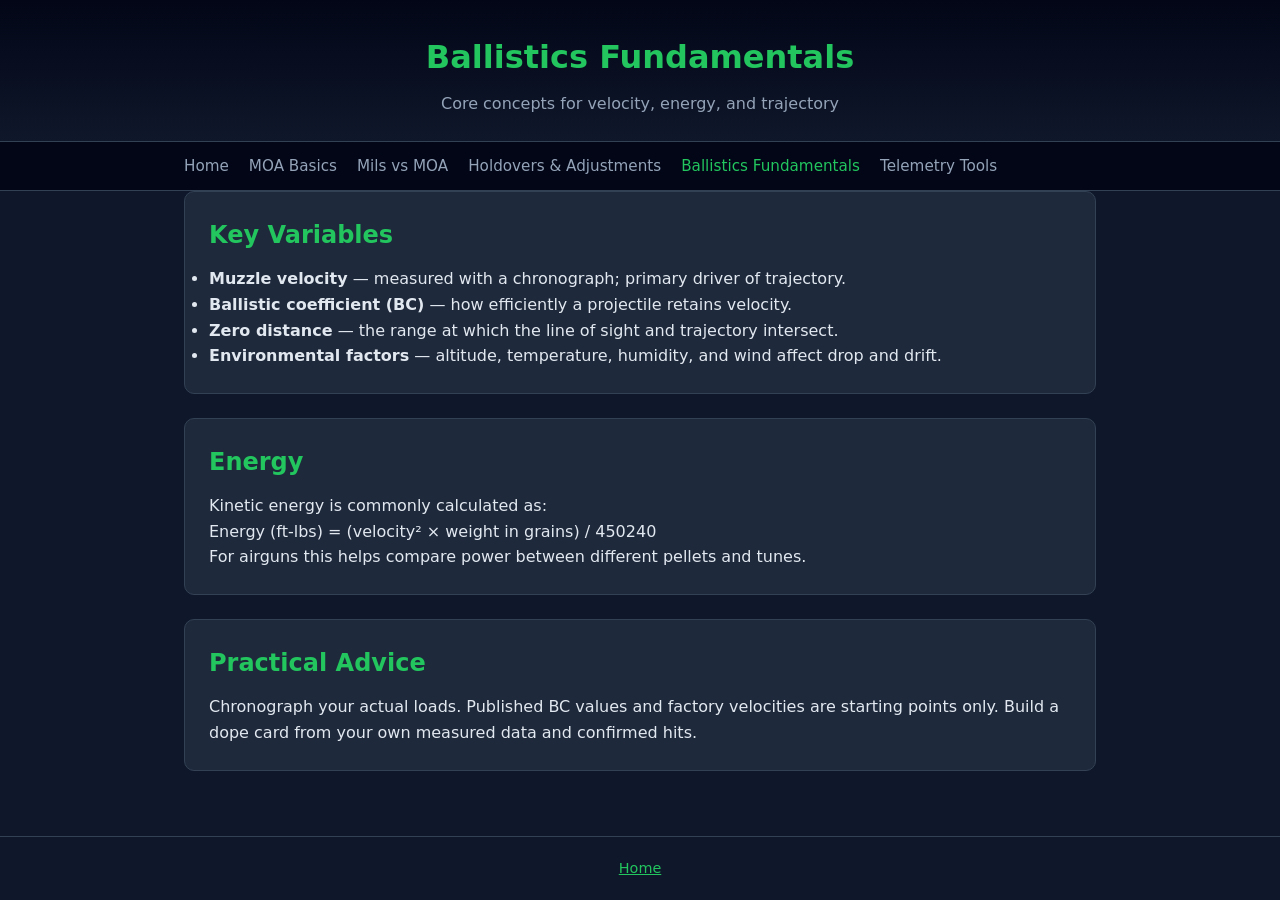
<file: ballistics.html>
<!DOCTYPE html>
<html lang="en">
<head>
  <meta charset="UTF-8">
  <meta name="viewport" content="width=device-width, initial-scale=1.0">
  <title>Ballistics Fundamentals — Airgun Online Telemetry</title>
  <link rel="stylesheet" href="styles.css">
</head>
<body>
  <header>
    <div class="container">
      <h1>Ballistics Fundamentals</h1>
      <p>Core concepts for velocity, energy, and trajectory</p>
    </div>
  </header>
  <nav>
    <div class="container">
      <a href="index.html">Home</a>
      <a href="moa-basics.html">MOA Basics</a>
      <a href="mils-vs-moa.html">Mils vs MOA</a>
      <a href="holdovers.html">Holdovers &amp; Adjustments</a>
      <a href="ballistics.html" class="active">Ballistics Fundamentals</a>
      <a href="telemetry.html">Telemetry Tools</a>
    </div>
  </nav>
  <main class="container">
    <section class="card">
      <h2>Key Variables</h2>
      <ul>
        <li><strong>Muzzle velocity</strong> — measured with a chronograph; primary driver of trajectory.</li>
        <li><strong>Ballistic coefficient (BC)</strong> — how efficiently a projectile retains velocity.</li>
        <li><strong>Zero distance</strong> — the range at which the line of sight and trajectory intersect.</li>
        <li><strong>Environmental factors</strong> — altitude, temperature, humidity, and wind affect drop and drift.</li>
      </ul>
    </section>
    <section class="card">
      <h2>Energy</h2>
      <p>Kinetic energy is commonly calculated as:</p>
      <p>Energy (ft-lbs) = (velocity² × weight in grains) / 450240</p>
      <p>For airguns this helps compare power between different pellets and tunes.</p>
    </section>
    <section class="card">
      <h2>Practical Advice</h2>
      <p>Chronograph your actual loads. Published BC values and factory velocities are starting points only. Build a dope card from your own measured data and confirmed hits.</p>
    </section>
  </main>
  <footer><div class="container"><a href="index.html">Home</a></div></footer>
</body>
</html>
</file>
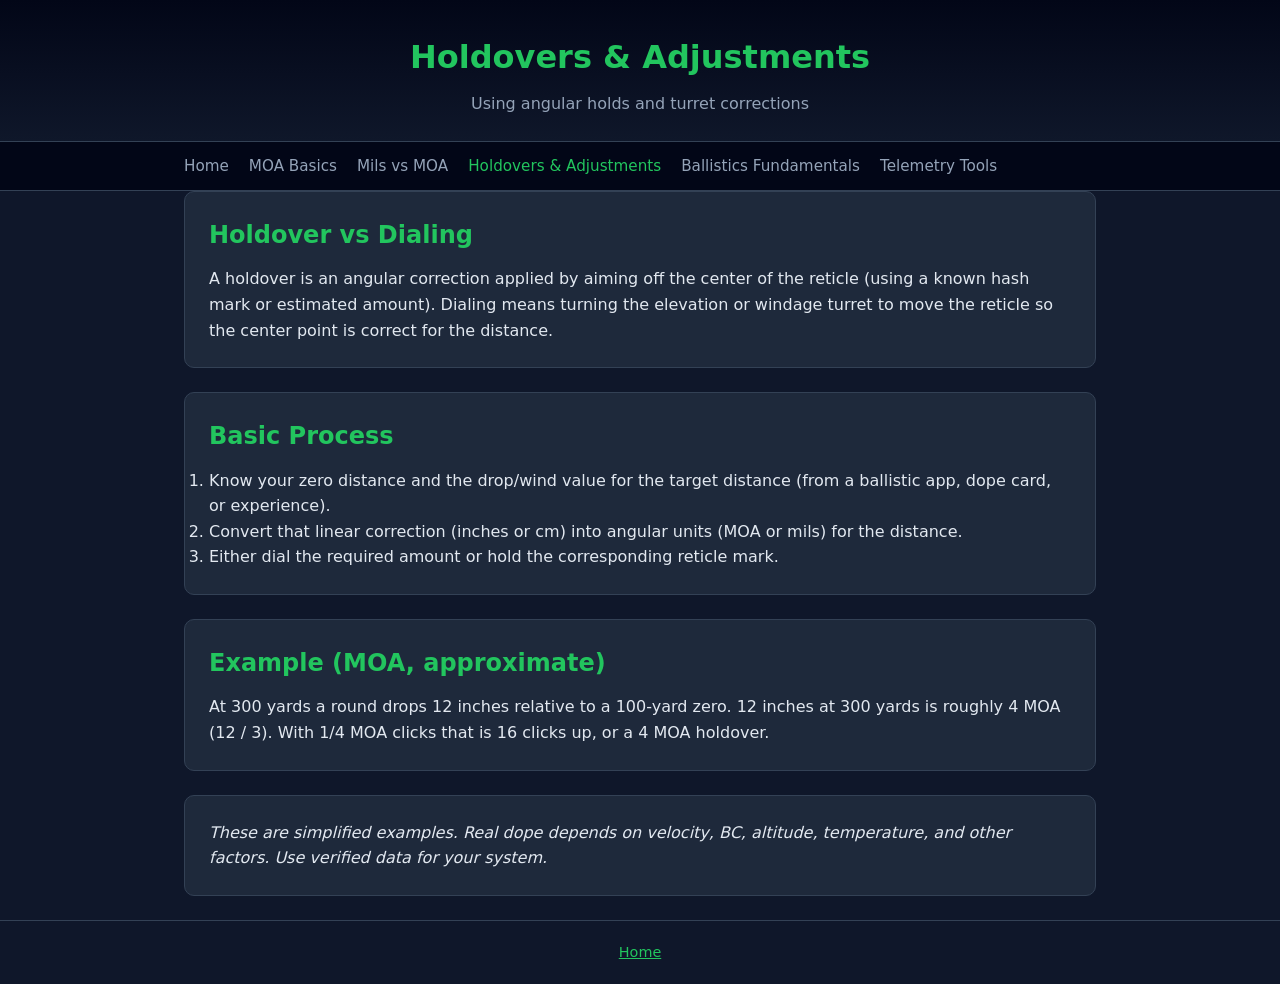
<file: holdovers.html>
<!DOCTYPE html>
<html lang="en">
<head>
  <meta charset="UTF-8">
  <meta name="viewport" content="width=device-width, initial-scale=1.0">
  <title>Holdovers &amp; Adjustments — Airgun Online Telemetry</title>
  <link rel="stylesheet" href="styles.css">
</head>
<body>
  <header>
    <div class="container">
      <h1>Holdovers &amp; Adjustments</h1>
      <p>Using angular holds and turret corrections</p>
    </div>
  </header>
  <nav>
    <div class="container">
      <a href="index.html">Home</a>
      <a href="moa-basics.html">MOA Basics</a>
      <a href="mils-vs-moa.html">Mils vs MOA</a>
      <a href="holdovers.html" class="active">Holdovers &amp; Adjustments</a>
      <a href="ballistics.html">Ballistics Fundamentals</a>
      <a href="telemetry.html">Telemetry Tools</a>
    </div>
  </nav>
  <main class="container">
    <section class="card">
      <h2>Holdover vs Dialing</h2>
      <p>A holdover is an angular correction applied by aiming off the center of the reticle (using a known hash mark or estimated amount). Dialing means turning the elevation or windage turret to move the reticle so the center point is correct for the distance.</p>
    </section>
    <section class="card">
      <h2>Basic Process</h2>
      <ol>
        <li>Know your zero distance and the drop/wind value for the target distance (from a ballistic app, dope card, or experience).</li>
        <li>Convert that linear correction (inches or cm) into angular units (MOA or mils) for the distance.</li>
        <li>Either dial the required amount or hold the corresponding reticle mark.</li>
      </ol>
    </section>
    <section class="card">
      <h2>Example (MOA, approximate)</h2>
      <p>At 300 yards a round drops 12 inches relative to a 100-yard zero. 12 inches at 300 yards is roughly 4 MOA (12 / 3). With 1/4 MOA clicks that is 16 clicks up, or a 4 MOA holdover.</p>
    </section>
    <section class="card">
      <p><em>These are simplified examples. Real dope depends on velocity, BC, altitude, temperature, and other factors. Use verified data for your system.</em></p>
    </section>
  </main>
  <footer><div class="container"><a href="index.html">Home</a></div></footer>
</body>
</html>
</file>
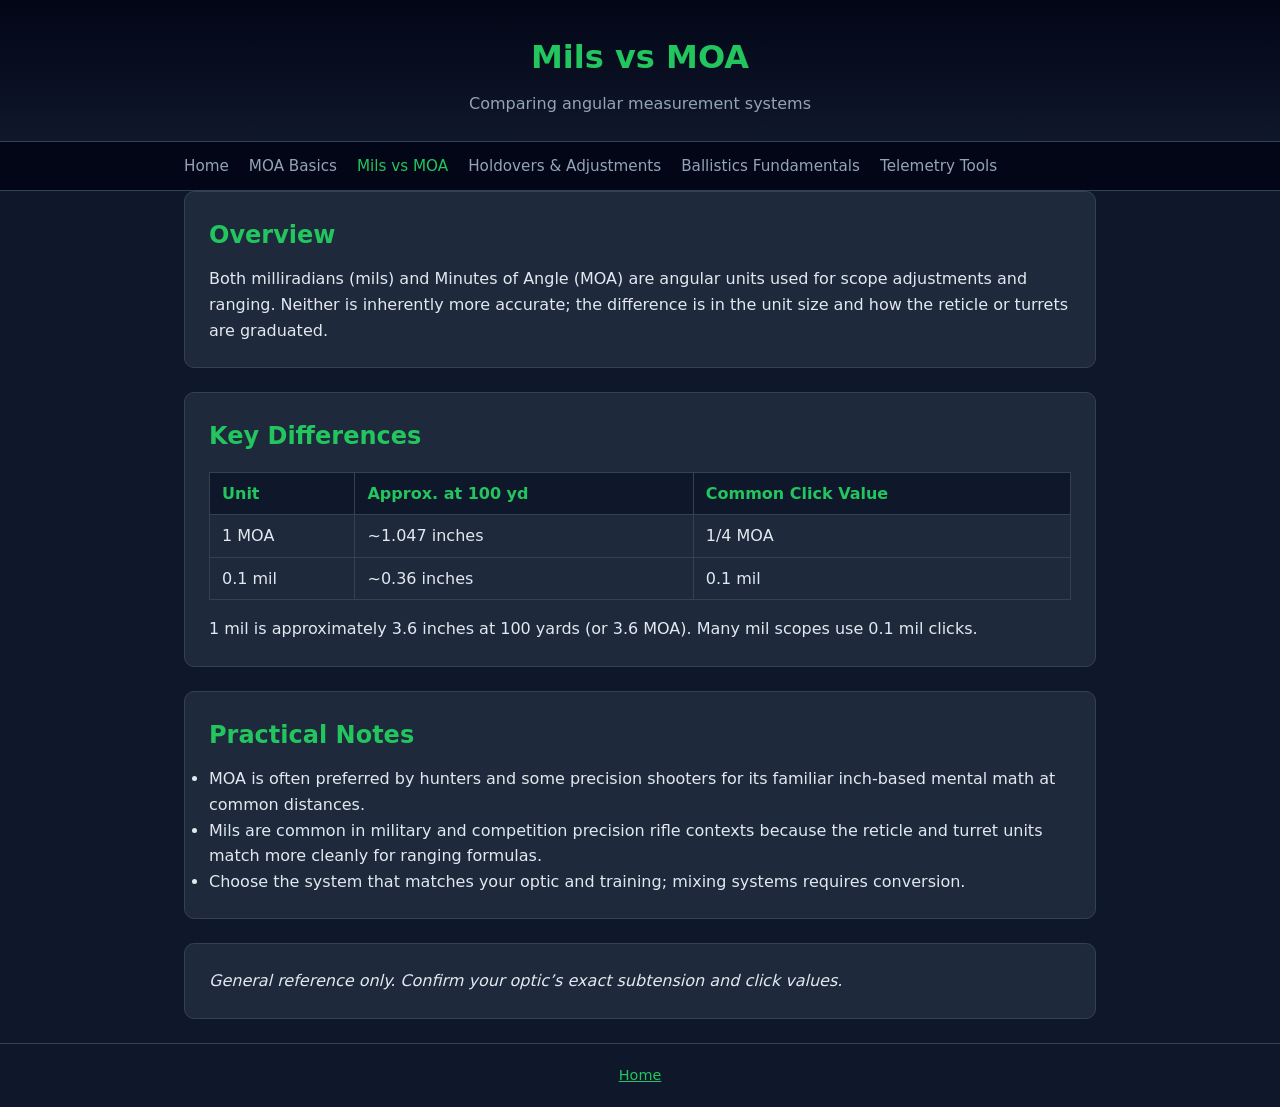
<file: mils-vs-moa.html>
<!DOCTYPE html>
<html lang="en">
<head>
  <meta charset="UTF-8">
  <meta name="viewport" content="width=device-width, initial-scale=1.0">
  <title>Mils vs MOA — Airgun Online Telemetry</title>
  <link rel="stylesheet" href="styles.css">
</head>
<body>
  <header>
    <div class="container">
      <h1>Mils vs MOA</h1>
      <p>Comparing angular measurement systems</p>
    </div>
  </header>
  <nav>
    <div class="container">
      <a href="index.html">Home</a>
      <a href="moa-basics.html">MOA Basics</a>
      <a href="mils-vs-moa.html" class="active">Mils vs MOA</a>
      <a href="holdovers.html">Holdovers &amp; Adjustments</a>
      <a href="ballistics.html">Ballistics Fundamentals</a>
      <a href="telemetry.html">Telemetry Tools</a>
    </div>
  </nav>
  <main class="container">
    <section class="card">
      <h2>Overview</h2>
      <p>Both milliradians (mils) and Minutes of Angle (MOA) are angular units used for scope adjustments and ranging. Neither is inherently more accurate; the difference is in the unit size and how the reticle or turrets are graduated.</p>
    </section>
    <section class="card">
      <h2>Key Differences</h2>
      <table>
        <tr><th>Unit</th><th>Approx. at 100 yd</th><th>Common Click Value</th></tr>
        <tr><td>1 MOA</td><td>~1.047 inches</td><td>1/4 MOA</td></tr>
        <tr><td>0.1 mil</td><td>~0.36 inches</td><td>0.1 mil</td></tr>
      </table>
      <p>1 mil is approximately 3.6 inches at 100 yards (or 3.6 MOA). Many mil scopes use 0.1 mil clicks.</p>
    </section>
    <section class="card">
      <h2>Practical Notes</h2>
      <ul>
        <li>MOA is often preferred by hunters and some precision shooters for its familiar inch-based mental math at common distances.</li>
        <li>Mils are common in military and competition precision rifle contexts because the reticle and turret units match more cleanly for ranging formulas.</li>
        <li>Choose the system that matches your optic and training; mixing systems requires conversion.</li>
      </ul>
    </section>
    <section class="card">
      <p><em>General reference only. Confirm your optic’s exact subtension and click values.</em></p>
    </section>
  </main>
  <footer><div class="container"><a href="index.html">Home</a></div></footer>
</body>
</html>
</file>
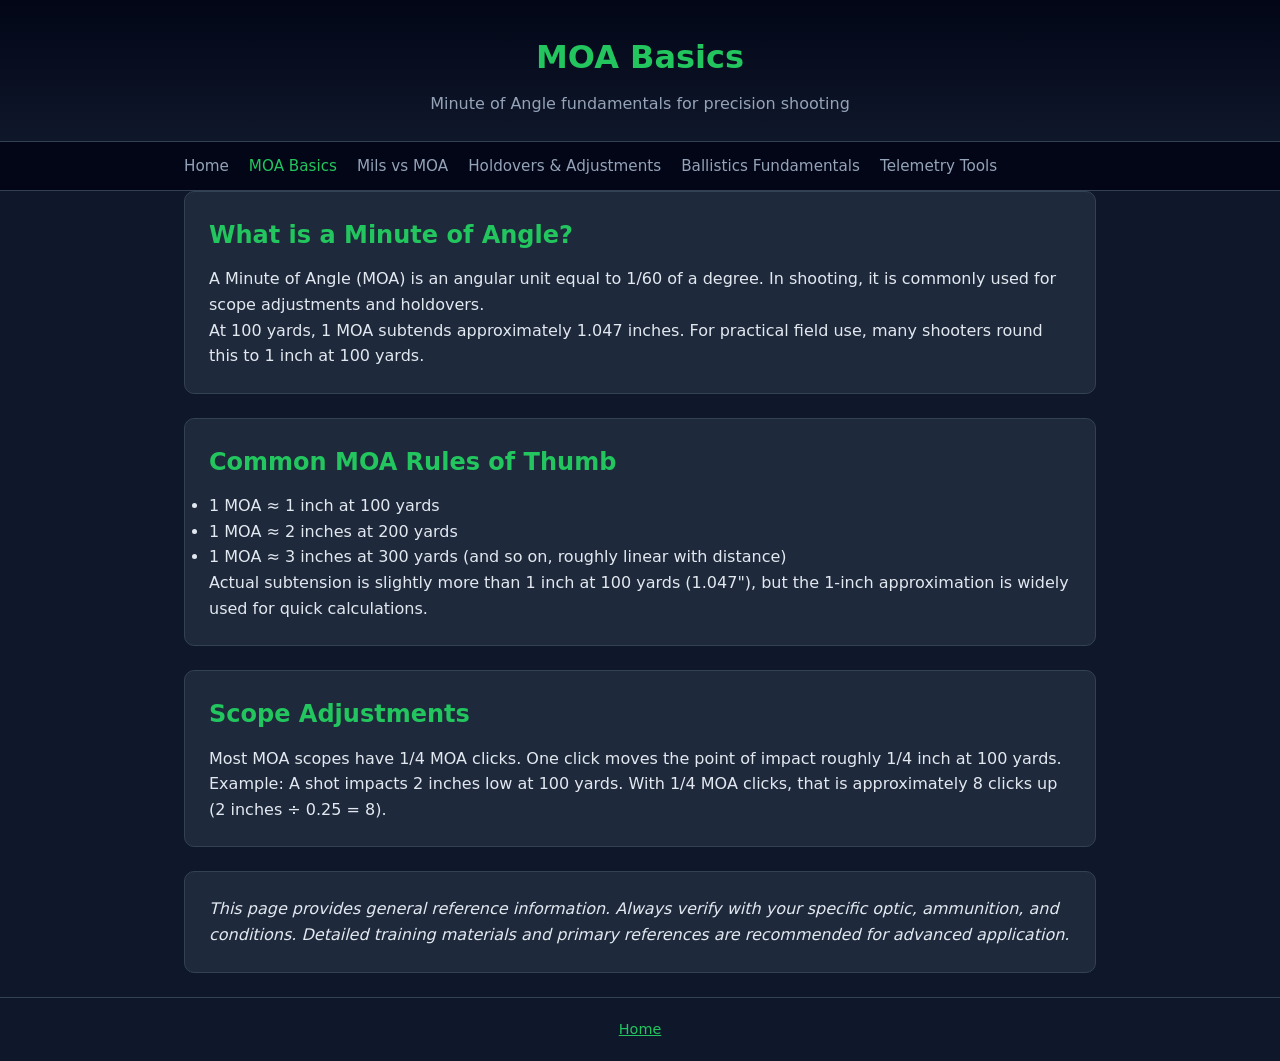
<file: moa-basics.html>
<!DOCTYPE html>
<html lang="en">
<head>
  <meta charset="UTF-8">
  <meta name="viewport" content="width=device-width, initial-scale=1.0">
  <title>MOA Basics — Airgun Online Telemetry</title>
  <link rel="stylesheet" href="styles.css">
</head>
<body>
  <header>
    <div class="container">
      <h1>MOA Basics</h1>
      <p>Minute of Angle fundamentals for precision shooting</p>
    </div>
  </header>
  <nav>
    <div class="container">
      <a href="index.html">Home</a>
      <a href="moa-basics.html" class="active">MOA Basics</a>
      <a href="mils-vs-moa.html">Mils vs MOA</a>
      <a href="holdovers.html">Holdovers &amp; Adjustments</a>
      <a href="ballistics.html">Ballistics Fundamentals</a>
      <a href="telemetry.html">Telemetry Tools</a>
    </div>
  </nav>
  <main class="container">
    <section class="card">
      <h2>What is a Minute of Angle?</h2>
      <p>A Minute of Angle (MOA) is an angular unit equal to 1/60 of a degree. In shooting, it is commonly used for scope adjustments and holdovers.</p>
      <p>At 100 yards, 1 MOA subtends approximately 1.047 inches. For practical field use, many shooters round this to 1 inch at 100 yards.</p>
    </section>
    <section class="card">
      <h2>Common MOA Rules of Thumb</h2>
      <ul>
        <li>1 MOA ≈ 1 inch at 100 yards</li>
        <li>1 MOA ≈ 2 inches at 200 yards</li>
        <li>1 MOA ≈ 3 inches at 300 yards (and so on, roughly linear with distance)</li>
      </ul>
      <p>Actual subtension is slightly more than 1 inch at 100 yards (1.047"), but the 1-inch approximation is widely used for quick calculations.</p>
    </section>
    <section class="card">
      <h2>Scope Adjustments</h2>
      <p>Most MOA scopes have 1/4 MOA clicks. One click moves the point of impact roughly 1/4 inch at 100 yards.</p>
      <p>Example: A shot impacts 2 inches low at 100 yards. With 1/4 MOA clicks, that is approximately 8 clicks up (2 inches ÷ 0.25 = 8).</p>
    </section>
    <section class="card">
      <p><em>This page provides general reference information. Always verify with your specific optic, ammunition, and conditions. Detailed training materials and primary references are recommended for advanced application.</em></p>
    </section>
  </main>
  <footer><div class="container"><a href="index.html">Home</a></div></footer>
</body>
</html>
</file>
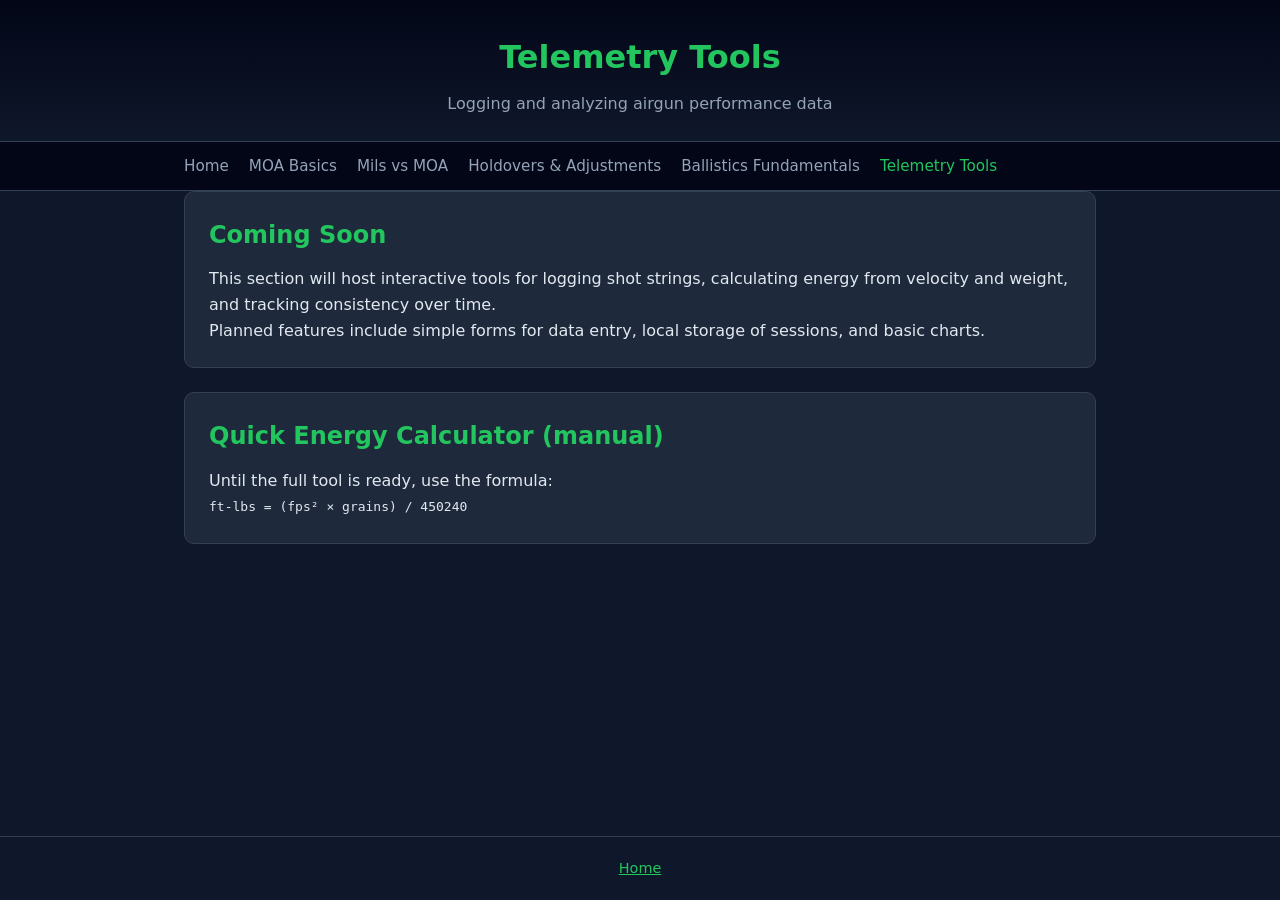
<file: telemetry.html>
<!DOCTYPE html>
<html lang="en">
<head>
  <meta charset="UTF-8">
  <meta name="viewport" content="width=device-width, initial-scale=1.0">
  <title>Telemetry Tools — Airgun Online Telemetry</title>
  <link rel="stylesheet" href="styles.css">
</head>
<body>
  <header>
    <div class="container">
      <h1>Telemetry Tools</h1>
      <p>Logging and analyzing airgun performance data</p>
    </div>
  </header>
  <nav>
    <div class="container">
      <a href="index.html">Home</a>
      <a href="moa-basics.html">MOA Basics</a>
      <a href="mils-vs-moa.html">Mils vs MOA</a>
      <a href="holdovers.html">Holdovers &amp; Adjustments</a>
      <a href="ballistics.html">Ballistics Fundamentals</a>
      <a href="telemetry.html" class="active">Telemetry Tools</a>
    </div>
  </nav>
  <main class="container">
    <section class="card">
      <h2>Coming Soon</h2>
      <p>This section will host interactive tools for logging shot strings, calculating energy from velocity and weight, and tracking consistency over time.</p>
      <p>Planned features include simple forms for data entry, local storage of sessions, and basic charts.</p>
    </section>
    <section class="card">
      <h2>Quick Energy Calculator (manual)</h2>
      <p>Until the full tool is ready, use the formula:</p>
      <p><code>ft-lbs = (fps² × grains) / 450240</code></p>
    </section>
  </main>
  <footer><div class="container"><a href="index.html">Home</a></div></footer>
</body>
</html>
</file>
<file: styles.css>
:root {
  --bg: #0f172a;
  --card: #1e293b;
  --text: #e2e8f0;
  --accent: #22c55e;
  --muted: #94a3b8;
  --border: #334155;
}
* { box-sizing: border-box; margin: 0; padding: 0; }
body {
  font-family: system-ui, -apple-system, Segoe UI, Roboto, sans-serif;
  background: var(--bg);
  color: var(--text);
  line-height: 1.6;
  min-height: 100vh;
  display: flex;
  flex-direction: column;
}
.container { max-width: 960px; margin: 0 auto; padding: 0 1.5rem; }
header {
  background: linear-gradient(180deg, #020617, var(--bg));
  padding: 2rem 0 1.5rem;
  text-align: center;
  border-bottom: 1px solid var(--border);
}
header h1 { font-size: 2rem; color: var(--accent); }
header p { color: var(--muted); margin-top: 0.5rem; }
nav {
  background: #020617;
  border-bottom: 1px solid var(--border);
  padding: 0.75rem 0;
}
nav .container { display: flex; gap: 1.25rem; flex-wrap: wrap; }
nav a {
  color: var(--muted);
  text-decoration: none;
  font-size: 0.95rem;
}
nav a:hover, nav a.active { color: var(--accent); }
main { flex: 1; padding: 2rem 0; }
.card {
  background: var(--card);
  border: 1px solid var(--border);
  border-radius: 10px;
  padding: 1.5rem;
  margin-bottom: 1.5rem;
}
.card h2 { color: var(--accent); margin-bottom: 0.75rem; }
.grid {
  display: grid;
  grid-template-columns: repeat(auto-fit, minmax(200px, 1fr));
  gap: 1rem;
  margin-top: 1rem;
}
.feature {
  background: #0f172a;
  padding: 1rem;
  border-radius: 8px;
  border: 1px solid var(--border);
}
.feature strong { color: var(--accent); display: block; margin-bottom: 0.35rem; }
table {
  width: 100%;
  border-collapse: collapse;
  margin: 1rem 0;
}
th, td {
  border: 1px solid var(--border);
  padding: 0.5rem 0.75rem;
  text-align: left;
}
th { background: #0f172a; color: var(--accent); }
footer {
  text-align: center;
  padding: 1.25rem;
  color: var(--muted);
  border-top: 1px solid var(--border);
  font-size: 0.9rem;
}
a { color: var(--accent); }
</file>
